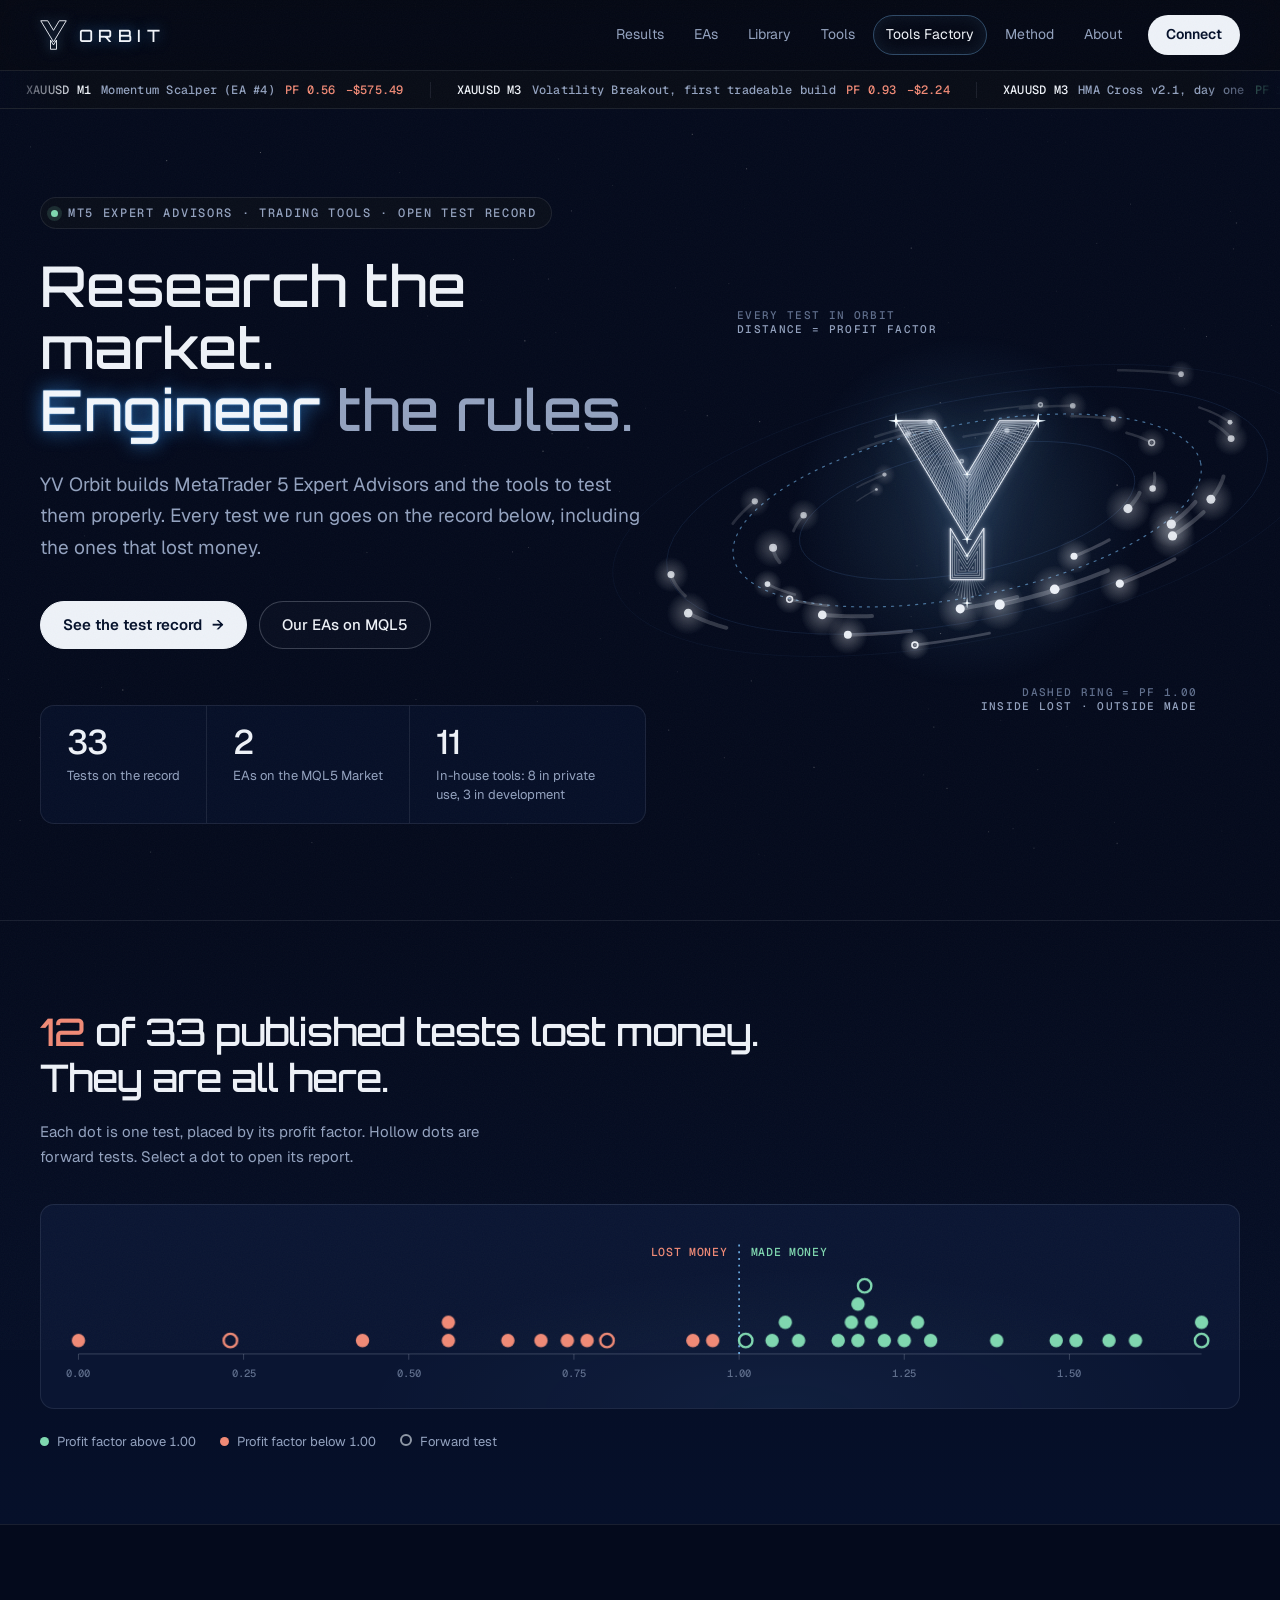
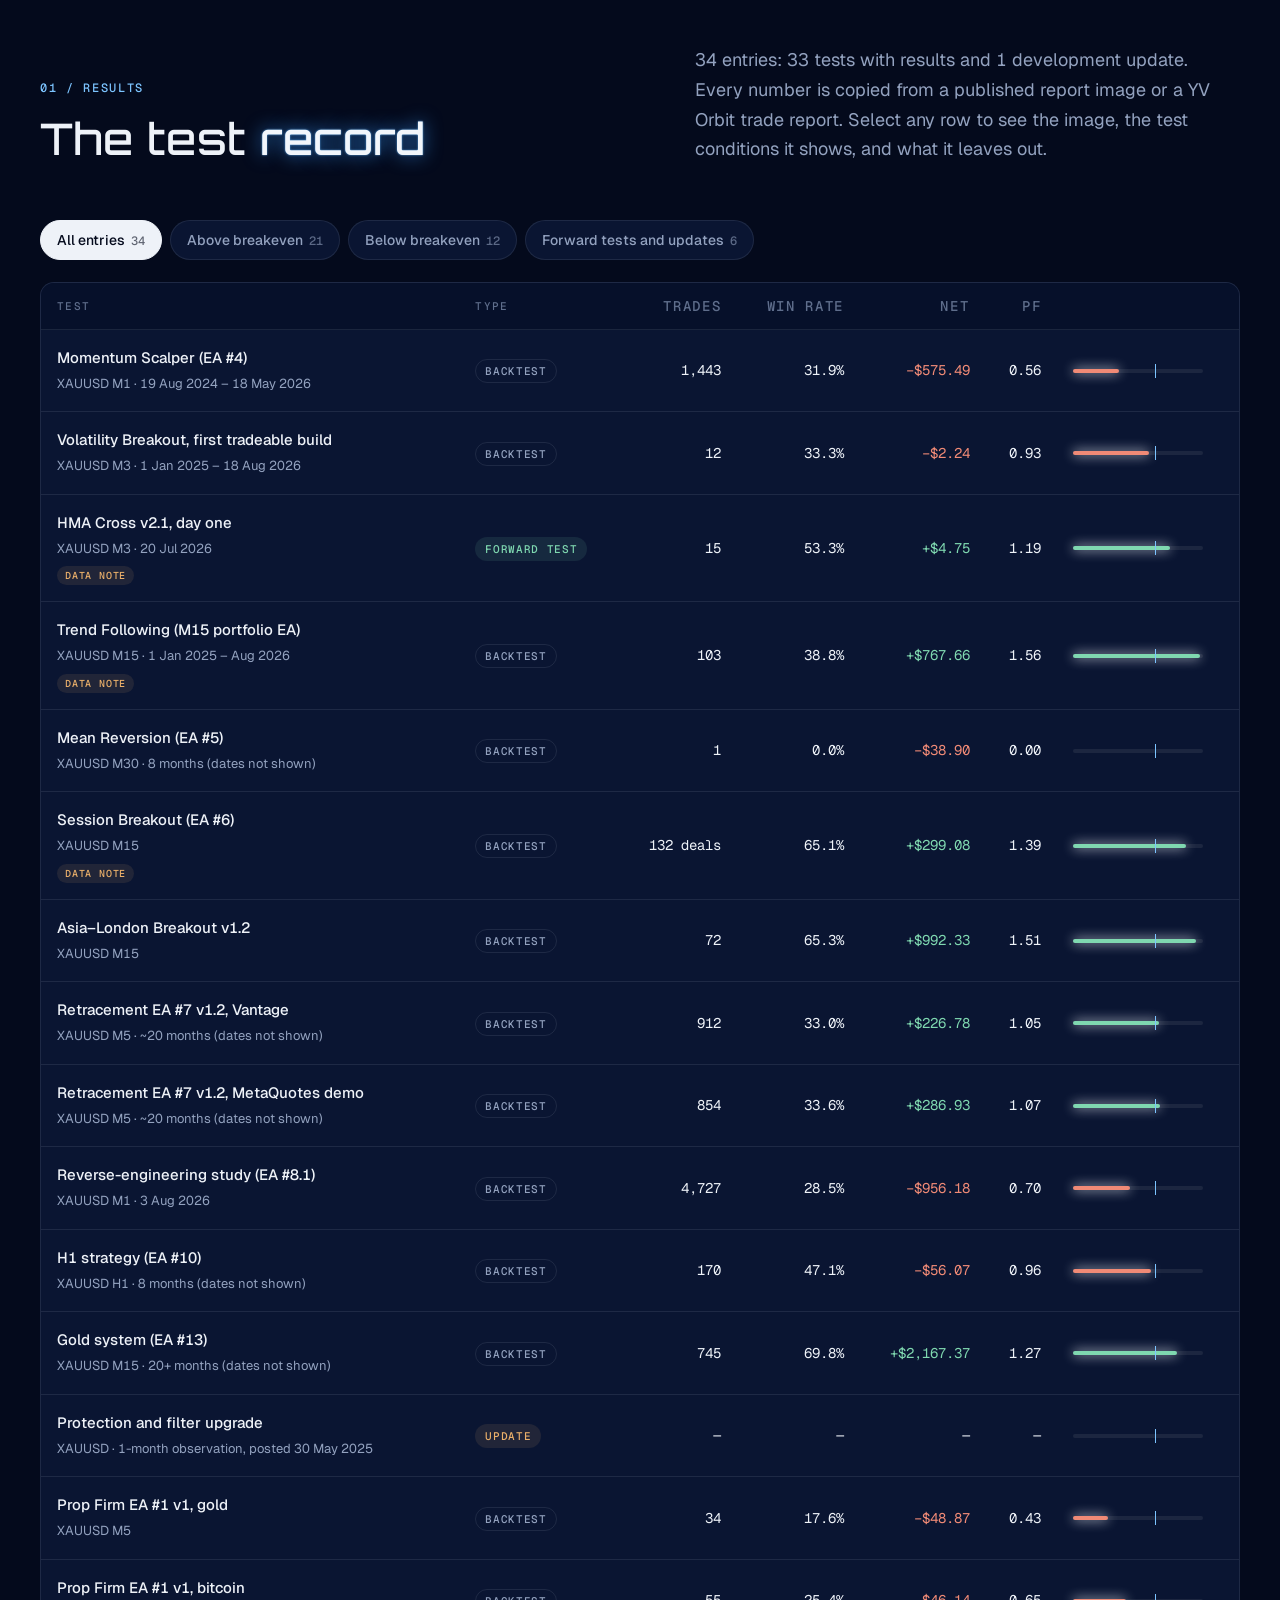
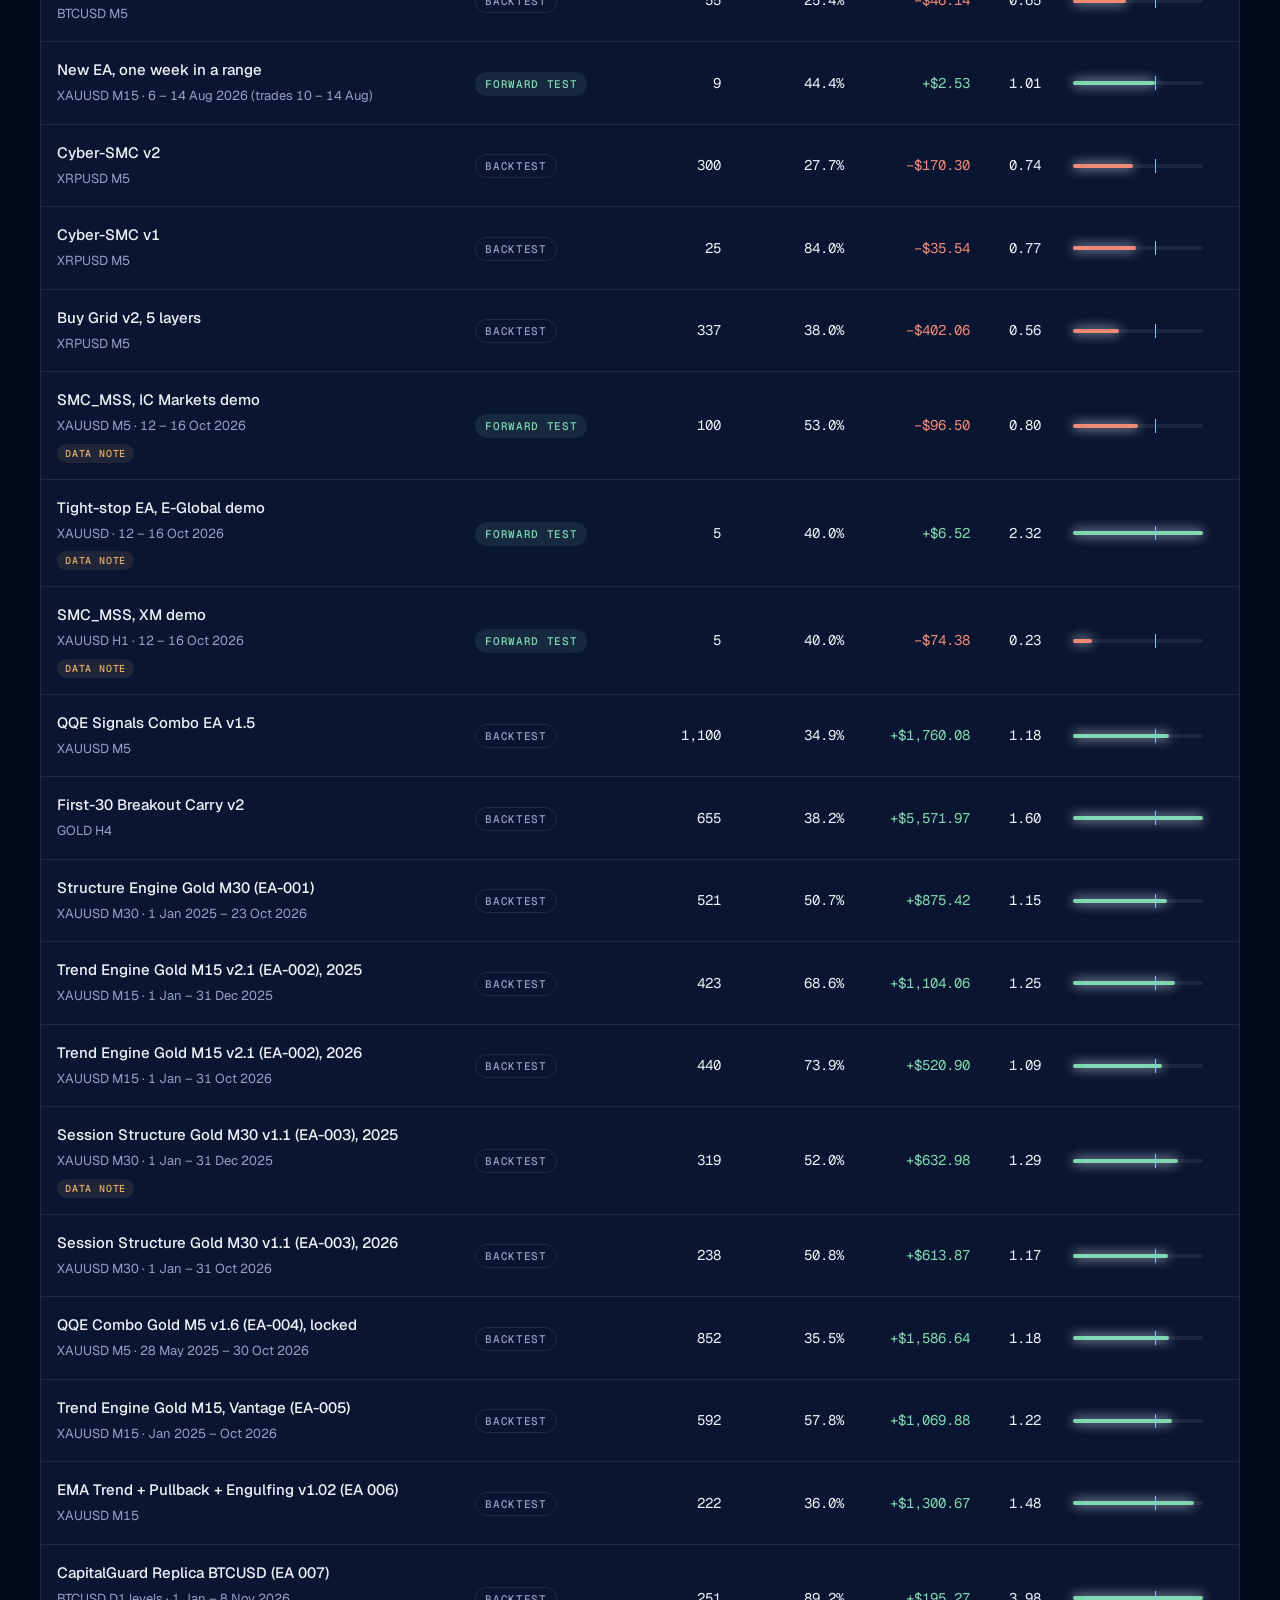
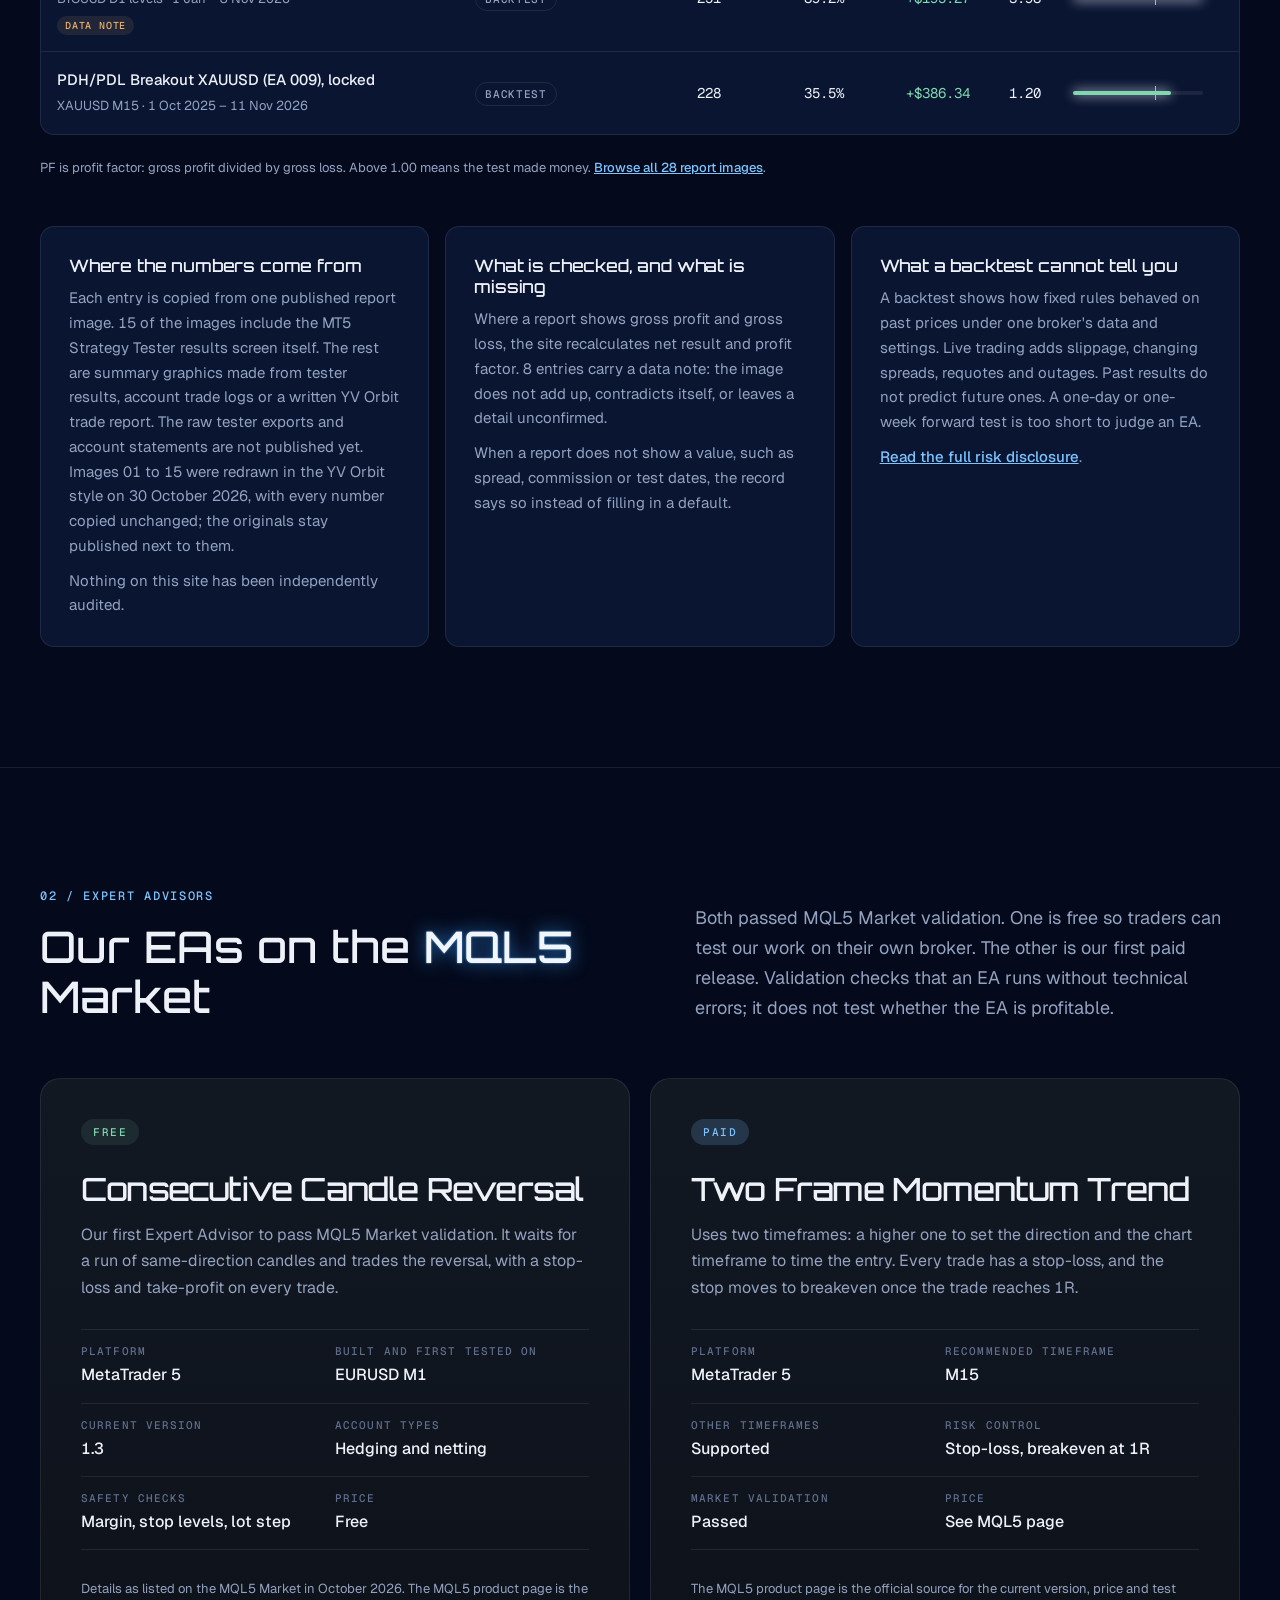
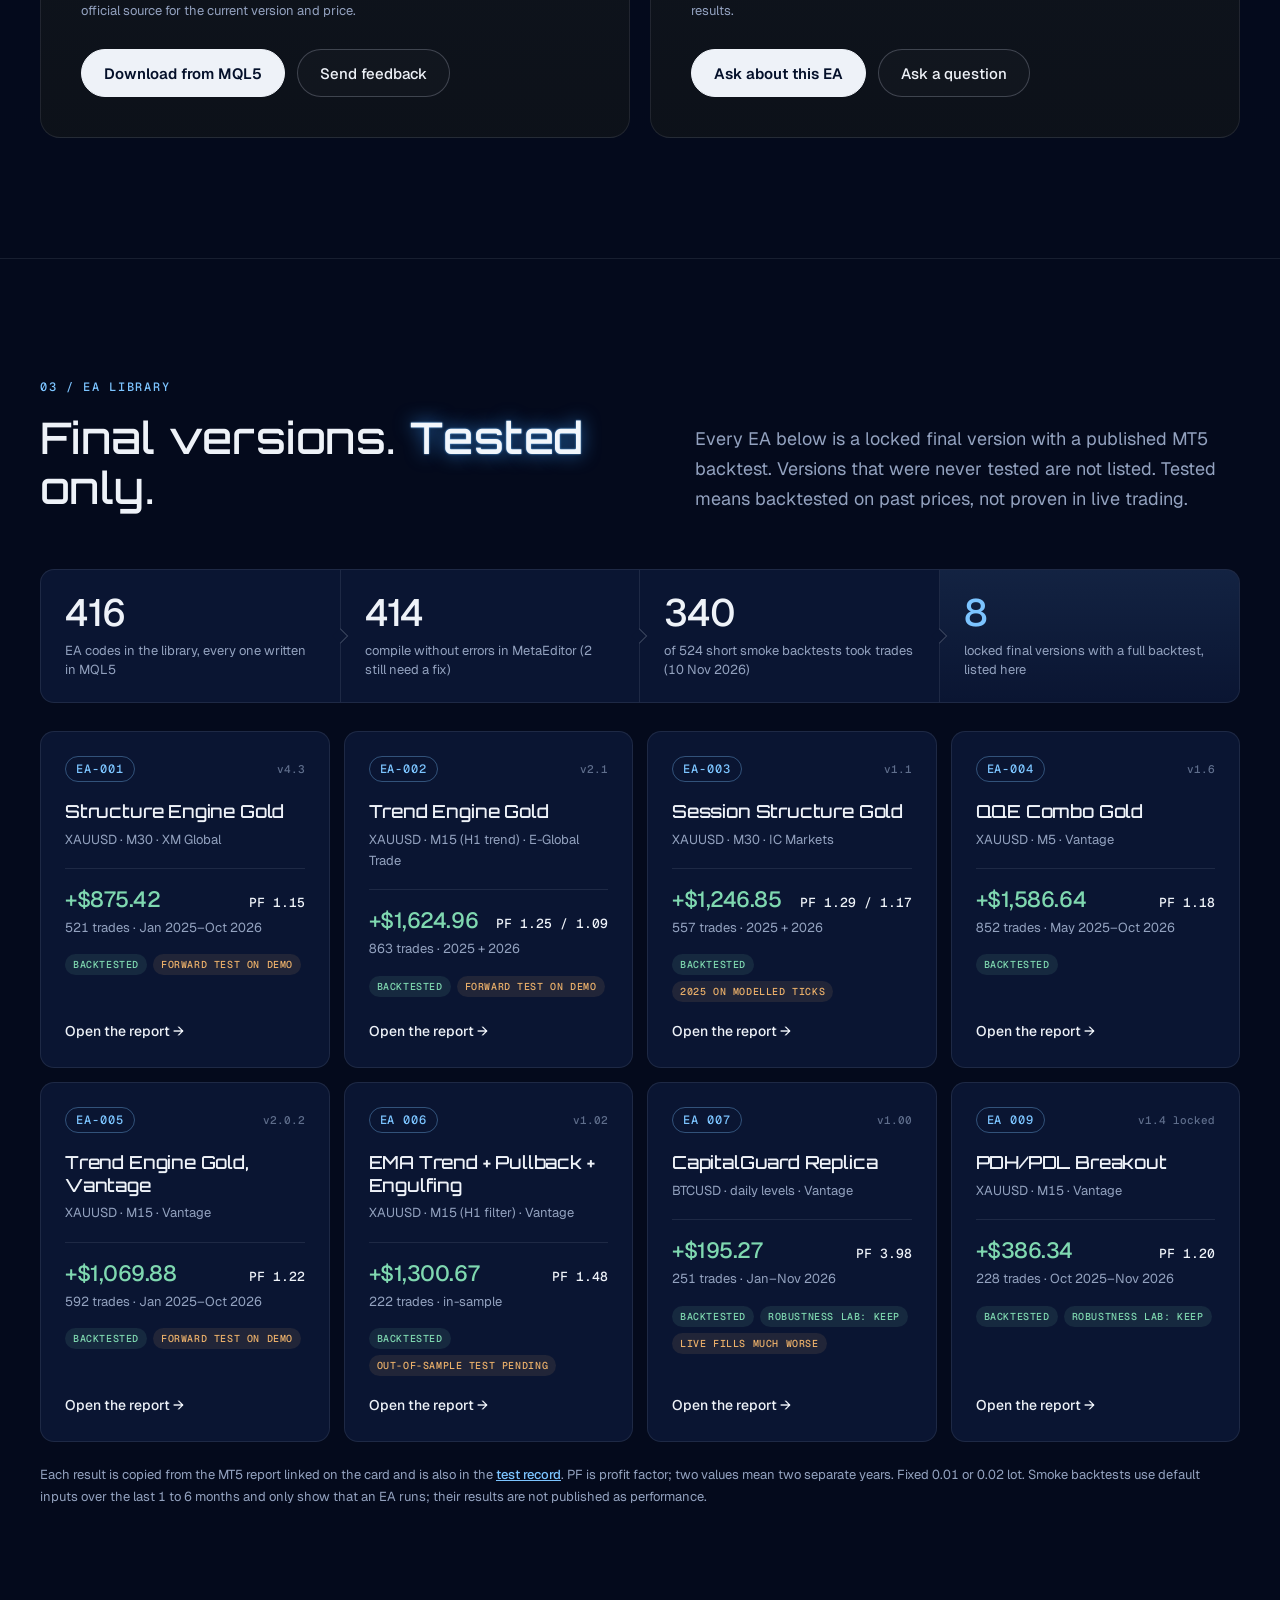
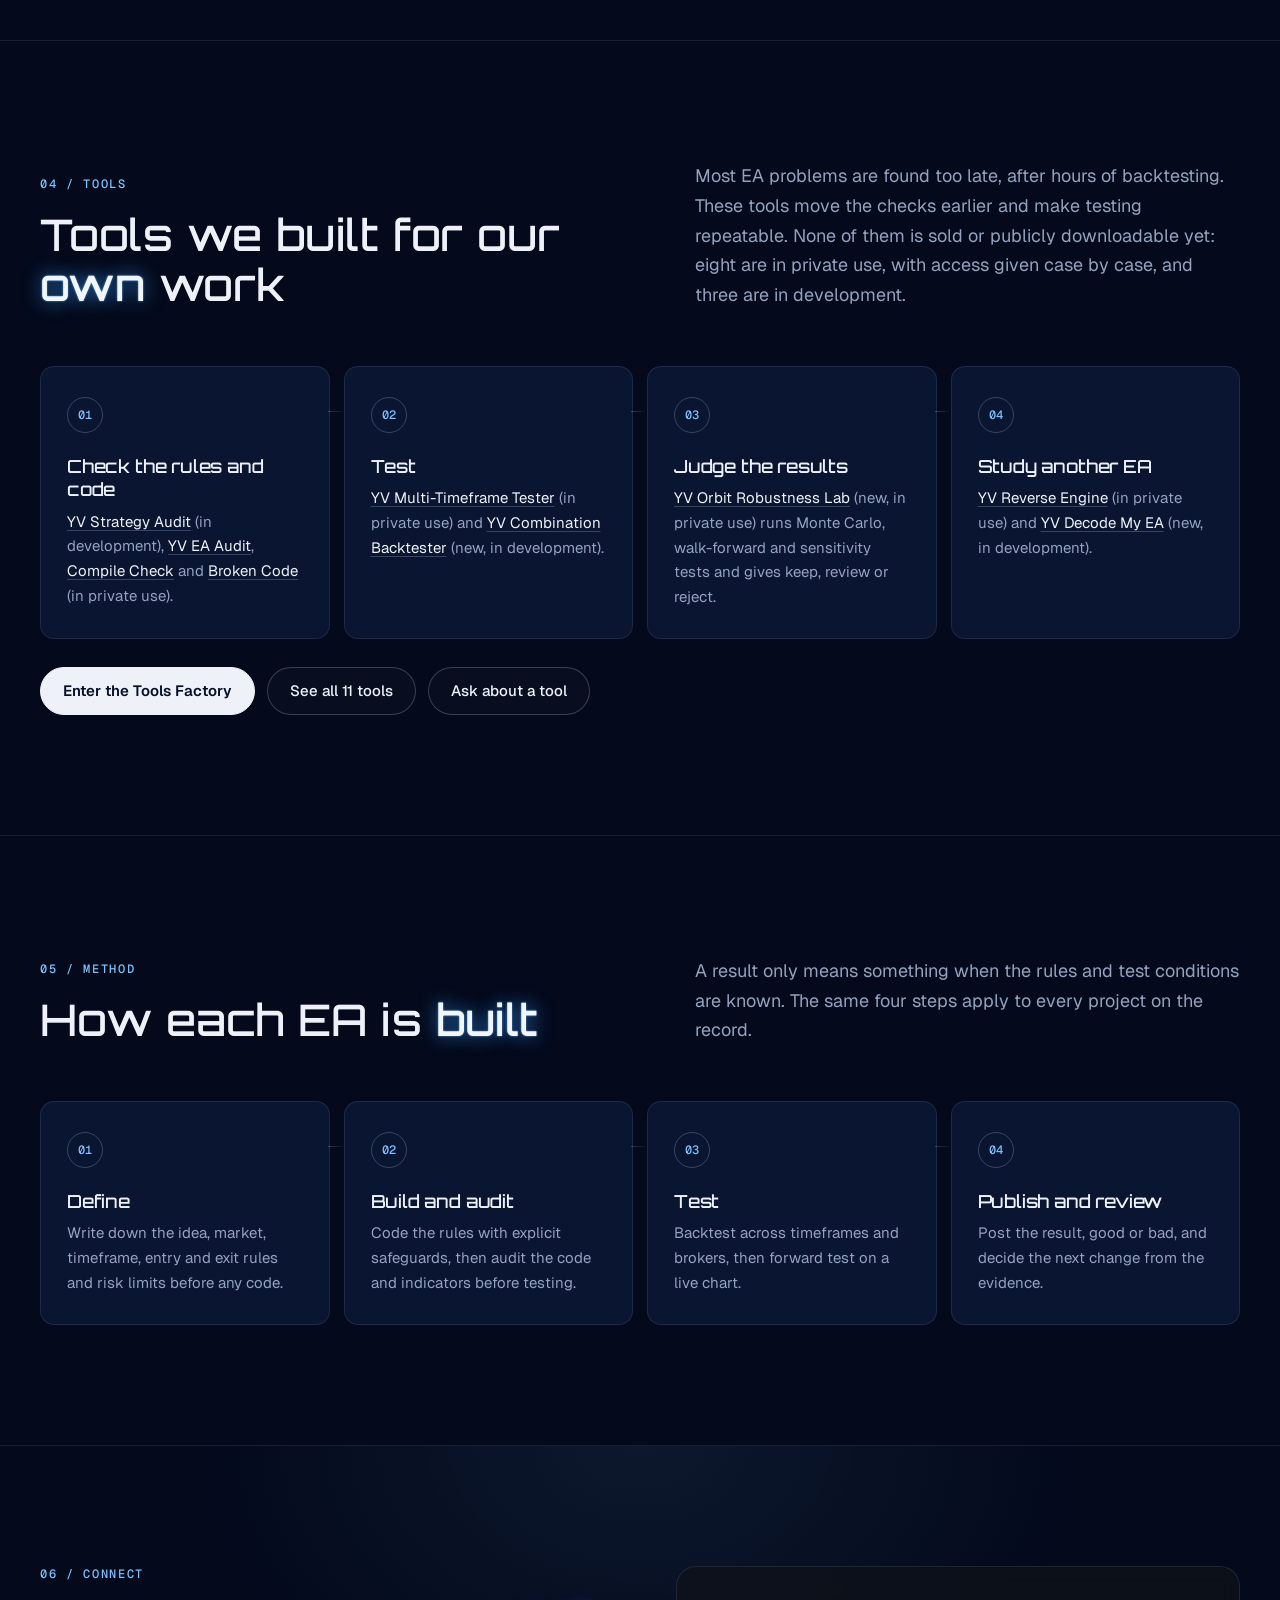
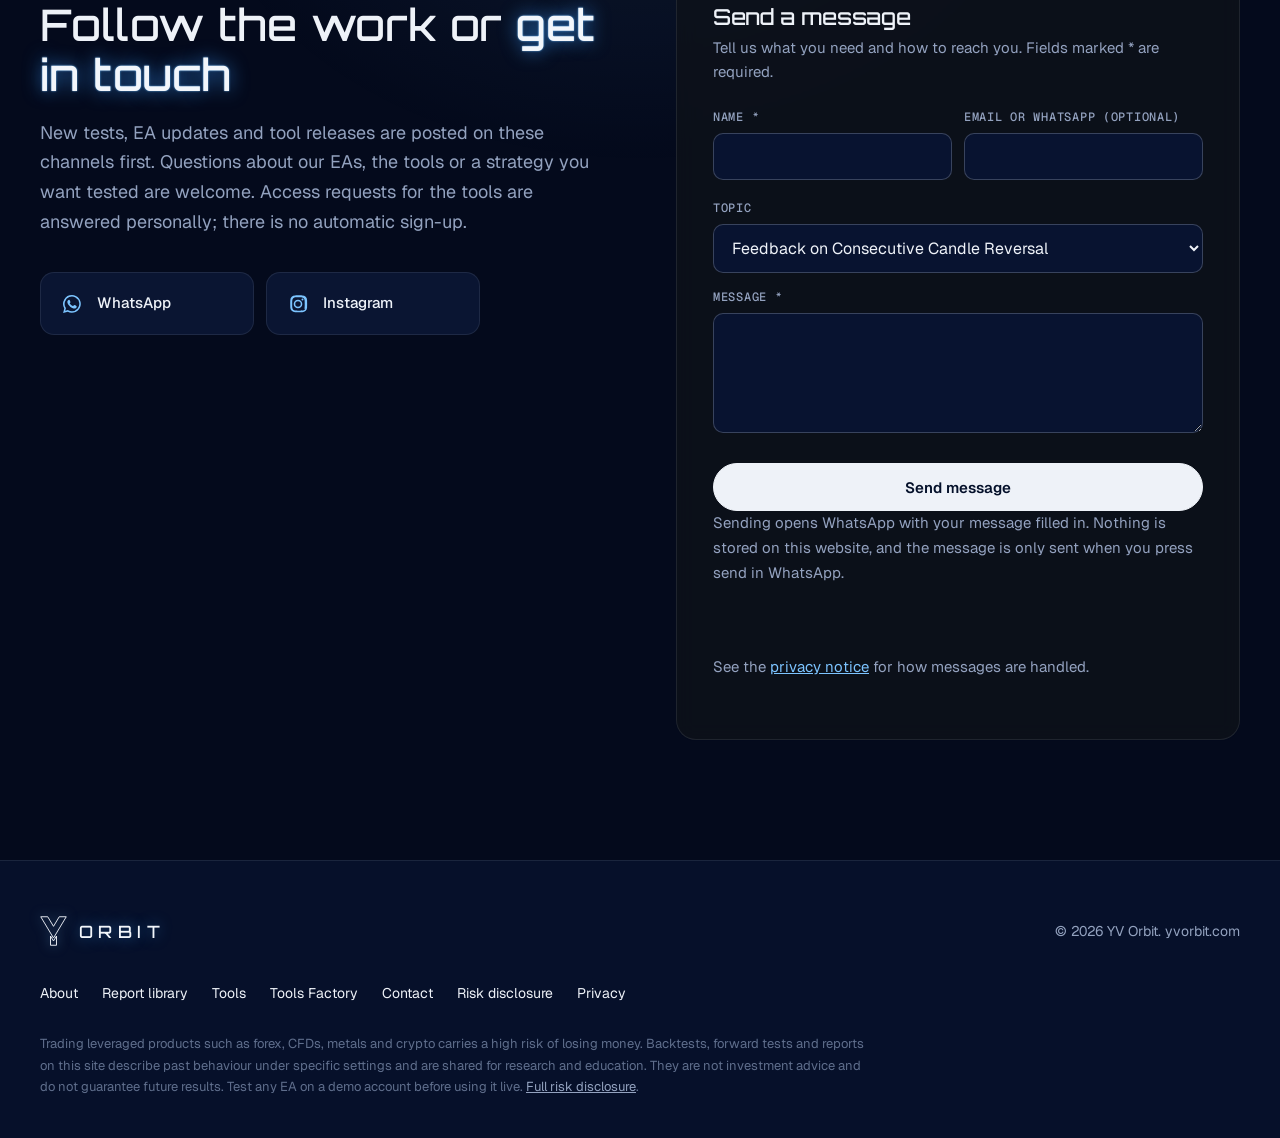
<file: index.html>
<!doctype html>
<html lang="en">
<head>
<meta charset="utf-8">
<meta name="viewport" content="width=device-width, initial-scale=1">
<meta name="theme-color" content="#040A1C">
<meta name="color-scheme" content="dark">
<script>document.documentElement.className+=" js"</script>
<title>YV Orbit | MT5 Expert Advisors &amp; Trading Research</title>
<meta name="description" content="Explore MT5 Expert Advisors, transparent backtest reports and trading research tools from YV Orbit. Review test conditions and results before testing any EA.">
<meta name="robots" content="index,follow">
<meta name="author" content="Krunal Chavda, YV Orbit">
<link rel="canonical" href="https://www.yvorbit.com/">
<meta property="og:type" content="website">
<meta property="og:url" content="https://www.yvorbit.com/">
<meta property="og:title" content="YV Orbit | Research the market. Engineer the rules.">
<meta property="og:description" content="MT5 Expert Advisors, trading tools and an open test record, including the losses.">
<meta property="og:image" content="https://www.yvorbit.com/assets/brand/og-image-2026.jpg">
<meta property="og:image:width" content="1200">
<meta property="og:image:height" content="630">
<meta property="og:image:alt" content="YV Orbit logo with the line Research the market. Engineer the rules.">
<meta property="og:site_name" content="YV Orbit">
<meta name="twitter:card" content="summary_large_image">
<script type="application/ld+json">{"@context":"https://schema.org","@graph":[{"@type":"Organization","@id":"https://www.yvorbit.com/#org","name":"YV Orbit","alternateName":["YVOrbit","YV Quant Labs","yvorbit.com"],"url":"https://www.yvorbit.com/","logo":"https://www.yvorbit.com/assets/brand/favicon-512.png","slogan":"Tested. Not promised.","description":"YV Orbit is an independent algorithmic trading research project from Ahmedabad, India, founded by Krunal Chavda. It builds and tests MetaTrader 5 Expert Advisors, publishes every test result including losses, and runs an in-house Tools Factory of MT5 testing tools.","founder":{"@id":"https://www.yvorbit.com/#founder"},"address":{"@type":"PostalAddress","addressLocality":"Ahmedabad","addressRegion":"Gujarat","addressCountry":"IN"},"sameAs":["https://www.tradingview.com/u/chavdakrunal/","https://x.com/krunalchav777","https://www.instagram.com/krunalchav777/","https://www.threads.net/@krunalchav777","https://github.com/tradertools0/yvorbit","https://www.mql5.com/en/market/product/200698"]},{"@type":"Person","@id":"https://www.yvorbit.com/#founder","name":"Krunal Chavda","jobTitle":"Founder, MT5 Expert Advisor developer and trading researcher","worksFor":{"@id":"https://www.yvorbit.com/#org"},"address":{"@type":"PostalAddress","addressLocality":"Ahmedabad","addressRegion":"Gujarat","addressCountry":"IN"},"knowsAbout":["MetaTrader 5","MQL5","Expert Advisors","Algorithmic trading","Backtesting","Pine Script","Indian capital markets"],"url":"https://www.yvorbit.com/about.html","sameAs":["https://www.tradingview.com/u/chavdakrunal/","https://x.com/krunalchav777","https://www.instagram.com/krunalchav777/","https://www.threads.net/@krunalchav777","https://github.com/tradertools0/yvorbit"]},{"@type":"WebSite","@id":"https://www.yvorbit.com/#site","name":"YV Orbit","url":"https://www.yvorbit.com/","publisher":{"@id":"https://www.yvorbit.com/#org"}}]}</script>
<link rel="icon" href="assets/brand/favicon.ico" sizes="any">
<link rel="icon" type="image/svg+xml" href="assets/brand/favicon.svg">
<link rel="apple-touch-icon" href="assets/brand/apple-touch-icon.png">
<link rel="manifest" href="site.webmanifest">
<link rel="preconnect" href="https://fonts.googleapis.com">
<link rel="preconnect" href="https://fonts.gstatic.com" crossorigin>
<link href="https://fonts.googleapis.com/css2?family=Geist:wght@400;500;600&family=Geist+Mono:wght@400;500&family=Orbitron:wght@400;500;600&display=swap" rel="stylesheet">
<link rel="stylesheet" href="assets/site.css">
</head>
<body>
<a class="skip" href="#top">Skip to content</a>

<header class="site-header">
  <div class="wrap nav">
    <a class="logo" href="#top" aria-label="YV Orbit home"><svg class="logo-sym" viewBox="28 20 144 160" aria-hidden="true"><path d="M32 24H69.3L100 75.2L130.7 24H168L100 137.3Z"/><path d="M84 126.7L100 153.3L116 126.7V176H84Z"/></svg><span class="logo-word">ORBIT</span></a>
    <button class="menu-toggle" type="button" aria-expanded="false" aria-controls="main-nav"><svg class="i-open" viewBox="0 0 24 24" fill="none" stroke="currentColor" stroke-width="2" aria-hidden="true"><path d="M4 7h16M4 12h16M4 17h16"/></svg><svg class="i-close" viewBox="0 0 24 24" fill="none" stroke="currentColor" stroke-width="2" aria-hidden="true"><path d="M6 6l12 12M18 6L6 18"/></svg>Menu</button>
    <nav class="navlinks" id="main-nav" aria-label="Main">
      <a href="#results">Results</a>
      <a href="#ea">EAs</a>
      <a href="#library">Library</a>
      <a href="tools.html">Tools</a>
      <a class="is-factory" href="factory.html">Tools Factory</a>
      <a href="#method">Method</a>
      <a href="about.html">About</a>
      <a class="nav-cta" href="#connect">Connect</a>
    </nav>
  </div>
</header>

<div class="tape" data-tape aria-hidden="true"></div>

<main id="top" tabindex="-1">

  <!-- HERO -->
  <section class="hero">
    <canvas class="hero-canvas" aria-hidden="true"></canvas>
    <div class="wrap hero-grid">
      <div>
        <p class="kicker">MT5 Expert Advisors · Trading tools · Open test record</p>
        <h1>Research the market.<span class="line2"><em>Engineer</em> the rules.</span></h1>
        <p class="lede">YV Orbit builds MetaTrader 5 Expert Advisors and the tools to test them properly. Every test we run goes on the record below, including the ones that lost money.</p>
        <div class="actions">
          <a class="btn solid" href="#results">See the test record <span class="arr" aria-hidden="true">&rarr;</span></a>
          <a class="btn" href="#ea">Our EAs on MQL5</a>
        </div>
        <div class="hero-stats">
          <div><strong data-n-tests>23</strong>Tests on the record</div>
          <div><strong>2</strong>EAs on the MQL5 Market</div>
          <div><strong>11</strong>In-house tools: 8 in private use, 3 in development</div>
        </div>
      </div>
      <div class="hero-mark" aria-hidden="true">
        <img class="mark-holo" src="assets/brand/yv-holo-symbol.svg" alt="">
        <div class="hud tl">Every test in orbit<br><b>Distance = profit factor</b></div>
        <div class="hud br">Dashed ring = PF 1.00<br><b>inside lost · outside made</b></div>
      </div>
    </div>
  </section>

  <!-- RECORD STRIP (signature) -->
  <section class="record" aria-labelledby="record-title">
    <div class="wrap">
      <div class="record-top">
        <h2 id="record-title"><span data-n-loss>12</span> of <span data-n-tests>23</span> published tests lost money. They are all here.</h2>
        <p>Each dot is one test, placed by its profit factor. Hollow dots are forward tests. Select a dot to open its report.</p>
      </div>
      <div class="strip" data-strip><div class="tip" role="status"></div></div>
      <div class="legend">
        <span><i style="background:var(--pos)"></i>Profit factor above 1.00</span>
        <span><i style="background:var(--neg)"></i>Profit factor below 1.00</span>
        <span><i style="border:2.5px solid var(--d-muted);width:12px;height:12px"></i>Forward test</span>
      </div>
    </div>
  </section>

  <!-- RESULTS LEDGER -->
  <section class="block" id="results">
    <div class="wrap">
      <div class="block-head">
        <div><span class="eyebrow">01 / Results</span>
        <h2 class="display">The test <em>record</em></h2></div>
        <p class="lede"><span data-n-entries>24</span> entries: <span data-n-tests>23</span> tests with results and <span data-n-updates>1</span> development update. Every number is copied from a published report image or a YV Orbit trade report. Select any row to see the image, the test conditions it shows, and what it leaves out.</p>
      </div>

      <div class="filters" role="group" aria-label="Filter tests">
        <button class="filter" type="button" data-filter="all" aria-pressed="true">All entries<span class="count"></span></button>
        <button class="filter" type="button" data-filter="win" aria-pressed="false">Above breakeven<span class="count"></span></button>
        <button class="filter" type="button" data-filter="loss" aria-pressed="false">Below breakeven<span class="count"></span></button>
        <button class="filter" type="button" data-filter="forward" aria-pressed="false">Forward tests and updates<span class="count"></span></button>
      </div>

      <table class="ledger">
        <thead>
          <tr>
            <th scope="col">Test</th>
            <th scope="col">Type</th>
            <th scope="col" class="num hide-s">Trades</th>
            <th scope="col" class="num hide-m">Win rate</th>
            <th scope="col" class="num">Net</th>
            <th scope="col" class="num hide-s">PF</th>
            <th scope="col"><span class="sr-only">Profit factor bar, line marks 1.00</span></th>
          </tr>
        </thead>
        <tbody data-ledger></tbody>
      </table>
      <p class="ledger-empty" data-ledger-empty hidden>No entries match this filter.</p>

      <p class="fine ledger-note">PF is profit factor: gross profit divided by gross loss. Above 1.00 means the test made money. <a href="evidence.html">Browse all <span data-n-images>18</span> report images</a>.</p>

      <div class="read-guide" id="how-to-read">
        <div>
          <h3>Where the numbers come from</h3>
          <p>Each entry is copied from one published report image. <span data-n-tester>6</span> of the images include the MT5 Strategy Tester results screen itself. The rest are summary graphics made from tester results, account trade logs or a written YV Orbit trade report. The raw tester exports and account statements are not published yet. Images 01 to 15 were redrawn in the YV Orbit style on 30 October 2026, with every number copied unchanged; the originals stay published next to them.</p>
          <p>Nothing on this site has been independently audited.</p>
        </div>
        <div>
          <h3>What is checked, and what is missing</h3>
          <p>Where a report shows gross profit and gross loss, the site recalculates net result and profit factor. <span data-n-flag>6</span> entries carry a data note: the image does not add up, contradicts itself, or leaves a detail unconfirmed.</p>
          <p>When a report does not show a value, such as spread, commission or test dates, the record says so instead of filling in a default.</p>
        </div>
        <div>
          <h3>What a backtest cannot tell you</h3>
          <p>A backtest shows how fixed rules behaved on past prices under one broker's data and settings. Live trading adds slippage, changing spreads, requotes and outages. Past results do not predict future ones. A one-day or one-week forward test is too short to judge an EA.</p>
          <p><a href="risk.html">Read the full risk disclosure</a>.</p>
        </div>
      </div>
    </div>
  </section>

  <!-- EAs ON MQL5 -->
  <section class="block" id="ea">
    <div class="wrap">
      <div class="block-head">
        <div><span class="eyebrow">02 / Expert Advisors</span>
        <h2 class="display">Our EAs on the <em>MQL5</em> Market</h2></div>
        <p class="lede">Both passed MQL5 Market validation. One is free so traders can test our work on their own broker. The other is our first paid release. Validation checks that an EA runs without technical errors; it does not test whether the EA is profitable.</p>
      </div>

      <div class="eas">
        <article class="ea-card">
          <span class="badge free">Free</span>
          <h3>Consecutive Candle Reversal</h3>
          <p>Our first Expert Advisor to pass MQL5 Market validation. It waits for a run of same-direction candles and trades the reversal, with a stop-loss and take-profit on every trade.</p>
          <dl class="ea-facts">
            <div><dt>Platform</dt><dd>MetaTrader 5</dd></div>
            <div><dt>Built and first tested on</dt><dd>EURUSD M1</dd></div>
            <div><dt>Current version</dt><dd>1.3</dd></div>
            <div><dt>Account types</dt><dd>Hedging and netting</dd></div>
            <div><dt>Safety checks</dt><dd>Margin, stop levels, lot step</dd></div>
            <div><dt>Price</dt><dd>Free</dd></div>
          </dl>
          <p class="card-note">Details as listed on the MQL5 Market in October 2026. The MQL5 product page is the official source for the current version and price.</p>
          <div class="actions">
            <a class="btn solid" href="https://www.mql5.com/en/market/product/200698" data-mql5 target="_blank" rel="noopener noreferrer">Download from MQL5</a>
            <a class="btn" href="#connect" data-request="Feedback on Consecutive Candle Reversal">Send feedback</a>
          </div>
        </article>

        <article class="ea-card">
          <span class="badge paid">Paid</span>
          <h3>Two Frame Momentum Trend</h3>
          <p>Uses two timeframes: a higher one to set the direction and the chart timeframe to time the entry. Every trade has a stop-loss, and the stop moves to breakeven once the trade reaches 1R.</p>
          <dl class="ea-facts">
            <div><dt>Platform</dt><dd>MetaTrader 5</dd></div>
            <div><dt>Recommended timeframe</dt><dd>M15</dd></div>
            <div><dt>Other timeframes</dt><dd>Supported</dd></div>
            <div><dt>Risk control</dt><dd>Stop-loss, breakeven at 1R</dd></div>
            <div><dt>Market validation</dt><dd>Passed</dd></div>
            <div><dt>Price</dt><dd>See MQL5 page</dd></div>
          </dl>
          <p class="card-note">The MQL5 product page is the official source for the current version, price and test results.</p>
          <div class="actions">
            <a class="btn solid" href="#connect" data-mql5-2 target="_blank" rel="noopener noreferrer">View on MQL5</a>
            <a class="btn" href="#connect" data-request="Question about Two Frame Momentum Trend">Ask a question</a>
          </div>
        </article>
      </div>
    </div>
  </section>


  <!-- EA LIBRARY (final locked versions, tested only) -->
  <section class="block" id="library">
    <div class="wrap">
      <div class="block-head">
        <div><span class="eyebrow">03 / EA Library</span>
        <h2 class="display">Final versions. <em>Tested</em> only.</h2></div>
        <p class="lede">Every EA below is a locked final version with a published MT5 backtest. Versions that were never tested are not listed. Tested means backtested on past prices, not proven in live trading.</p>
      </div>

      <div class="funnel" aria-label="How the library is checked">
        <div><strong>416</strong><span>EA codes in the library, every one written in MQL5</span></div>
        <div><strong>414</strong><span>compile without errors in MetaEditor (2 still need a fix)</span></div>
        <div><strong>340</strong><span>of 524 short smoke backtests took trades (10 Nov 2026)</span></div>
        <div><strong>8</strong><span>locked final versions with a full backtest, listed here</span></div>
      </div>

      <div class="lib-grid">
          <article class="lib-card">
            <div class="lib-top"><span class="lib-id">EA-001</span><span class="lib-ver">v4.3</span></div>
            <h3>Structure Engine Gold</h3>
            <p class="lib-meta">XAUUSD · M30 · XM Global</p>
            <div class="lib-res"><strong class="pos">+$875.42</strong><span>PF 1.15</span></div>
            <p class="lib-meta">521 trades · Jan 2025–Oct 2026</p>
            <div class="chips"><span class="chip ok">Backtested</span><span class="chip warn">Forward test on demo</span></div>
            <a class="lib-link" href="#record-19">Open the report <span aria-hidden="true">&rarr;</span></a>
          </article>
          <article class="lib-card">
            <div class="lib-top"><span class="lib-id">EA-002</span><span class="lib-ver">v2.1</span></div>
            <h3>Trend Engine Gold</h3>
            <p class="lib-meta">XAUUSD · M15 (H1 trend) · E-Global Trade</p>
            <div class="lib-res"><strong class="pos">+$1,624.96</strong><span>PF 1.25 / 1.09</span></div>
            <p class="lib-meta">863 trades · 2025 + 2026</p>
            <div class="chips"><span class="chip ok">Backtested</span><span class="chip warn">Forward test on demo</span></div>
            <a class="lib-link" href="#record-20">Open the report <span aria-hidden="true">&rarr;</span></a>
          </article>
          <article class="lib-card">
            <div class="lib-top"><span class="lib-id">EA-003</span><span class="lib-ver">v1.1</span></div>
            <h3>Session Structure Gold</h3>
            <p class="lib-meta">XAUUSD · M30 · IC Markets</p>
            <div class="lib-res"><strong class="pos">+$1,246.85</strong><span>PF 1.29 / 1.17</span></div>
            <p class="lib-meta">557 trades · 2025 + 2026</p>
            <div class="chips"><span class="chip ok">Backtested</span><span class="chip warn">2025 on modelled ticks</span></div>
            <a class="lib-link" href="#record-22">Open the report <span aria-hidden="true">&rarr;</span></a>
          </article>
          <article class="lib-card">
            <div class="lib-top"><span class="lib-id">EA-004</span><span class="lib-ver">v1.6</span></div>
            <h3>QQE Combo Gold</h3>
            <p class="lib-meta">XAUUSD · M5 · Vantage</p>
            <div class="lib-res"><strong class="pos">+$1,586.64</strong><span>PF 1.18</span></div>
            <p class="lib-meta">852 trades · May 2025–Oct 2026</p>
            <div class="chips"><span class="chip ok">Backtested</span></div>
            <a class="lib-link" href="#record-24">Open the report <span aria-hidden="true">&rarr;</span></a>
          </article>
          <article class="lib-card">
            <div class="lib-top"><span class="lib-id">EA-005</span><span class="lib-ver">v2.0.2</span></div>
            <h3>Trend Engine Gold, Vantage</h3>
            <p class="lib-meta">XAUUSD · M15 · Vantage</p>
            <div class="lib-res"><strong class="pos">+$1,069.88</strong><span>PF 1.22</span></div>
            <p class="lib-meta">592 trades · Jan 2025–Oct 2026</p>
            <div class="chips"><span class="chip ok">Backtested</span><span class="chip warn">Forward test on demo</span></div>
            <a class="lib-link" href="#record-25">Open the report <span aria-hidden="true">&rarr;</span></a>
          </article>
          <article class="lib-card">
            <div class="lib-top"><span class="lib-id">EA 006</span><span class="lib-ver">v1.02</span></div>
            <h3>EMA Trend + Pullback + Engulfing</h3>
            <p class="lib-meta">XAUUSD · M15 (H1 filter) · Vantage</p>
            <div class="lib-res"><strong class="pos">+$1,300.67</strong><span>PF 1.48</span></div>
            <p class="lib-meta">222 trades · in-sample</p>
            <div class="chips"><span class="chip ok">Backtested</span><span class="chip warn">Out-of-sample test pending</span></div>
            <a class="lib-link" href="#record-26">Open the report <span aria-hidden="true">&rarr;</span></a>
          </article>
          <article class="lib-card">
            <div class="lib-top"><span class="lib-id">EA 007</span><span class="lib-ver">v1.00</span></div>
            <h3>CapitalGuard Replica</h3>
            <p class="lib-meta">BTCUSD · daily levels · Vantage</p>
            <div class="lib-res"><strong class="pos">+$195.27</strong><span>PF 3.98</span></div>
            <p class="lib-meta">251 trades · Jan–Nov 2026</p>
            <div class="chips"><span class="chip ok">Backtested</span><span class="chip ok">Robustness Lab: KEEP</span><span class="chip warn">Live fills much worse</span></div>
            <a class="lib-link" href="#record-27">Open the report <span aria-hidden="true">&rarr;</span></a>
          </article>
          <article class="lib-card">
            <div class="lib-top"><span class="lib-id">EA 009</span><span class="lib-ver">v1.4 locked</span></div>
            <h3>PDH/PDL Breakout</h3>
            <p class="lib-meta">XAUUSD · M15 · Vantage</p>
            <div class="lib-res"><strong class="pos">+$386.34</strong><span>PF 1.20</span></div>
            <p class="lib-meta">228 trades · Oct 2025–Nov 2026</p>
            <div class="chips"><span class="chip ok">Backtested</span><span class="chip ok">Robustness Lab: KEEP</span></div>
            <a class="lib-link" href="#record-28">Open the report <span aria-hidden="true">&rarr;</span></a>
          </article>
      </div>
      <p class="fine ledger-note">Each result is copied from the MT5 report linked on the card and is also in the <a href="#results">test record</a>. PF is profit factor; two values mean two separate years. Fixed 0.01 or 0.02 lot. Smoke backtests use default inputs over the last 1 to 6 months and only show that an EA runs; their results are not published as performance.</p>
    </div>
  </section>

  <!-- TOOLS -->
  <section class="block" id="tools">
    <div class="wrap">
      <div class="block-head">
        <div><span class="eyebrow">04 / Tools</span>
        <h2 class="display">Tools we built for our <em>own</em> work</h2></div>
        <p class="lede">Most EA problems are found too late, after hours of backtesting. These tools move the checks earlier and make testing repeatable. None of them is sold or publicly downloadable yet: eight are in private use, with access given case by case, and three are in development.</p>
      </div>
      <div class="steps">
        <div class="step"><h3>Check the rules and code</h3><p><a href="tools.html#strategy-audit">YV Strategy Audit</a> (in development), <a href="tools.html#ea-audit">YV EA Audit</a>, <a href="tools.html#compile-check">Compile Check</a> and <a href="tools.html#broken-code">Broken Code</a> (in private use).</p></div>
        <div class="step"><h3>Test</h3><p><a href="tools.html#multitf-tester">YV Multi-Timeframe Tester</a> (in private use) and <a href="tools.html#combination-backtester">YV Combination Backtester</a> (new, in development).</p></div>
        <div class="step"><h3>Judge the results</h3><p><a href="tools.html#robustness-lab">YV Orbit Robustness Lab</a> (new, in private use) runs Monte Carlo, walk-forward and sensitivity tests and gives keep, review or reject.</p></div>
        <div class="step"><h3>Study another EA</h3><p><a href="tools.html#reverse-engine">YV Reverse Engine</a> (in private use) and <a href="tools.html#decode-my-ea">YV Decode My EA</a> (new, in development).</p></div>
      </div>
      <div class="actions" style="margin-top:28px">
        <a class="btn solid" href="factory.html">Enter the Tools Factory</a>
        <a class="btn" href="tools.html">See all 11 tools</a>
        <a class="btn" href="#connect">Ask about a tool</a>
      </div>
    </div>
  </section>

  <!-- METHOD -->
  <section class="block" id="method">
    <div class="wrap">
      <div class="block-head">
        <div><span class="eyebrow">05 / Method</span>
        <h2 class="display">How each EA is <em>built</em></h2></div>
        <p class="lede">A result only means something when the rules and test conditions are known. The same four steps apply to every project on the record.</p>
      </div>
      <div class="steps">
        <div class="step"><h3>Define</h3><p>Write down the idea, market, timeframe, entry and exit rules and risk limits before any code.</p></div>
        <div class="step"><h3>Build and audit</h3><p>Code the rules with explicit safeguards, then audit the code and indicators before testing.</p></div>
        <div class="step"><h3>Test</h3><p>Backtest across timeframes and brokers, then forward test on a live chart.</p></div>
        <div class="step"><h3>Publish and review</h3><p>Post the result, good or bad, and decide the next change from the evidence.</p></div>
      </div>
    </div>
  </section>

  <!-- CONNECT -->
  <section class="connect" id="connect">
    <div class="wrap connect-grid">
      <div>
        <div><span class="eyebrow">06 / Connect</span>
        <h2 class="display" id="contact">Follow the work or <em>get in touch</em></h2></div>
        <p class="lede">New tests, EA updates and tool releases are posted on these channels first. Questions about our EAs, the tools or a strategy you want tested are welcome. Access requests for the tools are answered personally; there is no automatic sign-up.</p>
        <div class="socials" data-socials></div>
      </div>

      <form class="form" id="contact-form" novalidate>
        <h3>Send a message</h3>
        <p>Tell us what you need and how to reach you. Fields marked * are required.</p>
        <div class="form-row">
          <div class="field"><label for="f-name">Name *</label><input type="text" id="f-name" name="name" autocomplete="name" required aria-describedby="e-name"><span class="field-error" id="e-name" aria-live="polite"></span></div>
          <div class="field"><label for="f-reply">Email or WhatsApp (optional)</label><input type="text" id="f-reply" name="reply" autocomplete="email" inputmode="email" aria-describedby="e-reply"><span class="field-error" id="e-reply" aria-live="polite"></span></div>
        </div>
        <div class="field">
          <label for="f-topic">Topic</label>
          <select id="f-topic" name="topic">
            <option>Feedback on Consecutive Candle Reversal</option>
            <option>Question about Two Frame Momentum Trend</option>
            <option>Access to YV EA Audit</option>
            <option>Access to YV Multi-Timeframe Tester</option>
            <option>Access to YV Reverse Engine</option>
            <option>Question about YV Strategy Audit</option>
            <option>Question about YV Combination Backtester</option>
            <option>Question about YV Orbit Robustness Lab</option>
            <option>Question about YV Decode My EA</option>
            <option>Custom EA or strategy testing</option>
            <option>Broker or IB collaboration</option>
            <option>Something else</option>
          </select>
        </div>
        <div class="field"><label for="f-message">Message *</label><textarea id="f-message" name="message" required aria-describedby="e-message"></textarea><span class="field-error" id="e-message" aria-live="polite"></span></div>
        <button class="btn solid" type="submit">Send message</button>
        <p class="form-route" data-form-route></p>
        <p class="form-msg" role="status" aria-live="polite"></p>
        <p class="form-route">See the <a href="privacy.html">privacy notice</a> for how messages are handled.</p>
      </form>
    </div>
  </section>
</main>

<footer class="site-footer">
  <div class="wrap">
    <div class="footer-row">
      <a class="logo" href="#top" aria-label="YV Orbit, back to top"><svg class="logo-sym" viewBox="28 20 144 160" aria-hidden="true"><path d="M32 24H69.3L100 75.2L130.7 24H168L100 137.3Z"/><path d="M84 126.7L100 153.3L116 126.7V176H84Z"/></svg><span class="logo-word">ORBIT</span></a>
      <span>© <span data-year>2026</span> YV Orbit. yvorbit.com</span>
    </div>
    <ul class="footer-links">
      <li><a href="about.html">About</a></li>
      <li><a href="evidence.html">Report library</a></li>
      <li><a href="tools.html">Tools</a></li><li><a href="factory.html">Tools Factory</a></li>
      <li><a href="#connect">Contact</a></li>
      <li><a href="risk.html">Risk disclosure</a></li>
      <li><a href="privacy.html">Privacy</a></li>
    </ul>
    <p class="risk">Trading leveraged products such as forex, CFDs, metals and crypto carries a high risk of losing money. Backtests, forward tests and reports on this site describe past behaviour under specific settings and are shared for research and education. They are not investment advice and do not guarantee future results. Test any EA on a demo account before using it live. <a href="risk.html" style="color:var(--ivory)">Full risk disclosure</a>.</p>
  </div>
</footer>

<div class="lightbox" role="dialog" aria-modal="true" aria-label="Test report">
  <button class="close" type="button" aria-label="Close report">&times;</button>
  <figure><img alt=""><figcaption></figcaption></figure>
</div>

<script src="assets/config.js"></script>
<script src="assets/records.js"></script>
<script src="assets/site.js"></script>
<script src="assets/fx.js"></script>
<script src="assets/orbit-bg.js"></script>
<script>
(function(){
  var t=new URLSearchParams(location.search).get('topic'),sel=document.getElementById('f-topic');
  if(!t||!sel)return;
  for(var i=0;i<sel.options.length;i++){if(sel.options[i].text===t){sel.selectedIndex=i;break;}}
})();
</script>
</body>
</html>
</file>
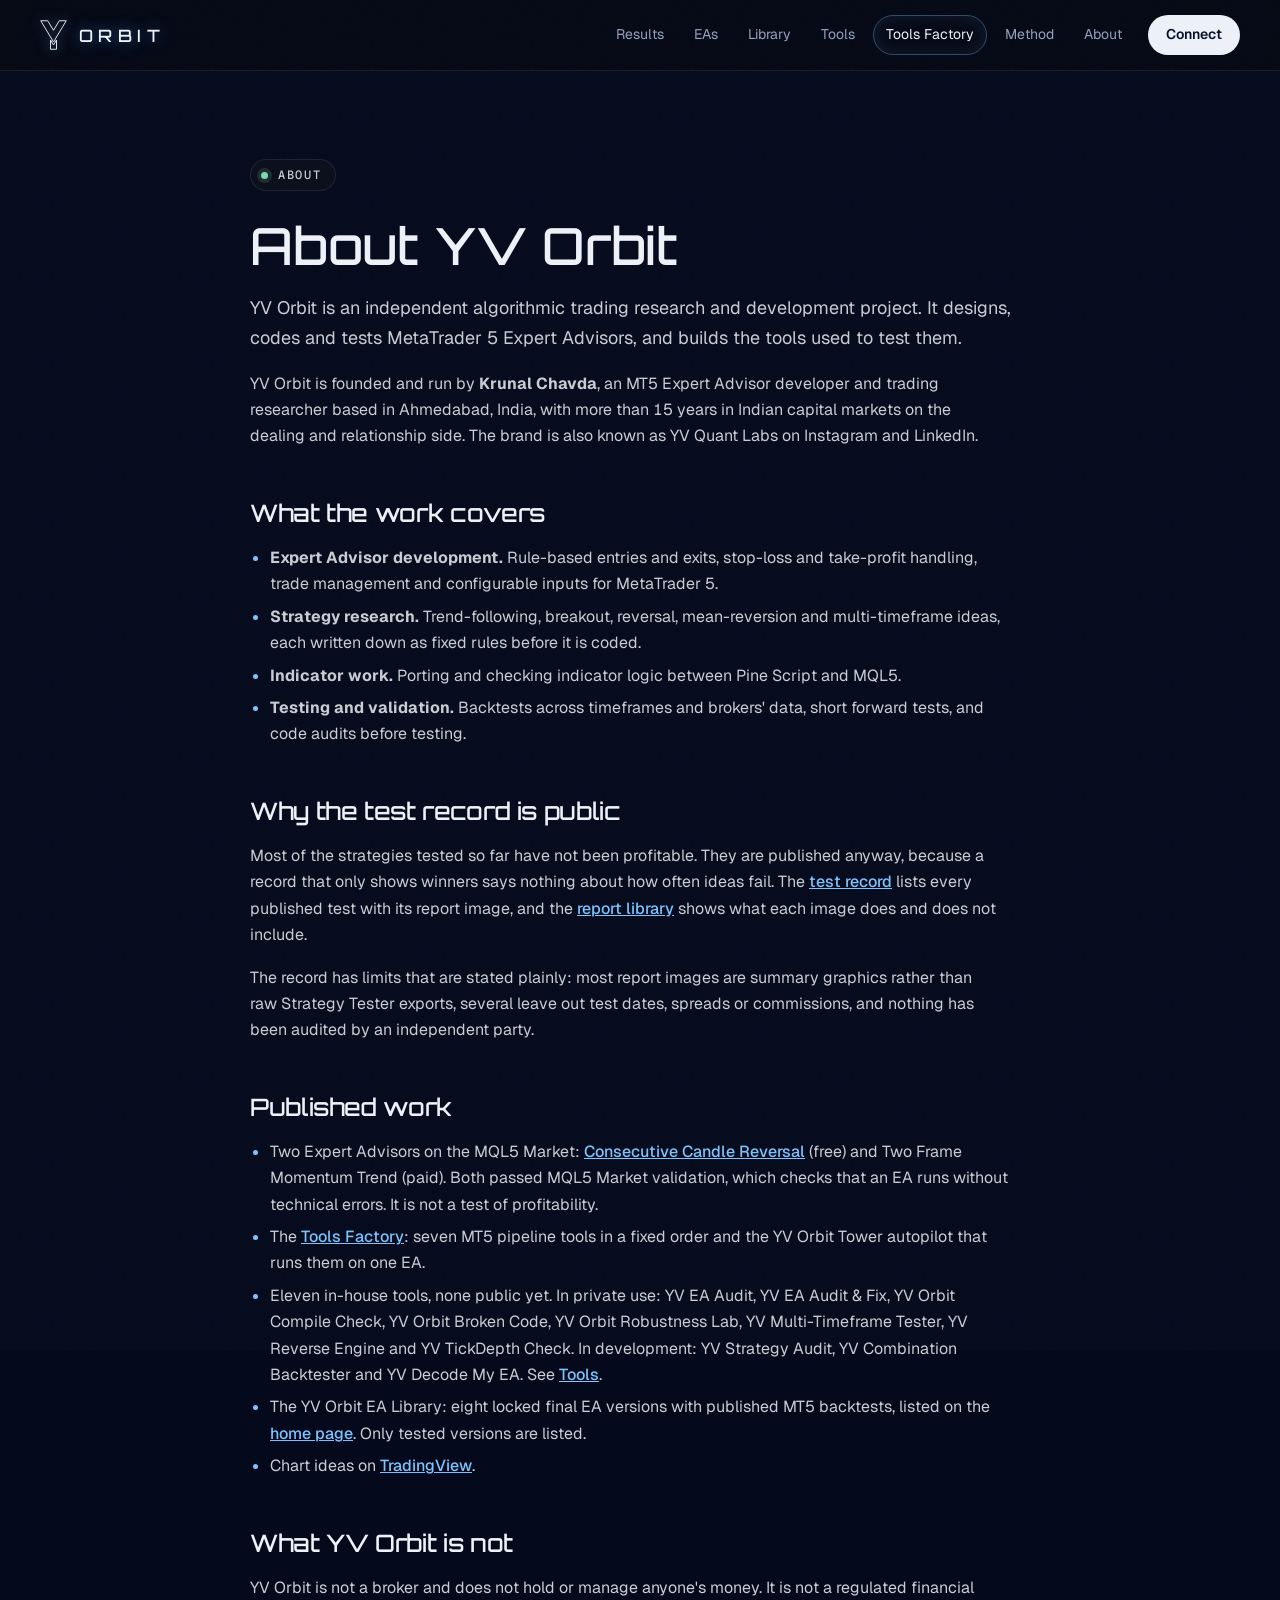
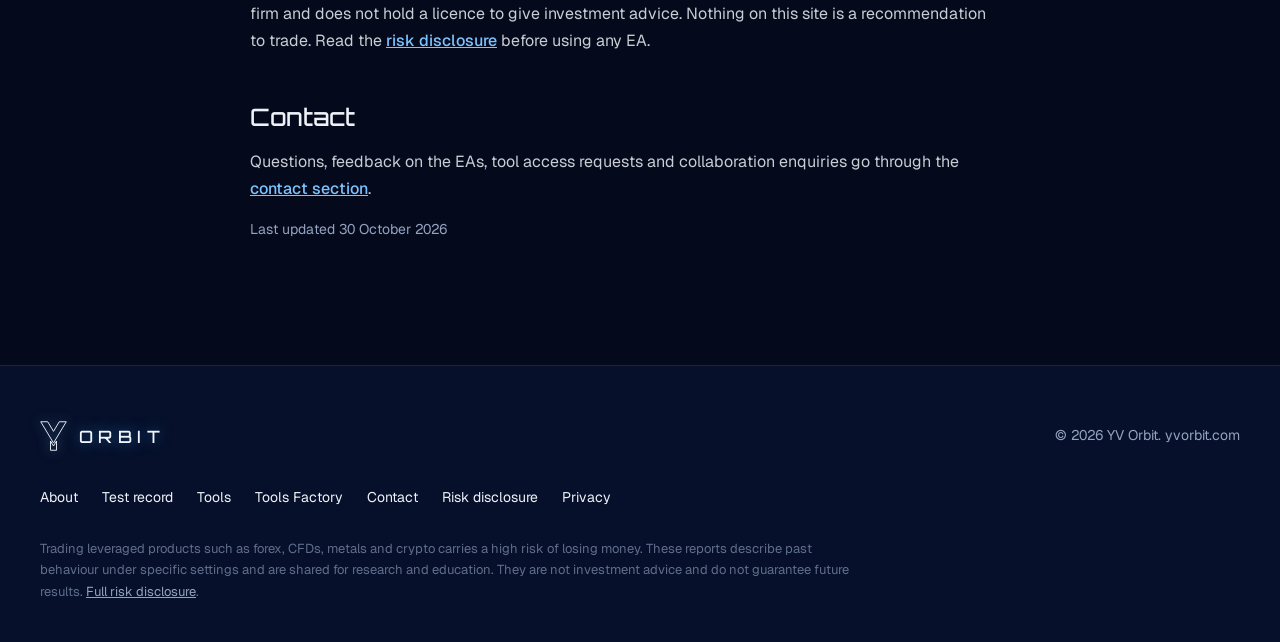
<file: about.html>
<!doctype html>
<html lang="en">
<head>
<meta charset="utf-8">
<meta name="viewport" content="width=device-width, initial-scale=1">
<meta name="theme-color" content="#040A1C">
<meta name="color-scheme" content="dark">
<script>document.documentElement.className+=" js"</script>
<title>About YV Orbit | MT5 EA Development and Trading Research</title>
<meta name="description" content="What YV Orbit is: independent research and development of MetaTrader 5 Expert Advisors, testing tools and an open test record.">
<meta name="robots" content="index,follow">
<meta name="author" content="Krunal Chavda, YV Orbit">
<link rel="canonical" href="https://www.yvorbit.com/about.html">
<meta property="og:url" content="https://www.yvorbit.com/about.html">
<meta property="og:type" content="website">
<meta property="og:title" content="About YV Orbit | MT5 EA Development and Trading Research">
<meta property="og:description" content="What YV Orbit is: independent research and development of MetaTrader 5 Expert Advisors, testing tools and an open test record.">
<meta property="og:image" content="https://www.yvorbit.com/assets/brand/og-image-2026.jpg">
<meta property="og:site_name" content="YV Orbit">
<meta name="twitter:card" content="summary_large_image">
<link rel="icon" href="assets/brand/favicon.ico" sizes="any">
<link rel="icon" type="image/svg+xml" href="assets/brand/favicon.svg">
<link rel="apple-touch-icon" href="assets/brand/apple-touch-icon.png">
<link rel="manifest" href="site.webmanifest">
<link rel="preconnect" href="https://fonts.googleapis.com">
<link rel="preconnect" href="https://fonts.gstatic.com" crossorigin>
<link href="https://fonts.googleapis.com/css2?family=Geist:wght@400;500;600&family=Geist+Mono:wght@400;500&family=Orbitron:wght@400;500;600&display=swap" rel="stylesheet">
<link rel="stylesheet" href="assets/site.css">
<script type="application/ld+json">{"@context":"https://schema.org","@type":"AboutPage","url":"https://www.yvorbit.com/about.html","about":{"@id":"https://www.yvorbit.com/#org"},"mainEntity":{"@type":"Person","@id":"https://www.yvorbit.com/#founder","name":"Krunal Chavda","jobTitle":"Founder, MT5 Expert Advisor developer and trading researcher","worksFor":{"@id":"https://www.yvorbit.com/#org"},"address":{"@type":"PostalAddress","addressLocality":"Ahmedabad","addressRegion":"Gujarat","addressCountry":"IN"},"knowsAbout":["MetaTrader 5","MQL5","Expert Advisors","Algorithmic trading","Backtesting","Pine Script","Indian capital markets"],"url":"https://www.yvorbit.com/about.html","sameAs":["https://www.tradingview.com/u/chavdakrunal/","https://x.com/krunalchav777","https://www.instagram.com/krunalchav777/","https://www.threads.net/@krunalchav777","https://github.com/tradertools0/yvorbit"]}}</script>
</head>
<body>
<a class="skip" href="#top">Skip to content</a>

<header class="site-header">
  <div class="wrap nav">
    <a class="logo" href="index.html" aria-label="YV Orbit home"><svg class="logo-sym" viewBox="28 20 144 160" aria-hidden="true"><path d="M32 24H69.3L100 75.2L130.7 24H168L100 137.3Z"/><path d="M84 126.7L100 153.3L116 126.7V176H84Z"/></svg><span class="logo-word">ORBIT</span></a>
    <button class="menu-toggle" type="button" aria-expanded="false" aria-controls="main-nav"><svg class="i-open" viewBox="0 0 24 24" fill="none" stroke="currentColor" stroke-width="2" aria-hidden="true"><path d="M4 7h16M4 12h16M4 17h16"/></svg><svg class="i-close" viewBox="0 0 24 24" fill="none" stroke="currentColor" stroke-width="2" aria-hidden="true"><path d="M6 6l12 12M18 6L6 18"/></svg>Menu</button>
    <nav class="navlinks" id="main-nav" aria-label="Main">
      <a href="index.html#results">Results</a>
      <a href="index.html#ea">EAs</a>
      <a href="index.html#library">Library</a>
      <a href="tools.html">Tools</a>
      <a class="is-factory" href="factory.html">Tools Factory</a>
      <a href="index.html#method">Method</a>
      <a href="about.html">About</a>
      <a class="nav-cta" href="index.html#connect">Connect</a>
    </nav>
  </div>
</header>

<main id="top" tabindex="-1" class="page">
  <div class="wrap">
    <p class="kicker">About</p>
    <h1>About YV Orbit</h1>
    <p class="lede">YV Orbit is an independent algorithmic trading research and development project. It designs, codes and tests MetaTrader 5 Expert Advisors, and builds the tools used to test them.</p>
    <p>YV Orbit is founded and run by <strong>Krunal Chavda</strong>, an MT5 Expert Advisor developer and trading researcher based in Ahmedabad, India, with more than 15 years in Indian capital markets on the dealing and relationship side. The brand is also known as YV Quant Labs on Instagram and LinkedIn.</p>

    <h2>What the work covers</h2>
    <ul>
      <li><strong>Expert Advisor development.</strong> Rule-based entries and exits, stop-loss and take-profit handling, trade management and configurable inputs for MetaTrader 5.</li>
      <li><strong>Strategy research.</strong> Trend-following, breakout, reversal, mean-reversion and multi-timeframe ideas, each written down as fixed rules before it is coded.</li>
      <li><strong>Indicator work.</strong> Porting and checking indicator logic between Pine Script and MQL5.</li>
      <li><strong>Testing and validation.</strong> Backtests across timeframes and brokers' data, short forward tests, and code audits before testing.</li>
    </ul>

    <h2>Why the test record is public</h2>
    <p>Most of the strategies tested so far have not been profitable. They are published anyway, because a record that only shows winners says nothing about how often ideas fail. The <a href="index.html#results">test record</a> lists every published test with its report image, and the <a href="evidence.html">report library</a> shows what each image does and does not include.</p>
    <p>The record has limits that are stated plainly: most report images are summary graphics rather than raw Strategy Tester exports, several leave out test dates, spreads or commissions, and nothing has been audited by an independent party.</p>

    <h2>Published work</h2>
    <ul>
      <li>Two Expert Advisors on the MQL5 Market: <a href="https://www.mql5.com/en/market/product/200698" target="_blank" rel="noopener noreferrer">Consecutive Candle Reversal</a> (free) and Two Frame Momentum Trend (paid). Both passed MQL5 Market validation, which checks that an EA runs without technical errors. It is not a test of profitability.</li>
      <li>The <a href="factory.html">Tools Factory</a>: seven MT5 pipeline tools in a fixed order and the YV Orbit Tower autopilot that runs them on one EA.</li>
      <li>Eleven in-house tools, none public yet. In private use: YV EA Audit, YV EA Audit &amp; Fix, YV Orbit Compile Check, YV Orbit Broken Code, YV Orbit Robustness Lab, YV Multi-Timeframe Tester, YV Reverse Engine and YV TickDepth Check. In development: YV Strategy Audit, YV Combination Backtester and YV Decode My EA. See <a href="tools.html">Tools</a>.</li>
      <li>The YV Orbit EA Library: eight locked final EA versions with published MT5 backtests, listed on the <a href="index.html#library">home page</a>. Only tested versions are listed.</li>
      <li>Chart ideas on <a href="https://www.tradingview.com/u/chavdakrunal/" target="_blank" rel="noopener noreferrer">TradingView</a>.</li>
    </ul>

    <h2>What YV Orbit is not</h2>
    <p>YV Orbit is not a broker and does not hold or manage anyone's money. It is not a regulated financial firm and does not hold a licence to give investment advice. Nothing on this site is a recommendation to trade. Read the <a href="risk.html">risk disclosure</a> before using any EA.</p>

    <h2>Contact</h2>
    <p>Questions, feedback on the EAs, tool access requests and collaboration enquiries go through the <a href="index.html#connect">contact section</a>.</p>
    <p class="updated">Last updated 30 October 2026</p>
  </div>
</main>

<footer class="site-footer">
  <div class="wrap">
    <div class="footer-row">
      <a class="logo" href="index.html" aria-label="YV Orbit home"><svg class="logo-sym" viewBox="28 20 144 160" aria-hidden="true"><path d="M32 24H69.3L100 75.2L130.7 24H168L100 137.3Z"/><path d="M84 126.7L100 153.3L116 126.7V176H84Z"/></svg><span class="logo-word">ORBIT</span></a>
      <span>© <span data-year>2026</span> YV Orbit. yvorbit.com</span>
    </div>
    <ul class="footer-links">
      <li><a href="about.html">About</a></li>
      <li><a href="index.html#results">Test record</a></li>
      <li><a href="tools.html">Tools</a></li><li><a href="factory.html">Tools Factory</a></li>
      <li><a href="index.html#connect">Contact</a></li>
      <li><a href="risk.html">Risk disclosure</a></li>
      <li><a href="privacy.html">Privacy</a></li>
    </ul>
    <p class="risk">Trading leveraged products such as forex, CFDs, metals and crypto carries a high risk of losing money. These reports describe past behaviour under specific settings and are shared for research and education. They are not investment advice and do not guarantee future results. <a href="risk.html" style="color:var(--ivory)">Full risk disclosure</a>.</p>
  </div>
</footer>

<script src="assets/config.js"></script>
<script src="assets/records.js"></script>
<script src="assets/site.js"></script>
<script src="assets/fx.js"></script>
<script src="assets/orbit-bg.js"></script>
</body>
</html>
</file>
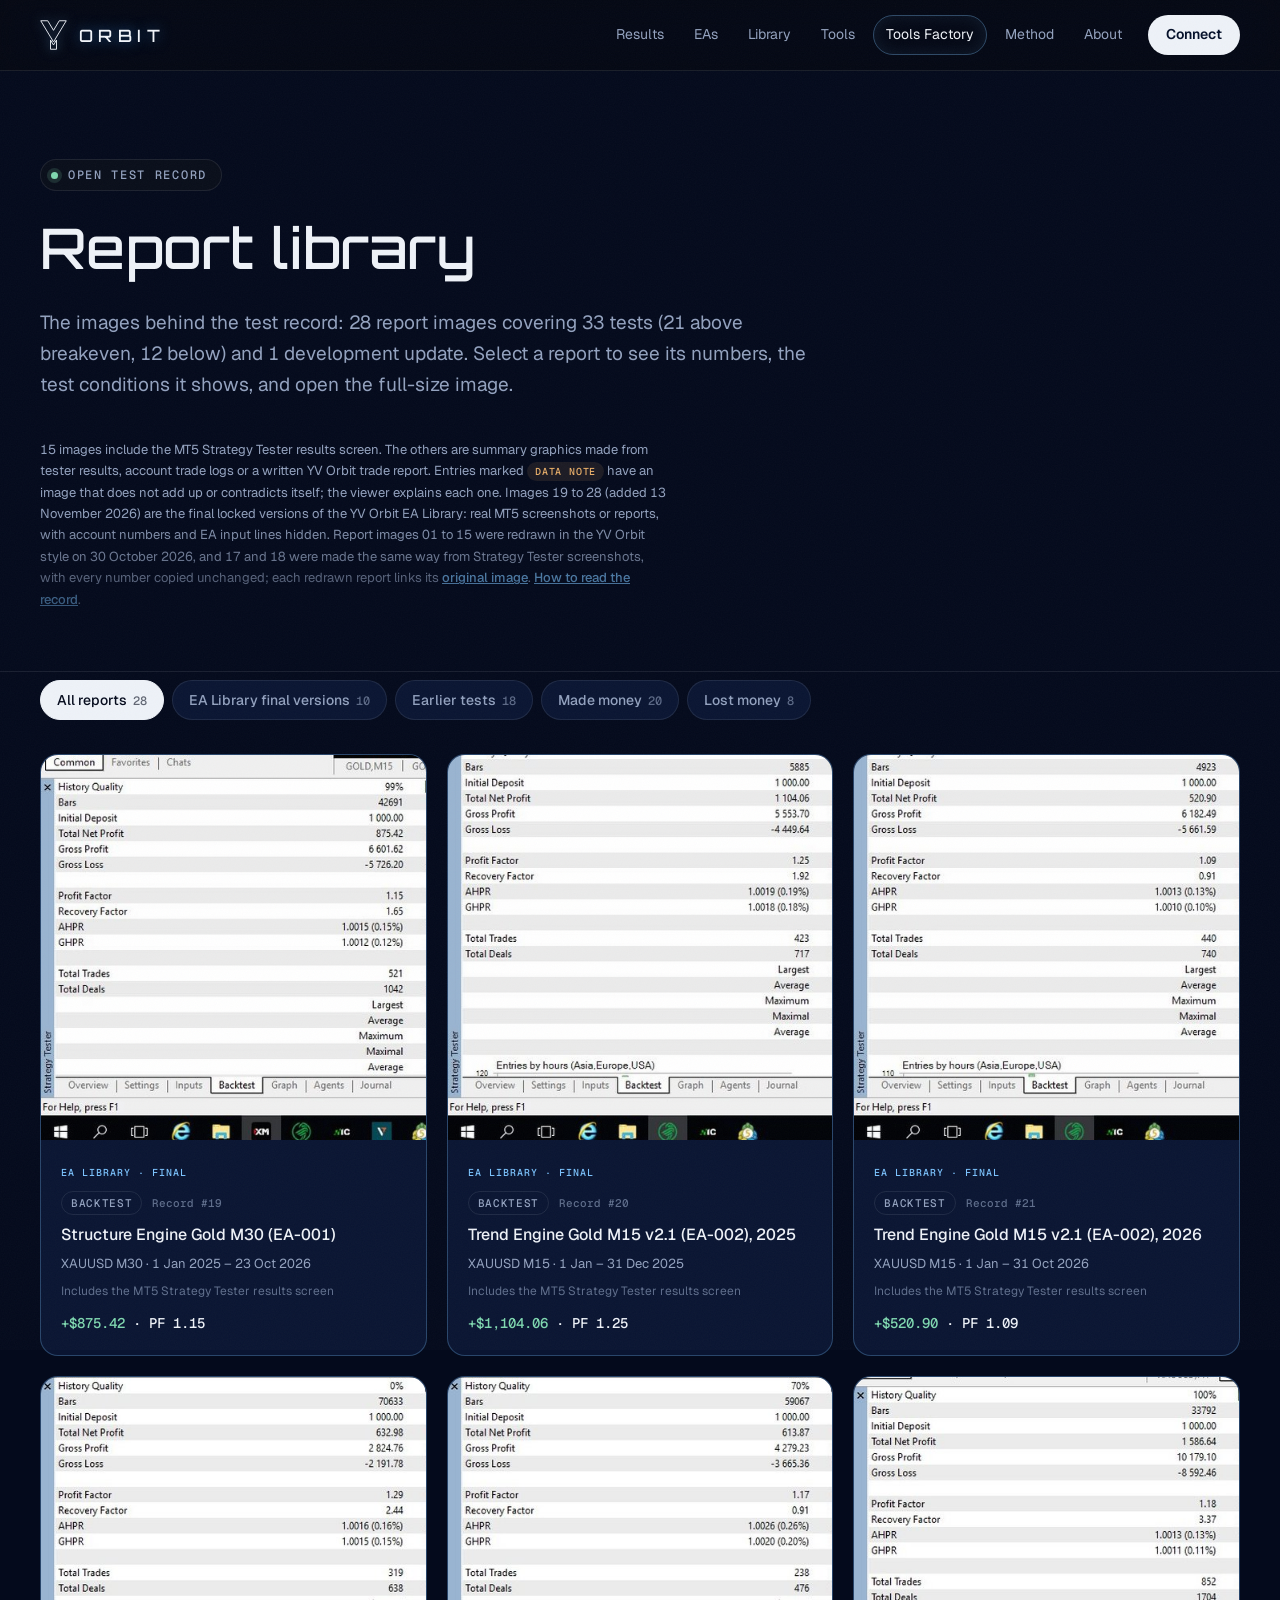
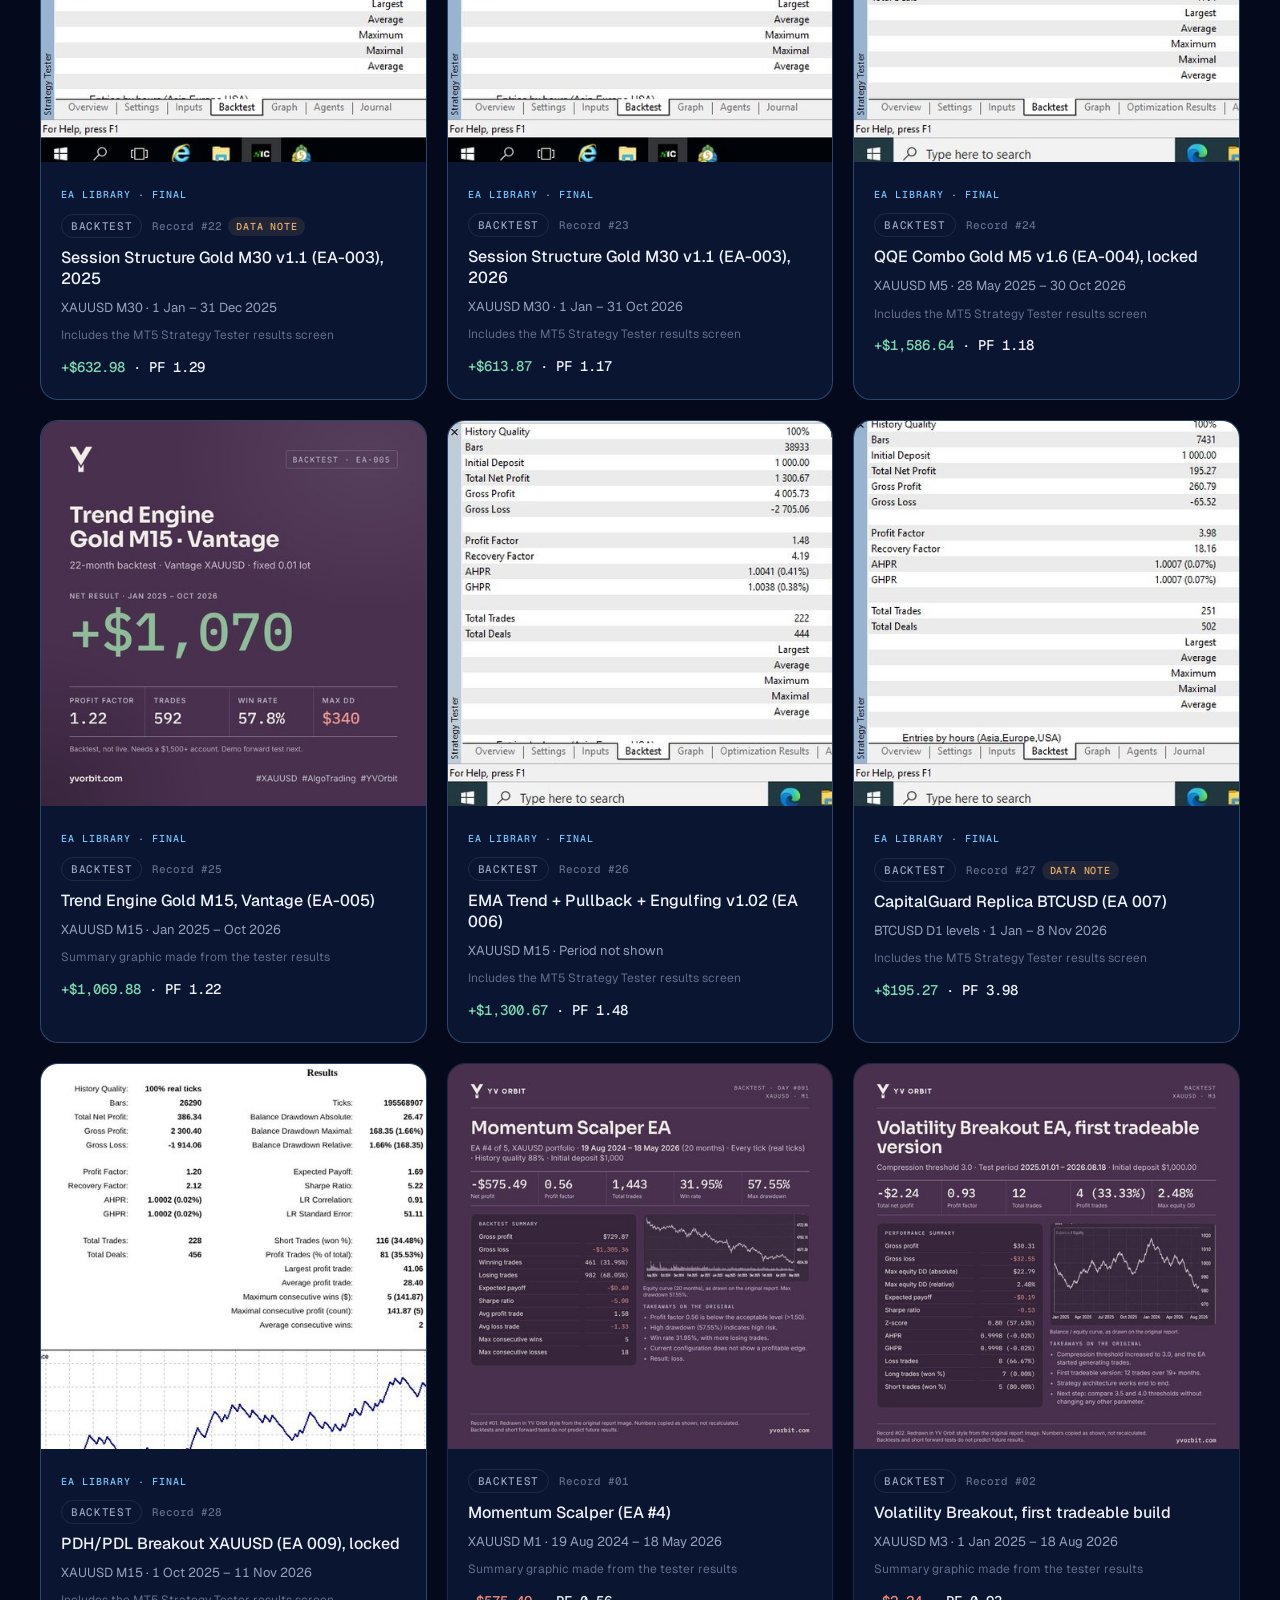
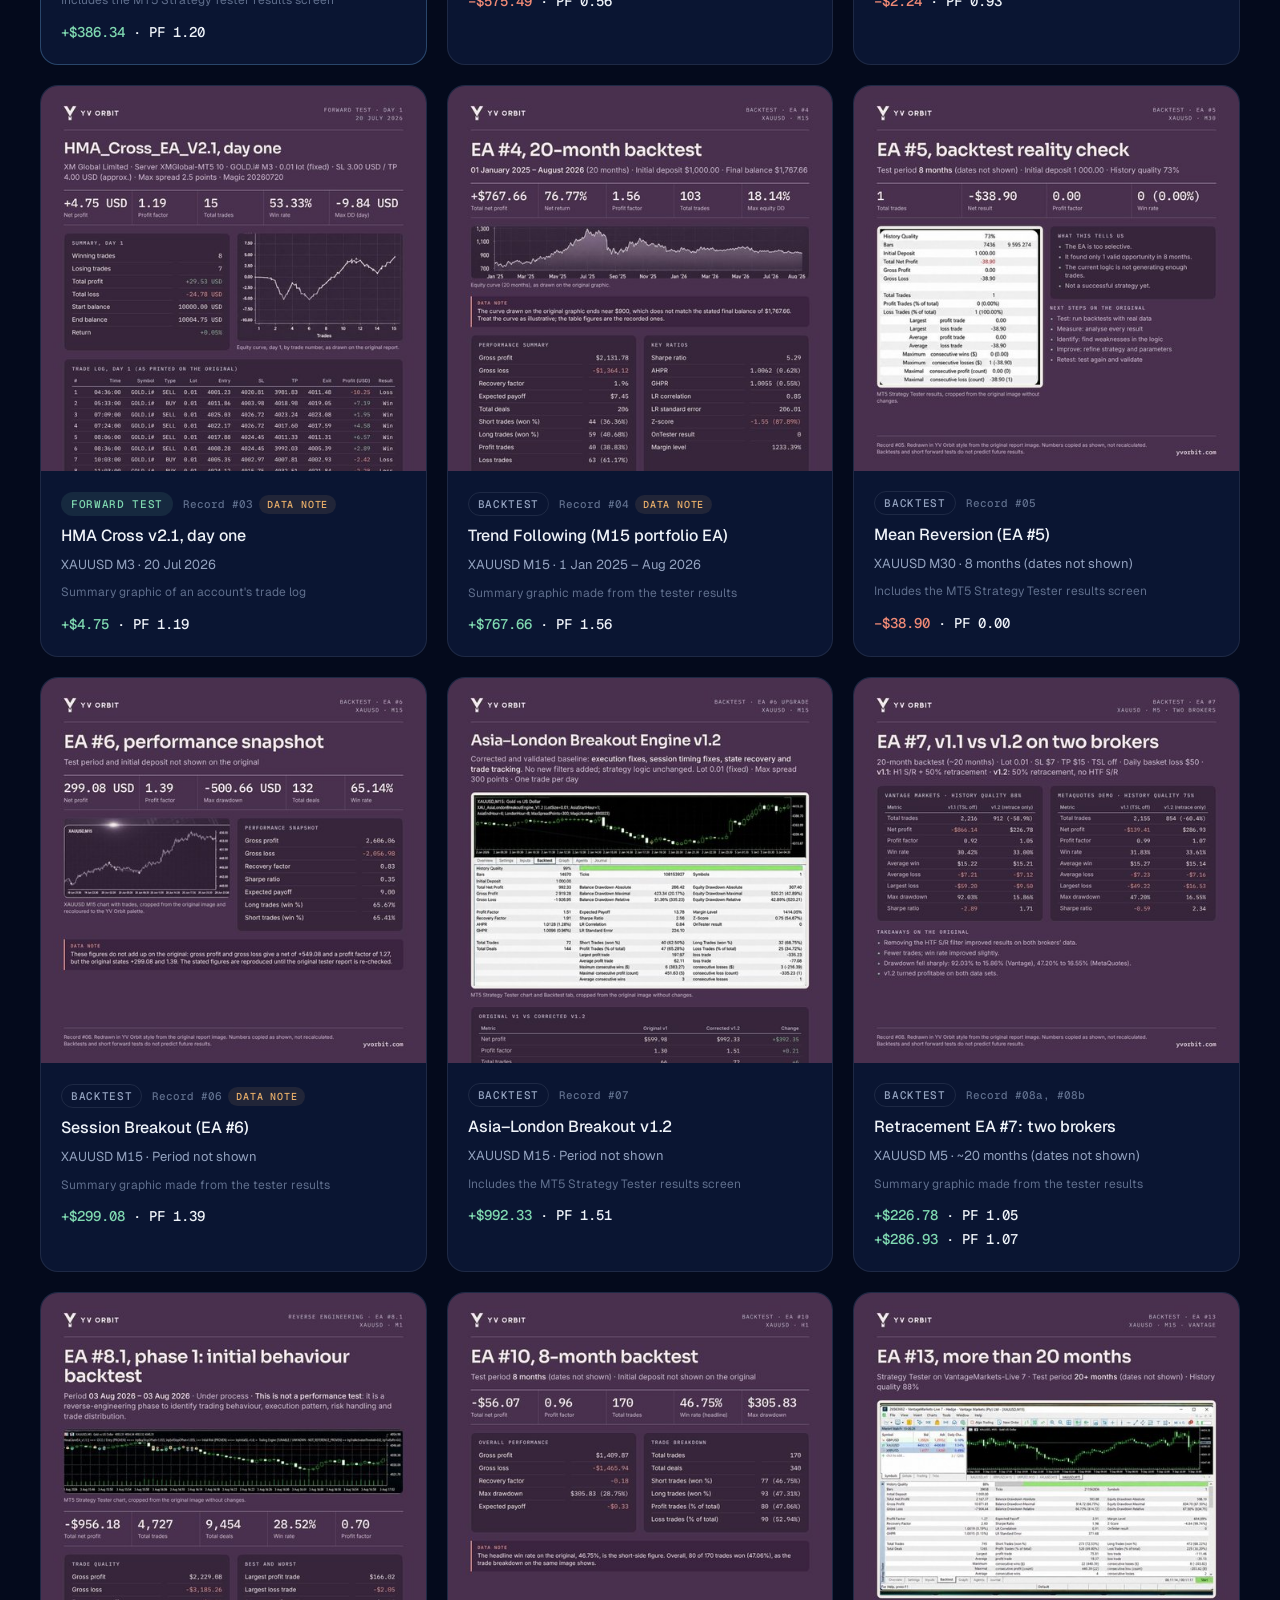
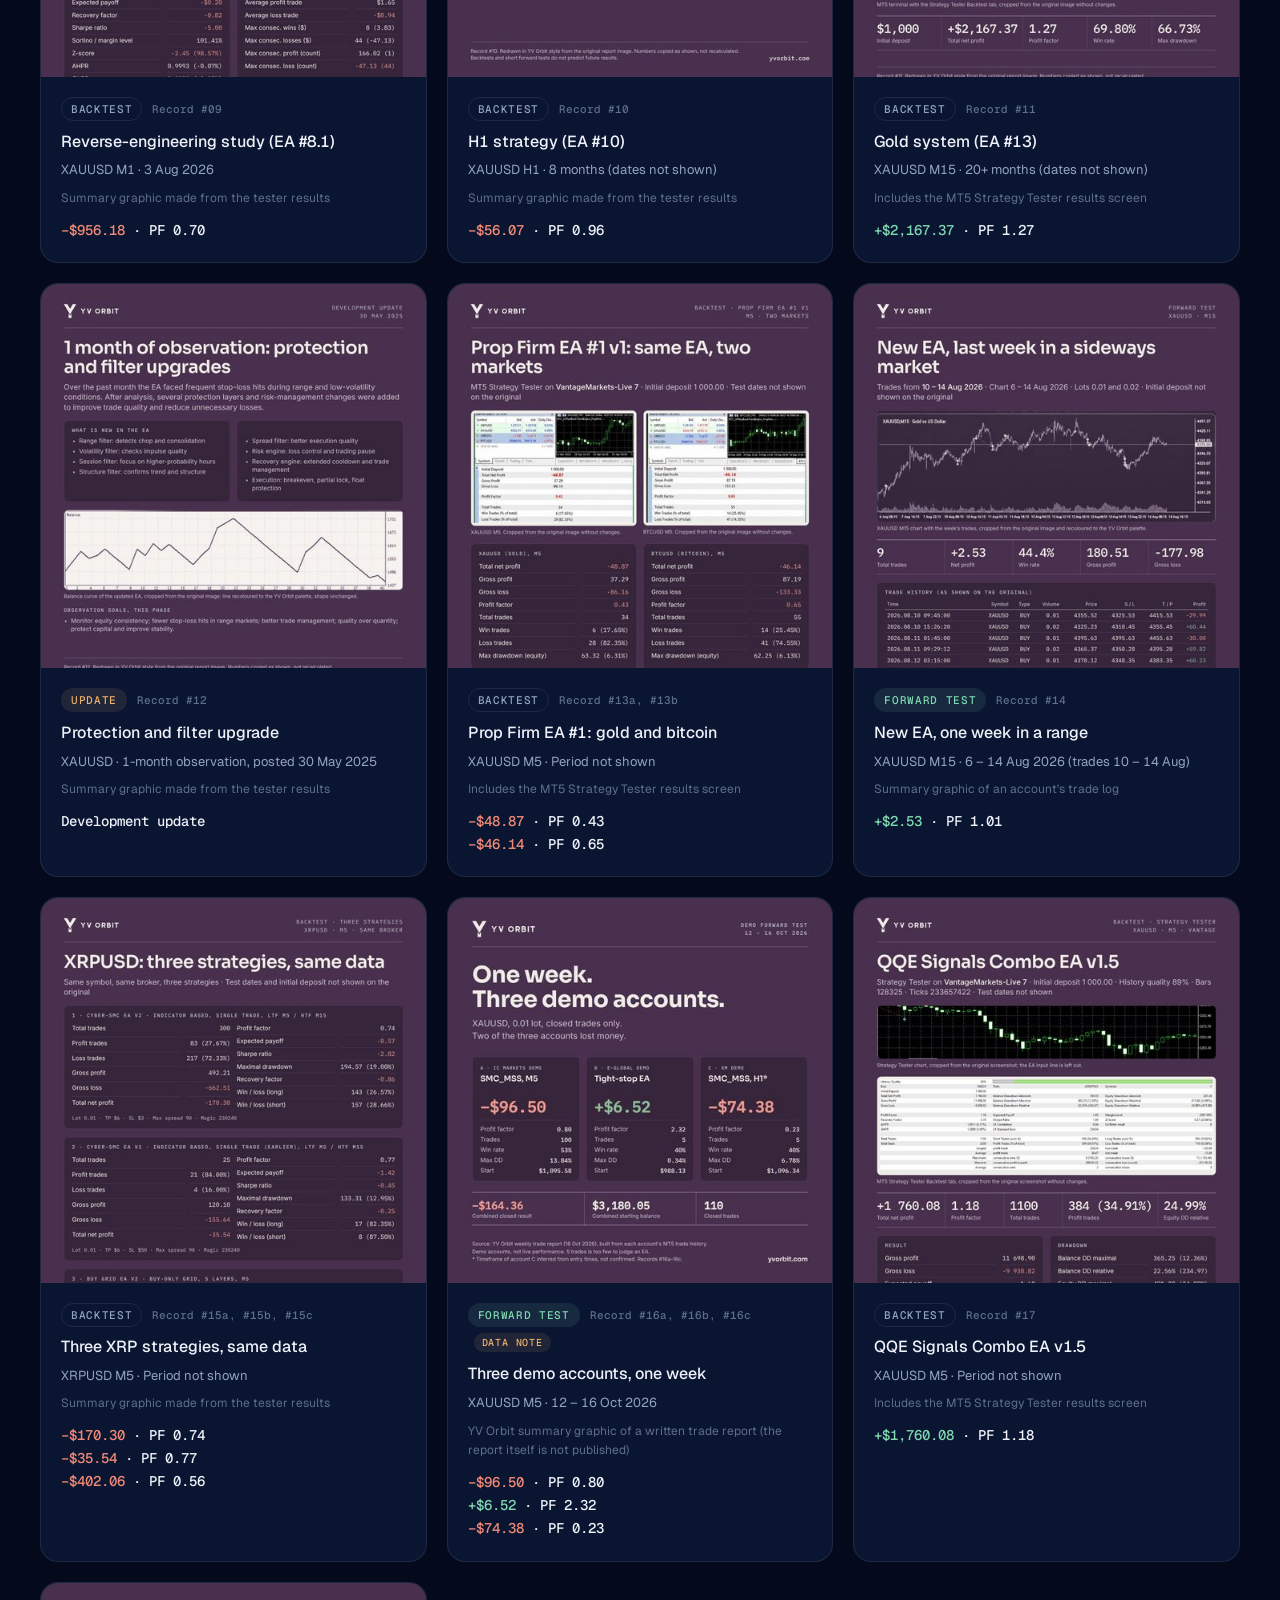
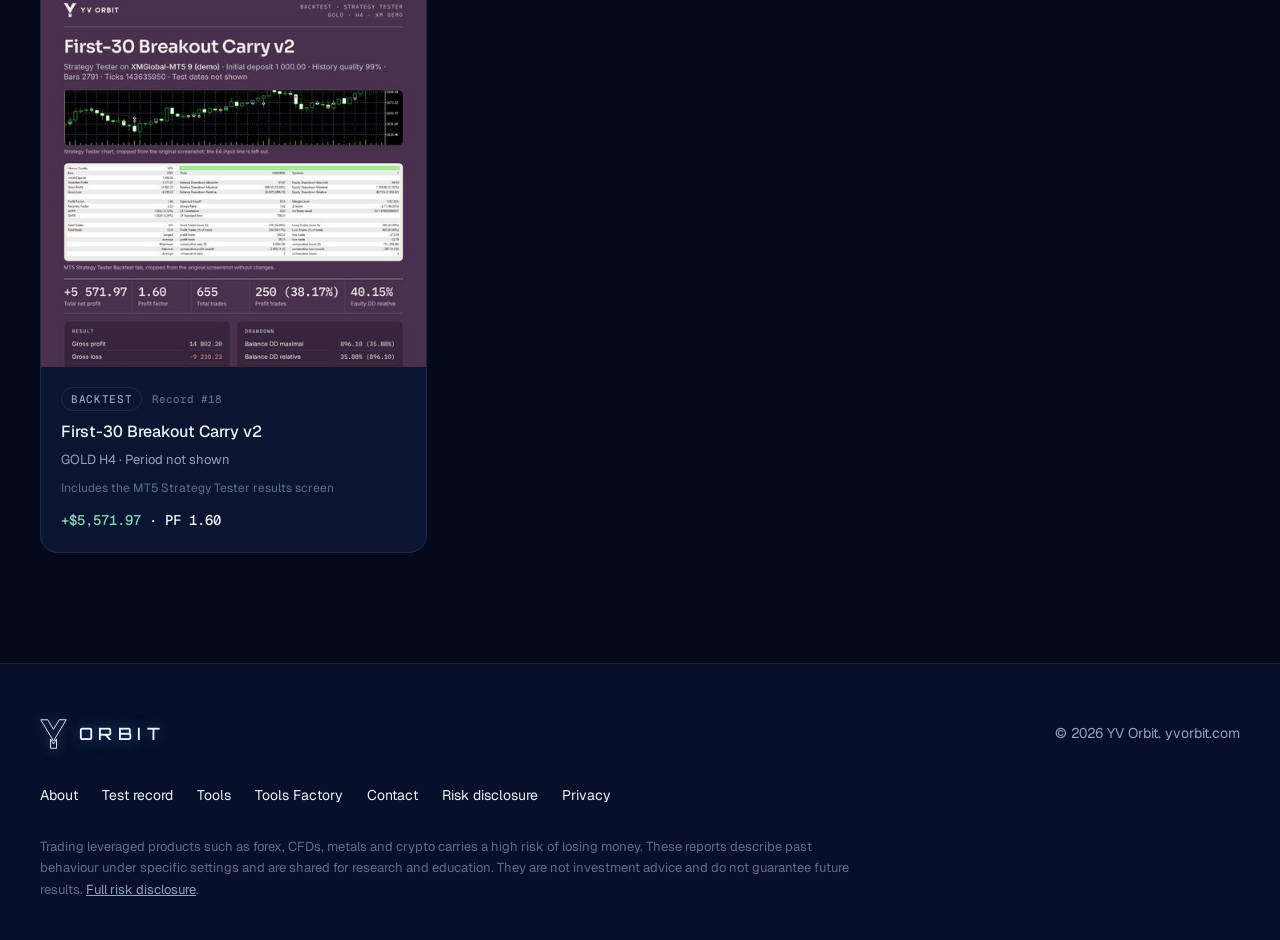
<file: evidence.html>
<!doctype html>
<html lang="en">
<head>
<meta charset="utf-8">
<meta name="viewport" content="width=device-width, initial-scale=1">
<meta name="theme-color" content="#040A1C">
<meta name="color-scheme" content="dark">
<script>document.documentElement.className+=" js"</script>
<title>EA Backtest Report Library | YV Orbit</title>
<meta name="description" content="Every backtest, forward test and development update YV Orbit has published, with the report image, test conditions and an arithmetic check for each one.">
<meta name="robots" content="index,follow">
<link rel="canonical" href="https://www.yvorbit.com/evidence.html">
<meta property="og:type" content="website">
<meta property="og:url" content="https://www.yvorbit.com/evidence.html">
<meta property="og:title" content="EA Backtest Report Library | YV Orbit">
<meta property="og:description" content="Every published test, including the losing ones, with its report image and test conditions.">
<meta property="og:image" content="https://www.yvorbit.com/assets/brand/og-image-2026.jpg">
<meta property="og:site_name" content="YV Orbit">
<meta name="twitter:card" content="summary_large_image">
<link rel="icon" href="assets/brand/favicon.ico" sizes="any">
<link rel="icon" type="image/svg+xml" href="assets/brand/favicon.svg">
<link rel="apple-touch-icon" href="assets/brand/apple-touch-icon.png">
<link rel="manifest" href="site.webmanifest">
<link rel="preconnect" href="https://fonts.googleapis.com">
<link rel="preconnect" href="https://fonts.gstatic.com" crossorigin>
<link href="https://fonts.googleapis.com/css2?family=Geist:wght@400;500;600&family=Geist+Mono:wght@400;500&family=Orbitron:wght@400;500;600&display=swap" rel="stylesheet">
<link rel="stylesheet" href="assets/site.css">
</head>
<body>
<a class="skip" href="#top">Skip to content</a>

<header class="site-header">
  <div class="wrap nav">
    <a class="logo" href="index.html" aria-label="YV Orbit home"><svg class="logo-sym" viewBox="28 20 144 160" aria-hidden="true"><path d="M32 24H69.3L100 75.2L130.7 24H168L100 137.3Z"/><path d="M84 126.7L100 153.3L116 126.7V176H84Z"/></svg><span class="logo-word">ORBIT</span></a>
    <button class="menu-toggle" type="button" aria-expanded="false" aria-controls="main-nav"><svg class="i-open" viewBox="0 0 24 24" fill="none" stroke="currentColor" stroke-width="2" aria-hidden="true"><path d="M4 7h16M4 12h16M4 17h16"/></svg><svg class="i-close" viewBox="0 0 24 24" fill="none" stroke="currentColor" stroke-width="2" aria-hidden="true"><path d="M6 6l12 12M18 6L6 18"/></svg>Menu</button>
    <nav class="navlinks" id="main-nav" aria-label="Main">
      <a href="index.html#results">Results</a>
      <a href="index.html#ea">EAs</a>
      <a href="index.html#library">Library</a>
      <a href="tools.html">Tools</a>
      <a class="is-factory" href="factory.html">Tools Factory</a>
      <a href="index.html#method">Method</a>
      <a href="about.html">About</a>
      <a class="nav-cta" href="index.html#connect">Connect</a>
    </nav>
  </div>
</header>

<main id="top" tabindex="-1">
  <section class="hero" style="padding-bottom:48px">
    <div class="wrap">
      <p class="kicker">Open test record</p>
      <h1 style="font-size:clamp(32px,4.6vw,56px);max-width:16ch">Report library</h1>
      <p class="lede">The images behind the test record: <span data-n-images>18</span> report images covering <span data-n-tests>23</span> tests (<span data-n-win>11</span> above breakeven, <span data-n-loss>12</span> below) and <span data-n-updates>1</span> development update. Select a report to see its numbers, the test conditions it shows, and open the full-size image.</p>
      <p class="fine" style="max-width:70ch"><span data-n-tester>6</span> images include the MT5 Strategy Tester results screen. The others are summary graphics made from tester results, account trade logs or a written YV Orbit trade report. Entries marked <em class="flag" style="margin:0">Data note</em> have an image that does not add up or contradicts itself; the viewer explains each one. Images 19 to 28 (added 13 November 2026) are the final locked versions of the YV Orbit EA Library: real MT5 screenshots or reports, with account numbers and EA input lines hidden. Report images 01 to 15 were redrawn in the YV Orbit style on 30 October 2026, and 17 and 18 were made the same way from Strategy Tester screenshots, with every number copied unchanged; each redrawn report links its <a href="https://github.com/tradertools0/yvorbit/tree/main/assets/evidence/original">original image</a>. <a href="index.html#how-to-read">How to read the record</a>.</p>
    </div>
  </section>

  <div class="wrap">
    <div class="gal-filters filters" data-gal-filters role="group" aria-label="Filter reports" hidden></div>
    <div class="gallery" data-gallery><p class="fine">Loading reports… If nothing appears, JavaScript may be turned off. The report images are in the <a href="https://github.com/tradertools0/yvorbit/tree/main/assets/evidence">public repository</a>.</p></div>
  </div>
</main>

<footer class="site-footer">
  <div class="wrap">
    <div class="footer-row">
      <a class="logo" href="index.html" aria-label="YV Orbit home"><svg class="logo-sym" viewBox="28 20 144 160" aria-hidden="true"><path d="M32 24H69.3L100 75.2L130.7 24H168L100 137.3Z"/><path d="M84 126.7L100 153.3L116 126.7V176H84Z"/></svg><span class="logo-word">ORBIT</span></a>
      <span>© <span data-year>2026</span> YV Orbit. yvorbit.com</span>
    </div>
    <ul class="footer-links">
      <li><a href="about.html">About</a></li>
      <li><a href="index.html#results">Test record</a></li>
      <li><a href="tools.html">Tools</a></li><li><a href="factory.html">Tools Factory</a></li>
      <li><a href="index.html#connect">Contact</a></li>
      <li><a href="risk.html">Risk disclosure</a></li>
      <li><a href="privacy.html">Privacy</a></li>
    </ul>
    <p class="risk">Trading leveraged products such as forex, CFDs, metals and crypto carries a high risk of losing money. These reports describe past behaviour under specific settings and are shared for research and education. They are not investment advice and do not guarantee future results. <a href="risk.html" style="color:var(--ivory)">Full risk disclosure</a>.</p>
  </div>
</footer>

<div class="lightbox" role="dialog" aria-modal="true" aria-label="Test report">
  <button class="close" type="button" aria-label="Close report">&times;</button>
  <figure><img alt=""><figcaption></figcaption></figure>
</div>

<script src="assets/config.js"></script>
<script src="assets/records.js"></script>
<script src="assets/site.js"></script>
<script src="assets/fx.js"></script>
<script src="assets/orbit-bg.js"></script>
</body>
</html>
</file>
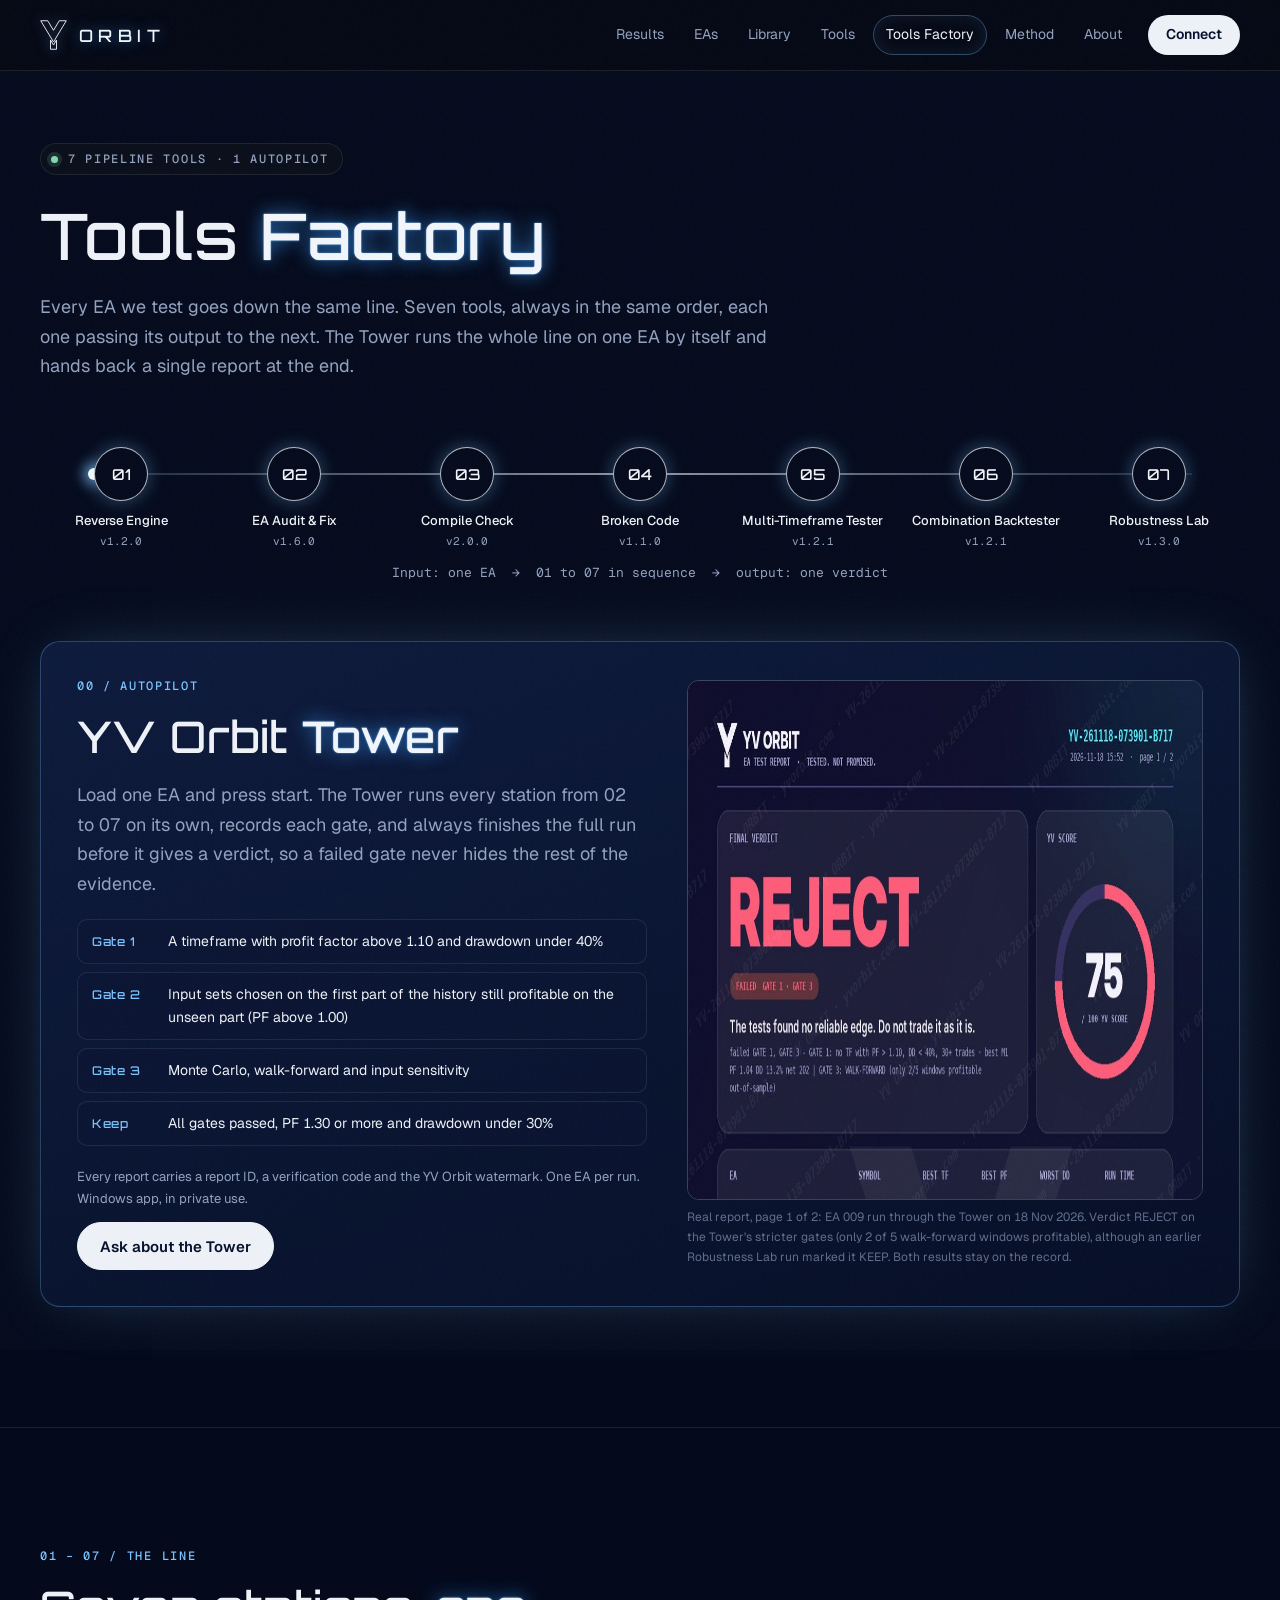
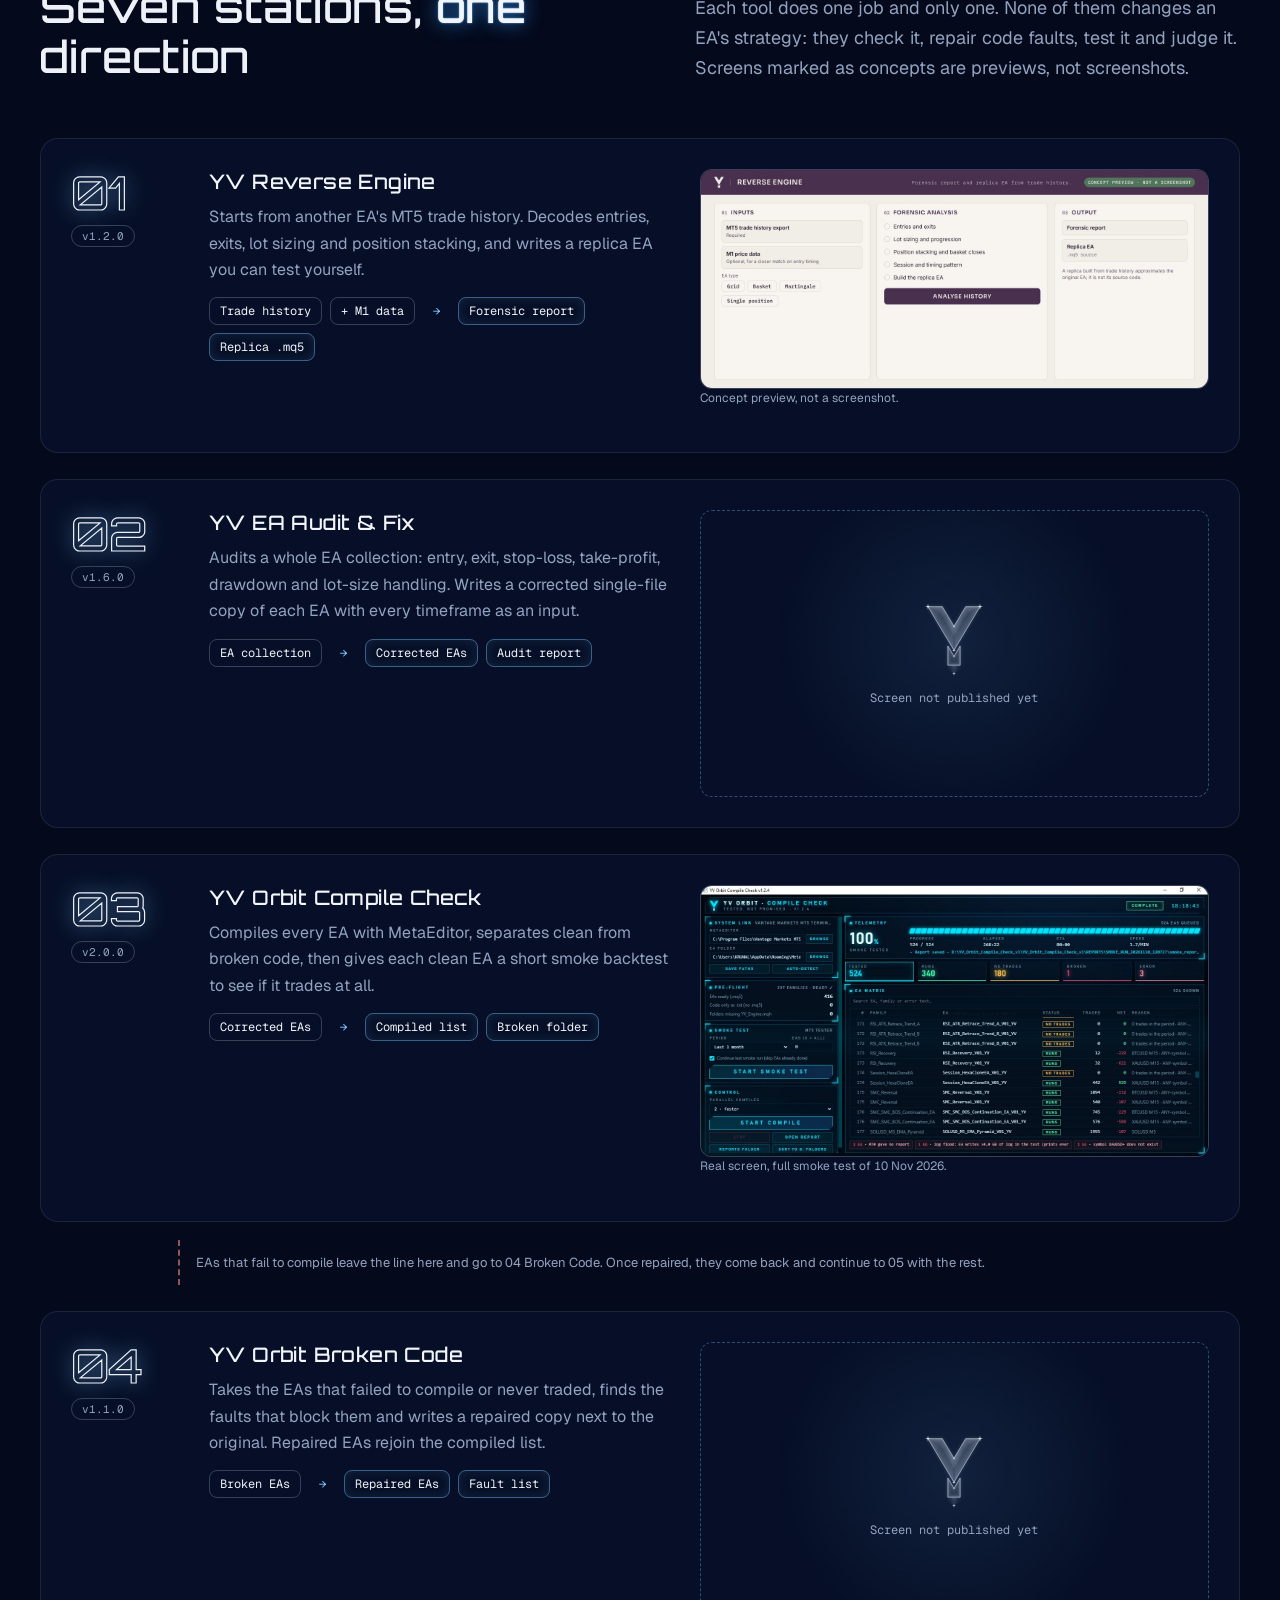
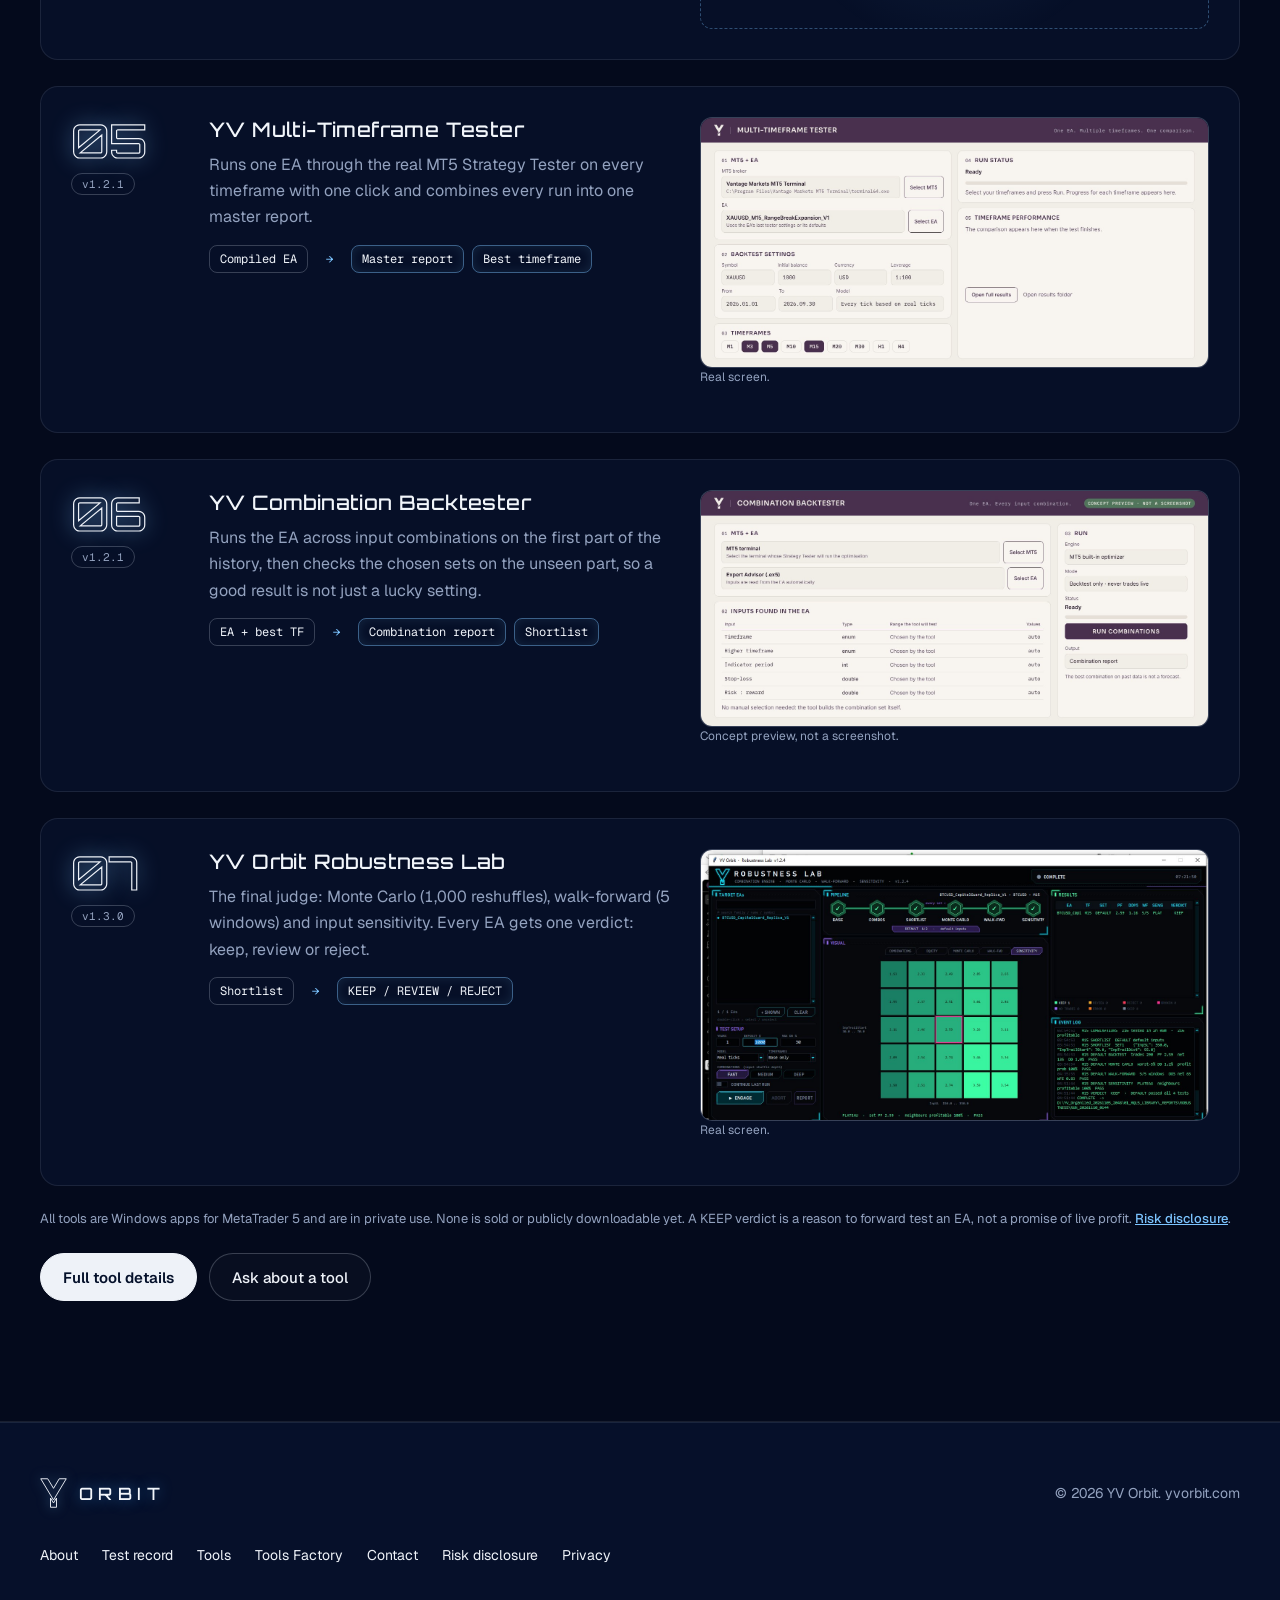
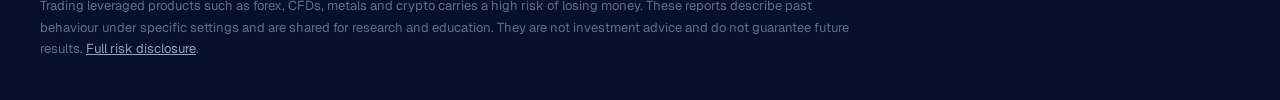
<file: factory.html>
<!doctype html>
<html lang="en">
<head>
<meta charset="utf-8">
<meta name="viewport" content="width=device-width, initial-scale=1">
<meta name="theme-color" content="#040A1C">
<meta name="color-scheme" content="dark">
<script>document.documentElement.className+=" js"</script>
<title>YV Orbit Tools Factory | One EA in, one verdict out</title>
<meta name="description" content="The YV Orbit Tools Factory: seven MT5 pipeline tools in sequence, from reverse engineering to the Robustness Lab, and the Tower autopilot that runs them all on one EA.">
<meta name="robots" content="index,follow">
<link rel="canonical" href="https://www.yvorbit.com/factory.html">
<meta property="og:url" content="https://www.yvorbit.com/factory.html">
<meta property="og:type" content="website">
<meta property="og:title" content="YV Orbit Tools Factory | One EA in, one verdict out">
<meta property="og:description" content="The YV Orbit Tools Factory: seven MT5 pipeline tools in sequence, from reverse engineering to the Robustness Lab, and the Tower autopilot that runs them all on one EA.">
<meta property="og:image" content="https://www.yvorbit.com/assets/brand/og-image-2026.jpg">
<meta property="og:site_name" content="YV Orbit">
<meta name="twitter:card" content="summary_large_image">
<link rel="icon" href="assets/brand/favicon.ico" sizes="any">
<link rel="icon" type="image/svg+xml" href="assets/brand/favicon.svg">
<link rel="apple-touch-icon" href="assets/brand/apple-touch-icon.png">
<link rel="manifest" href="site.webmanifest">
<link rel="preconnect" href="https://fonts.googleapis.com">
<link rel="preconnect" href="https://fonts.gstatic.com" crossorigin>
<link href="https://fonts.googleapis.com/css2?family=Geist:wght@400;500;600&family=Geist+Mono:wght@400;500&family=Orbitron:wght@400;500;600&display=swap" rel="stylesheet">
<link rel="stylesheet" href="assets/site.css">
<script type="application/ld+json">{"@context":"https://schema.org","@type":"CollectionPage","name":"YV Orbit Tools Factory","url":"https://www.yvorbit.com/factory.html","description":"Seven MetaTrader 5 testing tools in sequence (Reverse Engine, EA Audit & Fix, Compile Check, Broken Code, Multi-Timeframe Tester, Combination Backtester, Robustness Lab) and the YV Orbit Tower autopilot.","publisher":{"@id":"https://www.yvorbit.com/#org"},"author":{"@id":"https://www.yvorbit.com/#founder"}}</script>
</head>
<body>
<a class="skip" href="#top">Skip to content</a>

<header class="site-header">
  <div class="wrap nav">
    <a class="logo" href="index.html" aria-label="YV Orbit home"><svg class="logo-sym" viewBox="28 20 144 160" aria-hidden="true"><path d="M32 24H69.3L100 75.2L130.7 24H168L100 137.3Z"/><path d="M84 126.7L100 153.3L116 126.7V176H84Z"/></svg><span class="logo-word">ORBIT</span></a>
    <button class="menu-toggle" type="button" aria-expanded="false" aria-controls="main-nav"><svg class="i-open" viewBox="0 0 24 24" fill="none" stroke="currentColor" stroke-width="2" aria-hidden="true"><path d="M4 7h16M4 12h16M4 17h16"/></svg><svg class="i-close" viewBox="0 0 24 24" fill="none" stroke="currentColor" stroke-width="2" aria-hidden="true"><path d="M6 6l12 12M18 6L6 18"/></svg>Menu</button>
    <nav class="navlinks" id="main-nav" aria-label="Main">
      <a href="index.html#results">Results</a>
      <a href="index.html#ea">EAs</a>
      <a href="index.html#library">Library</a>
      <a href="tools.html">Tools</a>
      <a class="is-factory" href="factory.html" aria-current="page">Tools Factory</a>
      <a href="index.html#method">Method</a>
      <a href="about.html">About</a>
      <a class="nav-cta" href="index.html#connect">Connect</a>
    </nav>
  </div>
</header>



<main id="top" tabindex="-1">
  <section class="fx-hero">
    <div class="wrap">
      <p class="kicker">7 pipeline tools · 1 autopilot</p>
      <h1>Tools <em>Factory</em></h1>
      <p class="lede">Every EA we test goes down the same line. Seven tools, always in the same order, each one passing its output to the next. The Tower runs the whole line on one EA by itself and hands back a single report at the end.</p>
      <div class="factory-track" aria-label="The pipeline, in order"><a class="station" href="#reverse-engine"><span class="num">01</span><b>Reverse Engine</b><span>v1.2.0</span></a><a class="station" href="#audit-fix"><span class="num">02</span><b>EA Audit &amp; Fix</b><span>v1.6.0</span></a><a class="station" href="#compile-check"><span class="num">03</span><b>Compile Check</b><span>v2.0.0</span></a><a class="station" href="#broken-code"><span class="num">04</span><b>Broken Code</b><span>v1.1.0</span></a><a class="station" href="#multitf"><span class="num">05</span><b>Multi-Timeframe Tester</b><span>v1.2.1</span></a><a class="station" href="#combination"><span class="num">06</span><b>Combination Backtester</b><span>v1.2.1</span></a><a class="station" href="#robustness-lab"><span class="num">07</span><b>Robustness Lab</b><span>v1.3.0</span></a></div>
      <p class="track-note">Input: one EA &nbsp;&rarr;&nbsp; 01 to 07 in sequence &nbsp;&rarr;&nbsp; output: one verdict</p>
    </div>
  </section>

  <section class="block" id="tower" style="padding-top:24px">
    <div class="wrap">
      <div class="tower-card">
        <div>
          <span class="eyebrow">00 / Autopilot</span>
          <h2 class="display">YV Orbit <em>Tower</em></h2>
          <p class="lede">Load one EA and press start. The Tower runs every station from 02 to 07 on its own, records each gate, and always finishes the full run before it gives a verdict, so a failed gate never hides the rest of the evidence.</p>
          <ul class="gates">
            <li><b>Gate 1</b><span>A timeframe with profit factor above 1.10 and drawdown under 40%</span></li>
            <li><b>Gate 2</b><span>Input sets chosen on the first part of the history still profitable on the unseen part (PF above 1.00)</span></li>
            <li><b>Gate 3</b><span>Monte Carlo, walk-forward and input sensitivity</span></li>
            <li><b>Keep</b><span>All gates passed, PF 1.30 or more and drawdown under 30%</span></li>
          </ul>
          <p class="fine">Every report carries a report ID, a verification code and the YV Orbit watermark. One EA per run. Windows app, in private use.</p>
          <div class="actions"><a class="btn solid" href="index.html?topic=Something%20else#connect">Ask about the Tower</a></div>
        </div>
        <div>
          <a class="shot-wrap" href="assets/tools/yv-tower-report.jpg" target="_blank" rel="noopener" style="display:block"><img loading="lazy" src="assets/tools/yv-tower-report.jpg" width="1000" height="1415" alt="Page 1 of a YV Orbit Tower report: EA 009 PDH/PDL Breakout on XAUUSD, final verdict REJECT, YV score 75, gate results"></a>
          <p class="m-cap">Real report, page 1 of 2: EA 009 run through the Tower on 18 Nov 2026. Verdict REJECT on the Tower's stricter gates (only 2 of 5 walk-forward windows profitable), although an earlier Robustness Lab run marked it KEEP. Both results stay on the record.</p>
        </div>
      </div>
    </div>
  </section>

  <section class="block" id="line">
    <div class="wrap">
      <div class="block-head">
        <div><span class="eyebrow">01 – 07 / The line</span>
        <h2 class="display">Seven stations, <em>one</em> direction</h2></div>
        <p class="lede">Each tool does one job and only one. None of them changes an EA's strategy: they check it, repair code faults, test it and judge it. Screens marked as concepts are previews, not screenshots.</p>
      </div>
      <div class="machines">
        <article class="machine" id="reverse-engine">
          <div><div class="m-num">01</div><span class="m-ver">v1.2.0</span></div>
          <div><h3>YV Reverse Engine</h3><p>Starts from another EA's MT5 trade history. Decodes entries, exits, lot sizing and position stacking, and writes a replica EA you can test yourself.</p><div class="io"><span>Trade history</span><span>+ M1 data</span><span class="to" aria-hidden="true">&rarr;</span><span class="out">Forensic report</span><span class="out">Replica .mq5</span></div></div>
          <div><a class="m-shot" href="assets/tools/yv-reverse-engine.jpg" target="_blank" rel="noopener"><img loading="lazy" src="assets/tools/yv-reverse-engine.jpg" width="1400" height="600" alt="YV Reverse Engine screen"><span class="sr-only"> (opens full-size image)</span></a><p class="m-cap">Concept preview, not a screenshot.</p></div>
        </article>
        <article class="machine" id="audit-fix">
          <div><div class="m-num">02</div><span class="m-ver">v1.6.0</span></div>
          <div><h3>YV EA Audit &amp; Fix</h3><p>Audits a whole EA collection: entry, exit, stop-loss, take-profit, drawdown and lot-size handling. Writes a corrected single-file copy of each EA with every timeframe as an input.</p><div class="io"><span>EA collection</span><span class="to" aria-hidden="true">&rarr;</span><span class="out">Corrected EAs</span><span class="out">Audit report</span></div></div>
          <div class="m-ph"><div><img src="assets/brand/yv-holo-symbol.svg" alt="">Screen not published yet</div></div>
        </article>
        <article class="machine" id="compile-check">
          <div><div class="m-num">03</div><span class="m-ver">v2.0.0</span></div>
          <div><h3>YV Orbit Compile Check</h3><p>Compiles every EA with MetaEditor, separates clean from broken code, then gives each clean EA a short smoke backtest to see if it trades at all.</p><div class="io"><span>Corrected EAs</span><span class="to" aria-hidden="true">&rarr;</span><span class="out">Compiled list</span><span class="out">Broken folder</span></div></div>
          <div><a class="m-shot" href="assets/tools/yv-compile-check.jpg" target="_blank" rel="noopener"><img loading="lazy" src="assets/tools/yv-compile-check.jpg" width="1366" height="728" alt="YV Orbit Compile Check screen"><span class="sr-only"> (opens full-size image)</span></a><p class="m-cap">Real screen, full smoke test of 10 Nov 2026.</p></div>
        </article>
        <p class="branch">EAs that fail to compile leave the line here and go to 04 Broken Code. Once repaired, they come back and continue to 05 with the rest.</p>
        <article class="machine" id="broken-code">
          <div><div class="m-num">04</div><span class="m-ver">v1.1.0</span></div>
          <div><h3>YV Orbit Broken Code</h3><p>Takes the EAs that failed to compile or never traded, finds the faults that block them and writes a repaired copy next to the original. Repaired EAs rejoin the compiled list.</p><div class="io"><span>Broken EAs</span><span class="to" aria-hidden="true">&rarr;</span><span class="out">Repaired EAs</span><span class="out">Fault list</span></div></div>
          <div class="m-ph"><div><img src="assets/brand/yv-holo-symbol.svg" alt="">Screen not published yet</div></div>
        </article>
        <article class="machine" id="multitf">
          <div><div class="m-num">05</div><span class="m-ver">v1.2.1</span></div>
          <div><h3>YV Multi-Timeframe Tester</h3><p>Runs one EA through the real MT5 Strategy Tester on every timeframe with one click and combines every run into one master report.</p><div class="io"><span>Compiled EA</span><span class="to" aria-hidden="true">&rarr;</span><span class="out">Master report</span><span class="out">Best timeframe</span></div></div>
          <div><a class="m-shot" href="assets/tools/yv-multitf-tester.jpg" target="_blank" rel="noopener"><img loading="lazy" src="assets/tools/yv-multitf-tester.jpg" width="1400" height="689" alt="YV Multi-Timeframe Tester screen"><span class="sr-only"> (opens full-size image)</span></a><p class="m-cap">Real screen.</p></div>
        </article>
        <article class="machine" id="combination">
          <div><div class="m-num">06</div><span class="m-ver">v1.2.1</span></div>
          <div><h3>YV Combination Backtester</h3><p>Runs the EA across input combinations on the first part of the history, then checks the chosen sets on the unseen part, so a good result is not just a lucky setting.</p><div class="io"><span>EA + best TF</span><span class="to" aria-hidden="true">&rarr;</span><span class="out">Combination report</span><span class="out">Shortlist</span></div></div>
          <div><a class="m-shot" href="assets/tools/yv-combination-backtester.jpg" target="_blank" rel="noopener"><img loading="lazy" src="assets/tools/yv-combination-backtester.jpg" width="1400" height="649" alt="YV Combination Backtester screen"><span class="sr-only"> (opens full-size image)</span></a><p class="m-cap">Concept preview, not a screenshot.</p></div>
        </article>
        <article class="machine" id="robustness-lab">
          <div><div class="m-num">07</div><span class="m-ver">v1.3.0</span></div>
          <div><h3>YV Orbit Robustness Lab</h3><p>The final judge: Monte Carlo (1,000 reshuffles), walk-forward (5 windows) and input sensitivity. Every EA gets one verdict: keep, review or reject.</p><div class="io"><span>Shortlist</span><span class="to" aria-hidden="true">&rarr;</span><span class="out">KEEP / REVIEW / REJECT</span></div></div>
          <div><a class="m-shot" href="assets/tools/yv-robustness-lab.jpg" target="_blank" rel="noopener"><img loading="lazy" src="assets/tools/yv-robustness-lab.jpg" width="1366" height="728" alt="YV Orbit Robustness Lab screen"><span class="sr-only"> (opens full-size image)</span></a><p class="m-cap">Real screen.</p></div>
        </article>
      </div>
      <p class="fine ledger-note">All tools are Windows apps for MetaTrader 5 and are in private use. None is sold or publicly downloadable yet. A KEEP verdict is a reason to forward test an EA, not a promise of live profit. <a href="risk.html">Risk disclosure</a>.</p>
      <div class="actions" style="margin-top:24px"><a class="btn solid" href="tools.html">Full tool details</a><a class="btn" href="index.html#connect">Ask about a tool</a></div>
    </div>
  </section>
</main>

<footer class="site-footer">
  <div class="wrap">
    <div class="footer-row">
      <a class="logo" href="index.html" aria-label="YV Orbit home"><svg class="logo-sym" viewBox="28 20 144 160" aria-hidden="true"><path d="M32 24H69.3L100 75.2L130.7 24H168L100 137.3Z"/><path d="M84 126.7L100 153.3L116 126.7V176H84Z"/></svg><span class="logo-word">ORBIT</span></a>
      <span>© <span data-year>2026</span> YV Orbit. yvorbit.com</span>
    </div>
    <ul class="footer-links">
      <li><a href="about.html">About</a></li>
      <li><a href="index.html#results">Test record</a></li>
      <li><a href="tools.html">Tools</a></li><li><a href="factory.html">Tools Factory</a></li>
      <li><a href="index.html#connect">Contact</a></li>
      <li><a href="risk.html">Risk disclosure</a></li>
      <li><a href="privacy.html">Privacy</a></li>
    </ul>
    <p class="risk">Trading leveraged products such as forex, CFDs, metals and crypto carries a high risk of losing money. These reports describe past behaviour under specific settings and are shared for research and education. They are not investment advice and do not guarantee future results. <a href="risk.html" style="color:var(--ivory)">Full risk disclosure</a>.</p>
  </div>
</footer>

<script src="assets/config.js"></script>
<script src="assets/records.js"></script>
<script src="assets/site.js"></script>
<script src="assets/fx.js"></script>
<script src="assets/orbit-bg.js"></script>
<script>
(function(){
  var tabs=document.querySelectorAll('[data-tab]'),cards=document.querySelectorAll('.tool[data-status]');
  function count(s){var n=0;cards.forEach(function(c){if(s==='all'||c.dataset.status===s)n++;});return n;}
  tabs.forEach(function(b){b.querySelector('.n').textContent=count(b.dataset.tab);
    b.addEventListener('click',function(){var s=b.dataset.tab;
      tabs.forEach(function(t){t.setAttribute('aria-pressed',t===b?'true':'false');});
      cards.forEach(function(c){c.hidden=!(s==='all'||c.dataset.status===s);});});});
})();
</script>
</body>
</html>
</file>
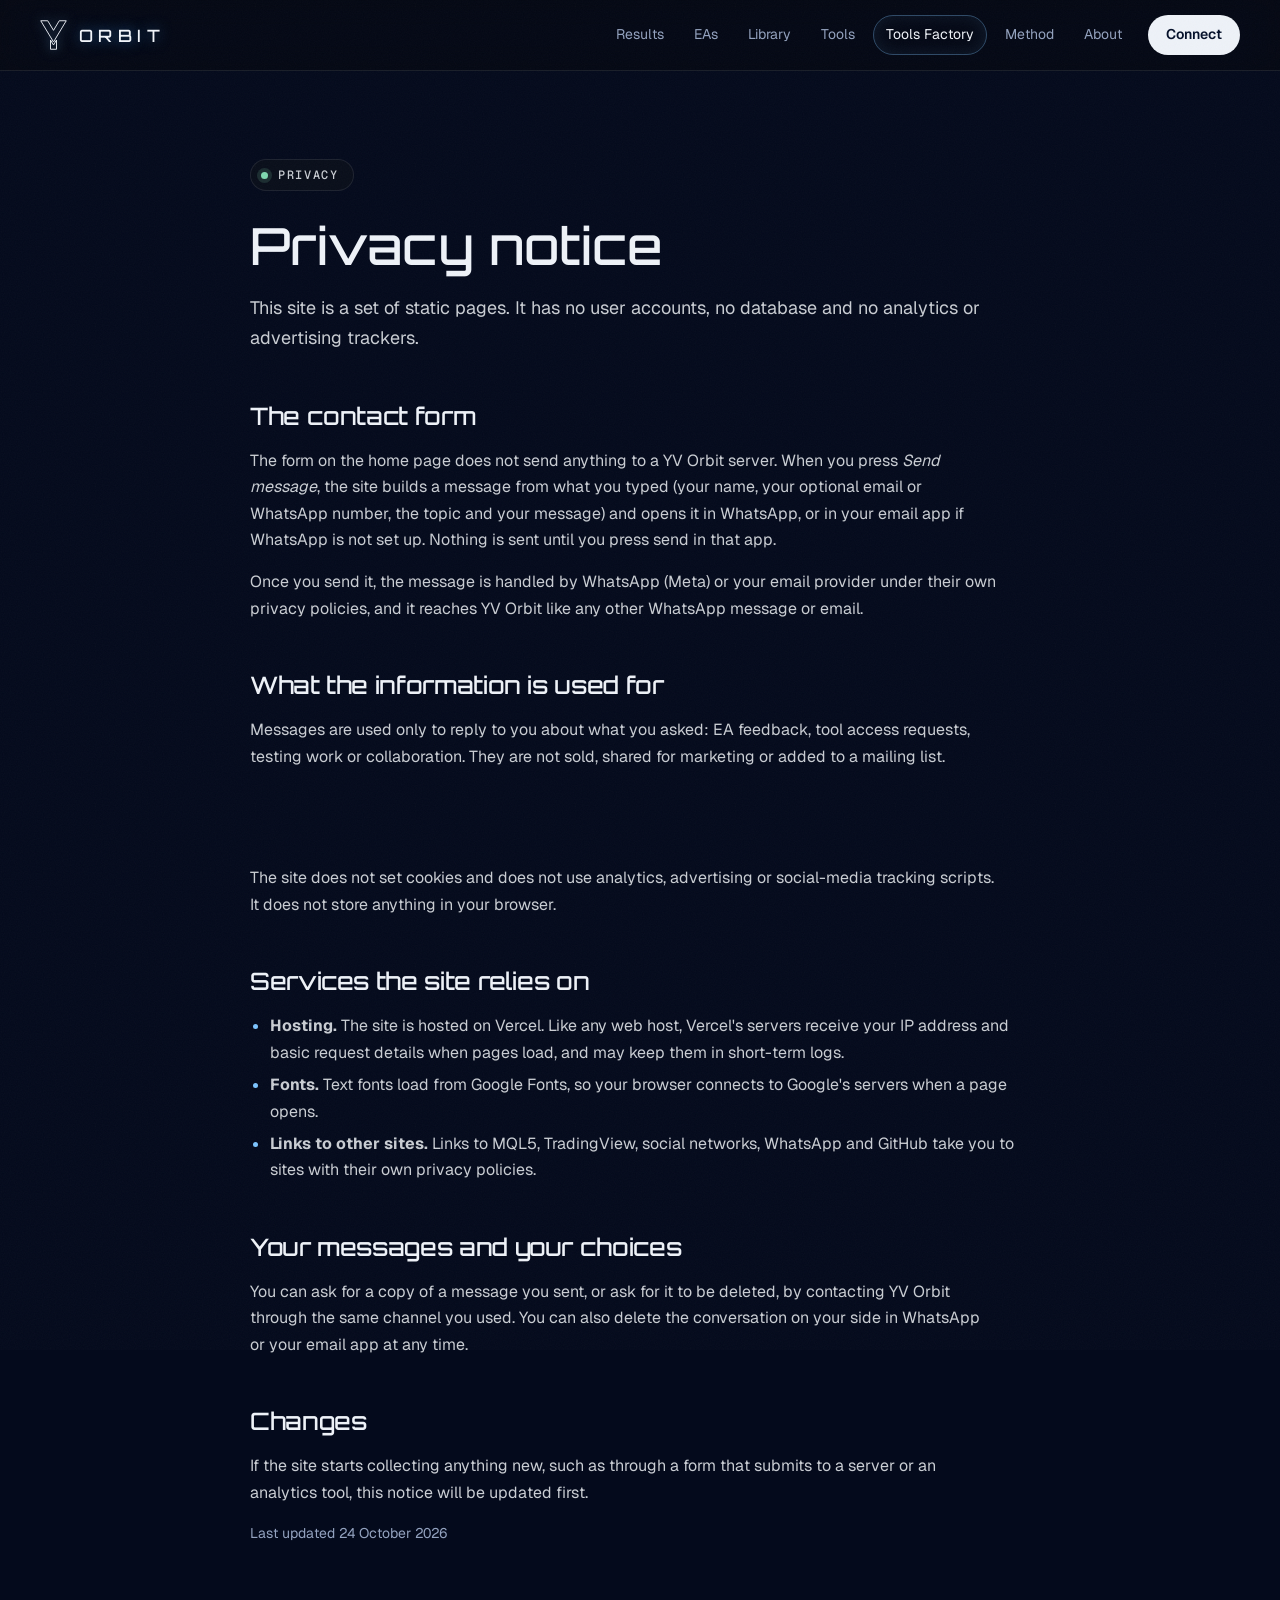
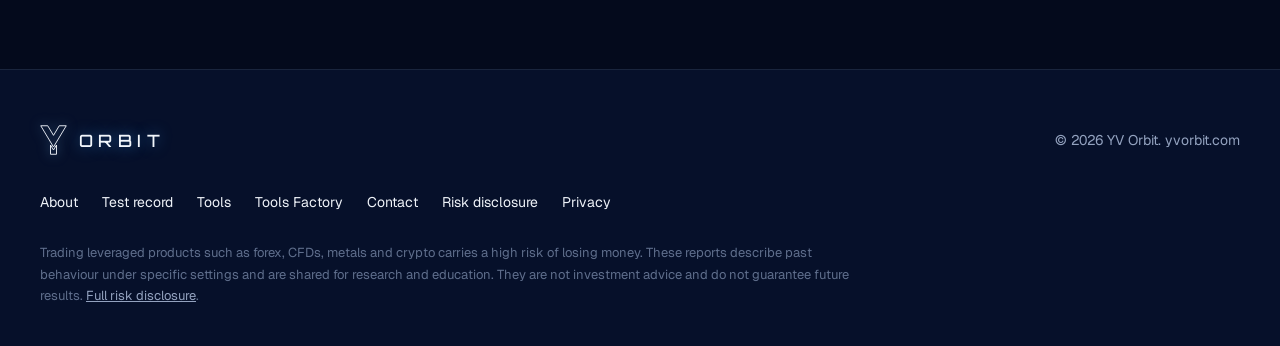
<file: privacy.html>
<!doctype html>
<html lang="en">
<head>
<meta charset="utf-8">
<meta name="viewport" content="width=device-width, initial-scale=1">
<meta name="theme-color" content="#040A1C">
<meta name="color-scheme" content="dark">
<script>document.documentElement.className+=" js"</script>
<title>Privacy Notice | YV Orbit</title>
<meta name="description" content="How the YV Orbit website handles information: no accounts, no tracking cookies, and a contact form that hands your message to WhatsApp or email.">
<meta name="robots" content="index,follow">
<link rel="canonical" href="https://www.yvorbit.com/privacy.html">
<meta property="og:url" content="https://www.yvorbit.com/privacy.html">
<meta property="og:type" content="website">
<meta property="og:title" content="Privacy Notice | YV Orbit">
<meta property="og:description" content="How the YV Orbit website handles information: no accounts, no tracking cookies, and a contact form that hands your message to WhatsApp or email.">
<meta property="og:image" content="https://www.yvorbit.com/assets/brand/og-image-2026.jpg">
<meta property="og:site_name" content="YV Orbit">
<meta name="twitter:card" content="summary_large_image">
<link rel="icon" href="assets/brand/favicon.ico" sizes="any">
<link rel="icon" type="image/svg+xml" href="assets/brand/favicon.svg">
<link rel="apple-touch-icon" href="assets/brand/apple-touch-icon.png">
<link rel="manifest" href="site.webmanifest">
<link rel="preconnect" href="https://fonts.googleapis.com">
<link rel="preconnect" href="https://fonts.gstatic.com" crossorigin>
<link href="https://fonts.googleapis.com/css2?family=Geist:wght@400;500;600&family=Geist+Mono:wght@400;500&family=Orbitron:wght@400;500;600&display=swap" rel="stylesheet">
<link rel="stylesheet" href="assets/site.css">
</head>
<body>
<a class="skip" href="#top">Skip to content</a>

<header class="site-header">
  <div class="wrap nav">
    <a class="logo" href="index.html" aria-label="YV Orbit home"><svg class="logo-sym" viewBox="28 20 144 160" aria-hidden="true"><path d="M32 24H69.3L100 75.2L130.7 24H168L100 137.3Z"/><path d="M84 126.7L100 153.3L116 126.7V176H84Z"/></svg><span class="logo-word">ORBIT</span></a>
    <button class="menu-toggle" type="button" aria-expanded="false" aria-controls="main-nav"><svg class="i-open" viewBox="0 0 24 24" fill="none" stroke="currentColor" stroke-width="2" aria-hidden="true"><path d="M4 7h16M4 12h16M4 17h16"/></svg><svg class="i-close" viewBox="0 0 24 24" fill="none" stroke="currentColor" stroke-width="2" aria-hidden="true"><path d="M6 6l12 12M18 6L6 18"/></svg>Menu</button>
    <nav class="navlinks" id="main-nav" aria-label="Main">
      <a href="index.html#results">Results</a>
      <a href="index.html#ea">EAs</a>
      <a href="index.html#library">Library</a>
      <a href="tools.html">Tools</a>
      <a class="is-factory" href="factory.html">Tools Factory</a>
      <a href="index.html#method">Method</a>
      <a href="about.html">About</a>
      <a class="nav-cta" href="index.html#connect">Connect</a>
    </nav>
  </div>
</header>

<main id="top" tabindex="-1" class="page">
  <div class="wrap">
    <p class="kicker">Privacy</p>
    <h1>Privacy notice</h1>
    <p class="lede">This site is a set of static pages. It has no user accounts, no database and no analytics or advertising trackers.</p>

    <h2>The contact form</h2>
    <p>The form on the home page does not send anything to a YV Orbit server. When you press <em>Send message</em>, the site builds a message from what you typed (your name, your optional email or WhatsApp number, the topic and your message) and opens it in WhatsApp, or in your email app if WhatsApp is not set up. Nothing is sent until you press send in that app.</p>
    <p>Once you send it, the message is handled by WhatsApp (Meta) or your email provider under their own privacy policies, and it reaches YV Orbit like any other WhatsApp message or email.</p>

    <h2>What the information is used for</h2>
    <p>Messages are used only to reply to you about what you asked: EA feedback, tool access requests, testing work or collaboration. They are not sold, shared for marketing or added to a mailing list.</p>

    <h2>Cookies and tracking</h2>
    <p>The site does not set cookies and does not use analytics, advertising or social-media tracking scripts. It does not store anything in your browser.</p>

    <h2>Services the site relies on</h2>
    <ul>
      <li><strong>Hosting.</strong> The site is hosted on Vercel. Like any web host, Vercel's servers receive your IP address and basic request details when pages load, and may keep them in short-term logs.</li>
      <li><strong>Fonts.</strong> Text fonts load from Google Fonts, so your browser connects to Google's servers when a page opens.</li>
      <li><strong>Links to other sites.</strong> Links to MQL5, TradingView, social networks, WhatsApp and GitHub take you to sites with their own privacy policies.</li>
    </ul>

    <h2>Your messages and your choices</h2>
    <p>You can ask for a copy of a message you sent, or ask for it to be deleted, by contacting YV Orbit through the same channel you used. You can also delete the conversation on your side in WhatsApp or your email app at any time.</p>

    <h2>Changes</h2>
    <p>If the site starts collecting anything new, such as through a form that submits to a server or an analytics tool, this notice will be updated first.</p>
    <p class="updated">Last updated 24 October 2026</p>
  </div>
</main>

<footer class="site-footer">
  <div class="wrap">
    <div class="footer-row">
      <a class="logo" href="index.html" aria-label="YV Orbit home"><svg class="logo-sym" viewBox="28 20 144 160" aria-hidden="true"><path d="M32 24H69.3L100 75.2L130.7 24H168L100 137.3Z"/><path d="M84 126.7L100 153.3L116 126.7V176H84Z"/></svg><span class="logo-word">ORBIT</span></a>
      <span>© <span data-year>2026</span> YV Orbit. yvorbit.com</span>
    </div>
    <ul class="footer-links">
      <li><a href="about.html">About</a></li>
      <li><a href="index.html#results">Test record</a></li>
      <li><a href="tools.html">Tools</a></li><li><a href="factory.html">Tools Factory</a></li>
      <li><a href="index.html#connect">Contact</a></li>
      <li><a href="risk.html">Risk disclosure</a></li>
      <li><a href="privacy.html">Privacy</a></li>
    </ul>
    <p class="risk">Trading leveraged products such as forex, CFDs, metals and crypto carries a high risk of losing money. These reports describe past behaviour under specific settings and are shared for research and education. They are not investment advice and do not guarantee future results. <a href="risk.html" style="color:var(--ivory)">Full risk disclosure</a>.</p>
  </div>
</footer>

<script src="assets/config.js"></script>
<script src="assets/records.js"></script>
<script src="assets/site.js"></script>
<script src="assets/fx.js"></script>
<script src="assets/orbit-bg.js"></script>
</body>
</html>
</file>
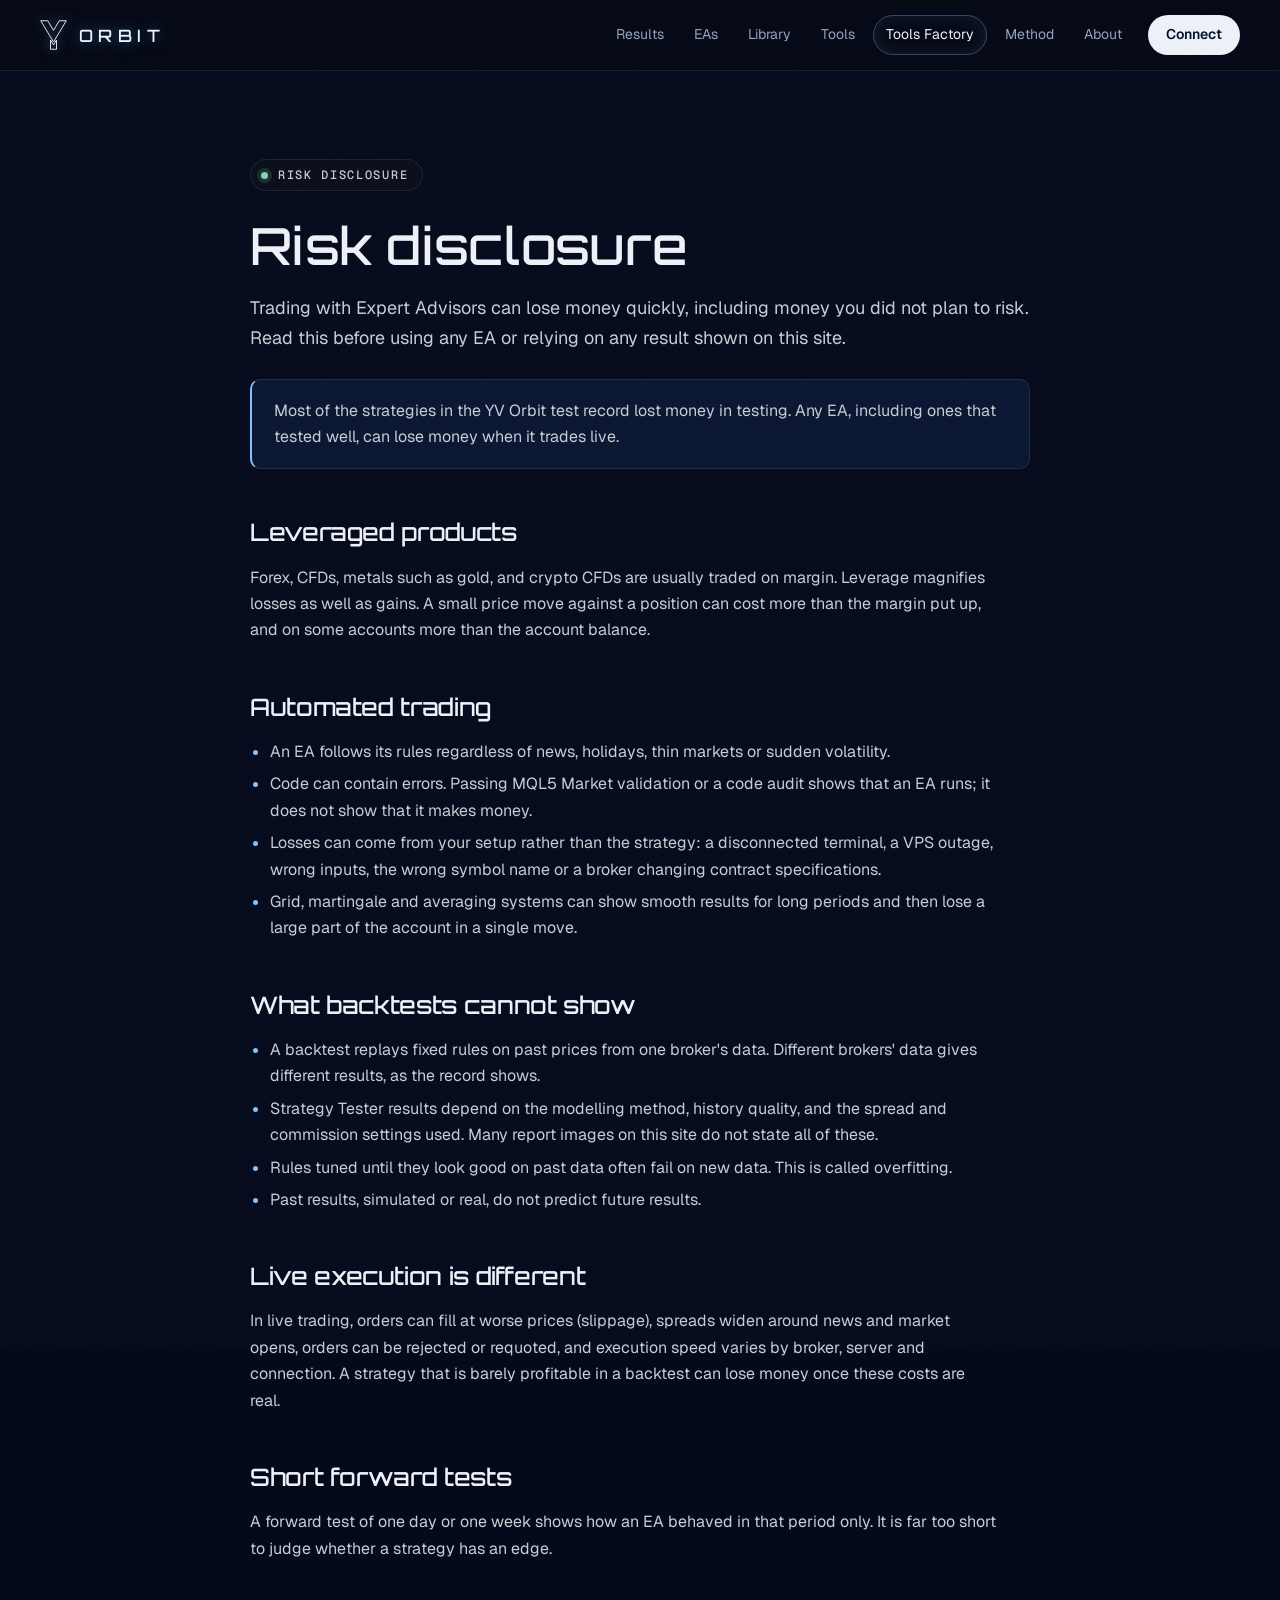
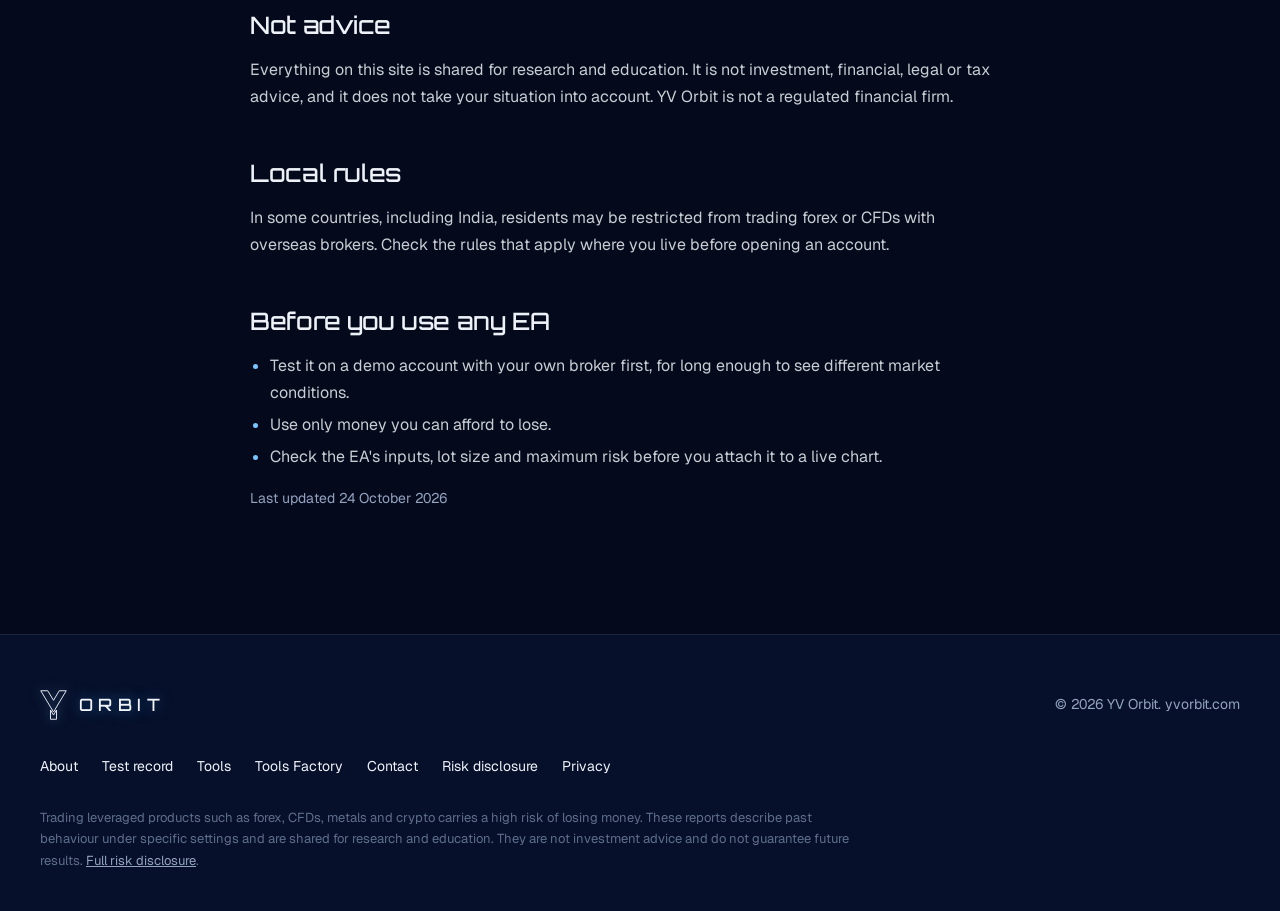
<file: risk.html>
<!doctype html>
<html lang="en">
<head>
<meta charset="utf-8">
<meta name="viewport" content="width=device-width, initial-scale=1">
<meta name="theme-color" content="#040A1C">
<meta name="color-scheme" content="dark">
<script>document.documentElement.className+=" js"</script>
<title>Risk Disclosure | YV Orbit</title>
<meta name="description" content="The risks of leveraged and automated trading, and the limits of backtests and forward tests published on YV Orbit.">
<meta name="robots" content="index,follow">
<link rel="canonical" href="https://www.yvorbit.com/risk.html">
<meta property="og:url" content="https://www.yvorbit.com/risk.html">
<meta property="og:type" content="website">
<meta property="og:title" content="Risk Disclosure | YV Orbit">
<meta property="og:description" content="The risks of leveraged and automated trading, and the limits of backtests and forward tests published on YV Orbit.">
<meta property="og:image" content="https://www.yvorbit.com/assets/brand/og-image-2026.jpg">
<meta property="og:site_name" content="YV Orbit">
<meta name="twitter:card" content="summary_large_image">
<link rel="icon" href="assets/brand/favicon.ico" sizes="any">
<link rel="icon" type="image/svg+xml" href="assets/brand/favicon.svg">
<link rel="apple-touch-icon" href="assets/brand/apple-touch-icon.png">
<link rel="manifest" href="site.webmanifest">
<link rel="preconnect" href="https://fonts.googleapis.com">
<link rel="preconnect" href="https://fonts.gstatic.com" crossorigin>
<link href="https://fonts.googleapis.com/css2?family=Geist:wght@400;500;600&family=Geist+Mono:wght@400;500&family=Orbitron:wght@400;500;600&display=swap" rel="stylesheet">
<link rel="stylesheet" href="assets/site.css">
</head>
<body>
<a class="skip" href="#top">Skip to content</a>

<header class="site-header">
  <div class="wrap nav">
    <a class="logo" href="index.html" aria-label="YV Orbit home"><svg class="logo-sym" viewBox="28 20 144 160" aria-hidden="true"><path d="M32 24H69.3L100 75.2L130.7 24H168L100 137.3Z"/><path d="M84 126.7L100 153.3L116 126.7V176H84Z"/></svg><span class="logo-word">ORBIT</span></a>
    <button class="menu-toggle" type="button" aria-expanded="false" aria-controls="main-nav"><svg class="i-open" viewBox="0 0 24 24" fill="none" stroke="currentColor" stroke-width="2" aria-hidden="true"><path d="M4 7h16M4 12h16M4 17h16"/></svg><svg class="i-close" viewBox="0 0 24 24" fill="none" stroke="currentColor" stroke-width="2" aria-hidden="true"><path d="M6 6l12 12M18 6L6 18"/></svg>Menu</button>
    <nav class="navlinks" id="main-nav" aria-label="Main">
      <a href="index.html#results">Results</a>
      <a href="index.html#ea">EAs</a>
      <a href="index.html#library">Library</a>
      <a href="tools.html">Tools</a>
      <a class="is-factory" href="factory.html">Tools Factory</a>
      <a href="index.html#method">Method</a>
      <a href="about.html">About</a>
      <a class="nav-cta" href="index.html#connect">Connect</a>
    </nav>
  </div>
</header>

<main id="top" tabindex="-1" class="page">
  <div class="wrap">
    <p class="kicker">Risk disclosure</p>
    <h1>Risk disclosure</h1>
    <p class="lede">Trading with Expert Advisors can lose money quickly, including money you did not plan to risk. Read this before using any EA or relying on any result shown on this site.</p>

    <div class="callout"><p style="margin:0">Most of the strategies in the YV Orbit test record lost money in testing. Any EA, including ones that tested well, can lose money when it trades live.</p></div>

    <h2>Leveraged products</h2>
    <p>Forex, CFDs, metals such as gold, and crypto CFDs are usually traded on margin. Leverage magnifies losses as well as gains. A small price move against a position can cost more than the margin put up, and on some accounts more than the account balance.</p>

    <h2>Automated trading</h2>
    <ul>
      <li>An EA follows its rules regardless of news, holidays, thin markets or sudden volatility.</li>
      <li>Code can contain errors. Passing MQL5 Market validation or a code audit shows that an EA runs; it does not show that it makes money.</li>
      <li>Losses can come from your setup rather than the strategy: a disconnected terminal, a VPS outage, wrong inputs, the wrong symbol name or a broker changing contract specifications.</li>
      <li>Grid, martingale and averaging systems can show smooth results for long periods and then lose a large part of the account in a single move.</li>
    </ul>

    <h2>What backtests cannot show</h2>
    <ul>
      <li>A backtest replays fixed rules on past prices from one broker's data. Different brokers' data gives different results, as the record shows.</li>
      <li>Strategy Tester results depend on the modelling method, history quality, and the spread and commission settings used. Many report images on this site do not state all of these.</li>
      <li>Rules tuned until they look good on past data often fail on new data. This is called overfitting.</li>
      <li>Past results, simulated or real, do not predict future results.</li>
    </ul>

    <h2>Live execution is different</h2>
    <p>In live trading, orders can fill at worse prices (slippage), spreads widen around news and market opens, orders can be rejected or requoted, and execution speed varies by broker, server and connection. A strategy that is barely profitable in a backtest can lose money once these costs are real.</p>

    <h2>Short forward tests</h2>
    <p>A forward test of one day or one week shows how an EA behaved in that period only. It is far too short to judge whether a strategy has an edge.</p>

    <h2>Not advice</h2>
    <p>Everything on this site is shared for research and education. It is not investment, financial, legal or tax advice, and it does not take your situation into account. YV Orbit is not a regulated financial firm.</p>

    <h2>Local rules</h2>
    <p>In some countries, including India, residents may be restricted from trading forex or CFDs with overseas brokers. Check the rules that apply where you live before opening an account.</p>

    <h2>Before you use any EA</h2>
    <ul>
      <li>Test it on a demo account with your own broker first, for long enough to see different market conditions.</li>
      <li>Use only money you can afford to lose.</li>
      <li>Check the EA's inputs, lot size and maximum risk before you attach it to a live chart.</li>
    </ul>
    <p class="updated">Last updated 24 October 2026</p>
  </div>
</main>

<footer class="site-footer">
  <div class="wrap">
    <div class="footer-row">
      <a class="logo" href="index.html" aria-label="YV Orbit home"><svg class="logo-sym" viewBox="28 20 144 160" aria-hidden="true"><path d="M32 24H69.3L100 75.2L130.7 24H168L100 137.3Z"/><path d="M84 126.7L100 153.3L116 126.7V176H84Z"/></svg><span class="logo-word">ORBIT</span></a>
      <span>© <span data-year>2026</span> YV Orbit. yvorbit.com</span>
    </div>
    <ul class="footer-links">
      <li><a href="about.html">About</a></li>
      <li><a href="index.html#results">Test record</a></li>
      <li><a href="tools.html">Tools</a></li><li><a href="factory.html">Tools Factory</a></li>
      <li><a href="index.html#connect">Contact</a></li>
      <li><a href="risk.html">Risk disclosure</a></li>
      <li><a href="privacy.html">Privacy</a></li>
    </ul>
    <p class="risk">Trading leveraged products such as forex, CFDs, metals and crypto carries a high risk of losing money. These reports describe past behaviour under specific settings and are shared for research and education. They are not investment advice and do not guarantee future results. <a href="risk.html" style="color:var(--ivory)">Full risk disclosure</a>.</p>
  </div>
</footer>

<script src="assets/config.js"></script>
<script src="assets/records.js"></script>
<script src="assets/site.js"></script>
<script src="assets/fx.js"></script>
<script src="assets/orbit-bg.js"></script>
</body>
</html>
</file>
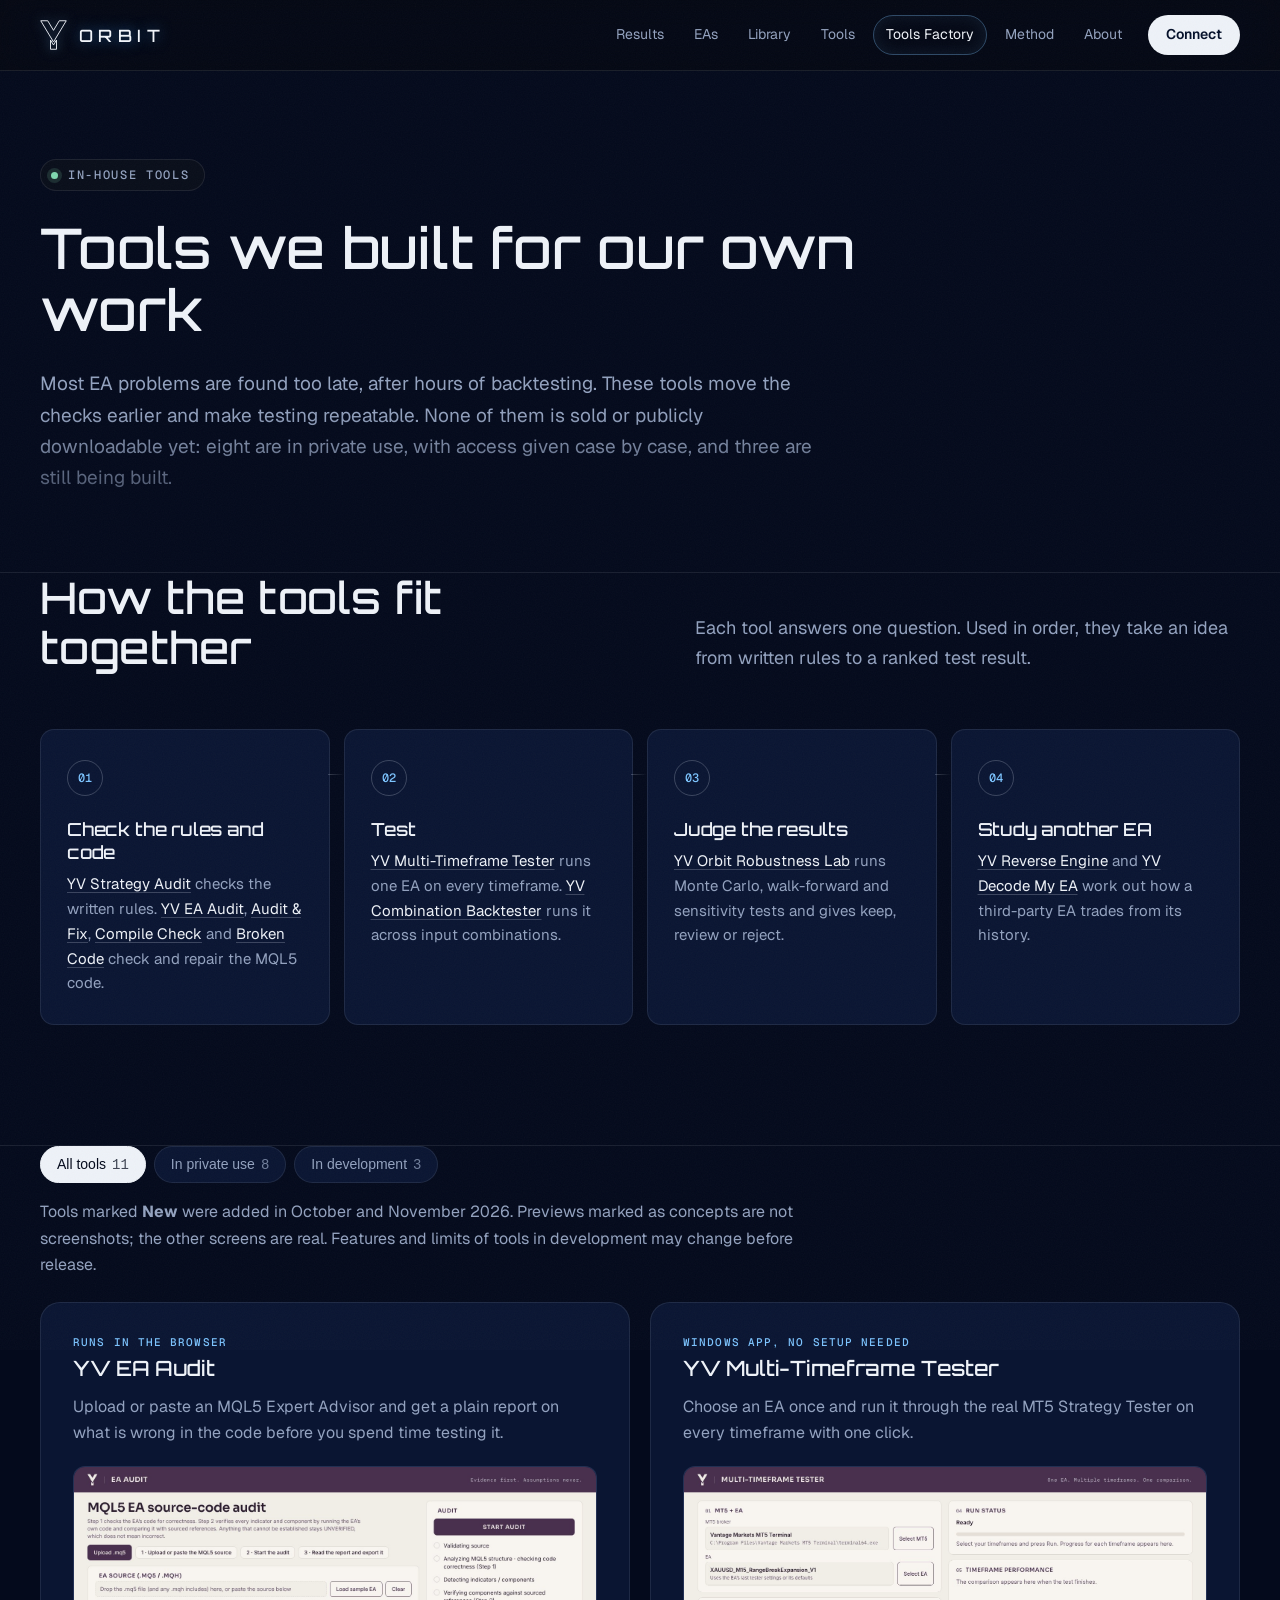
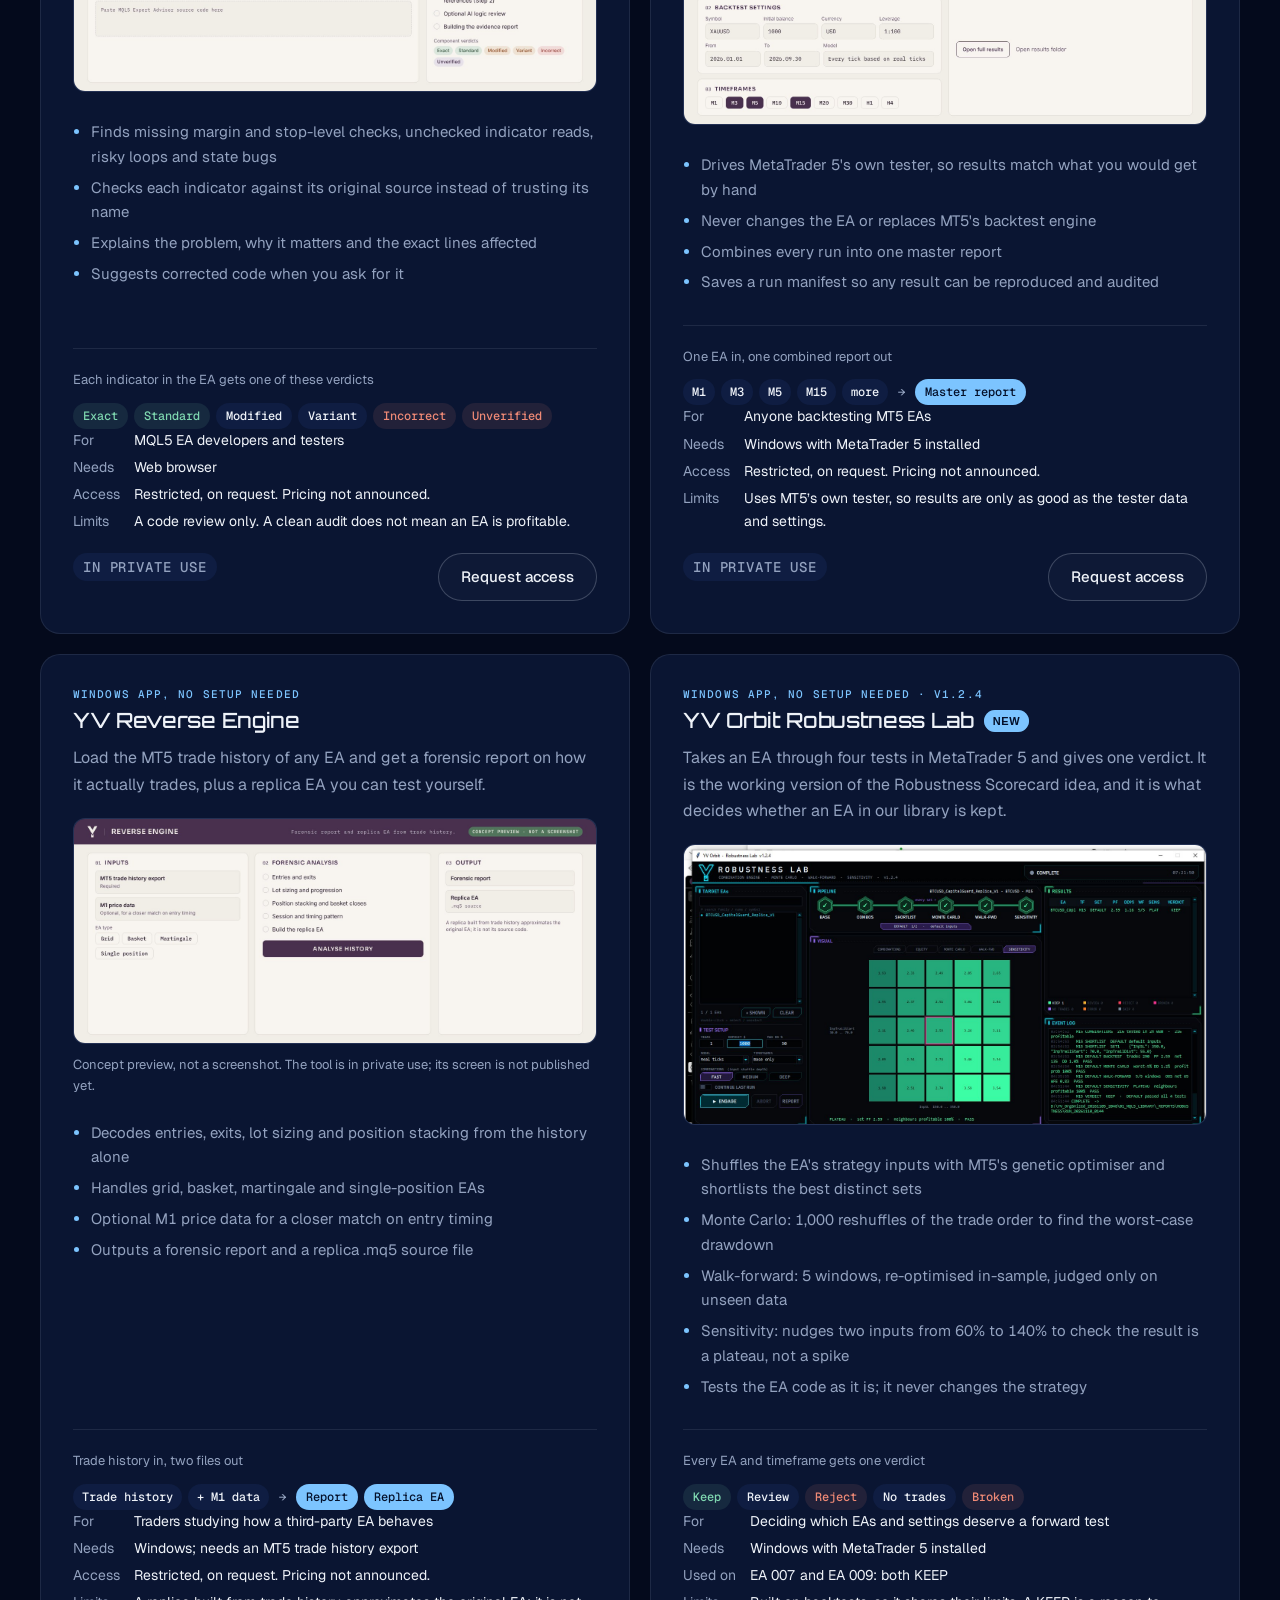
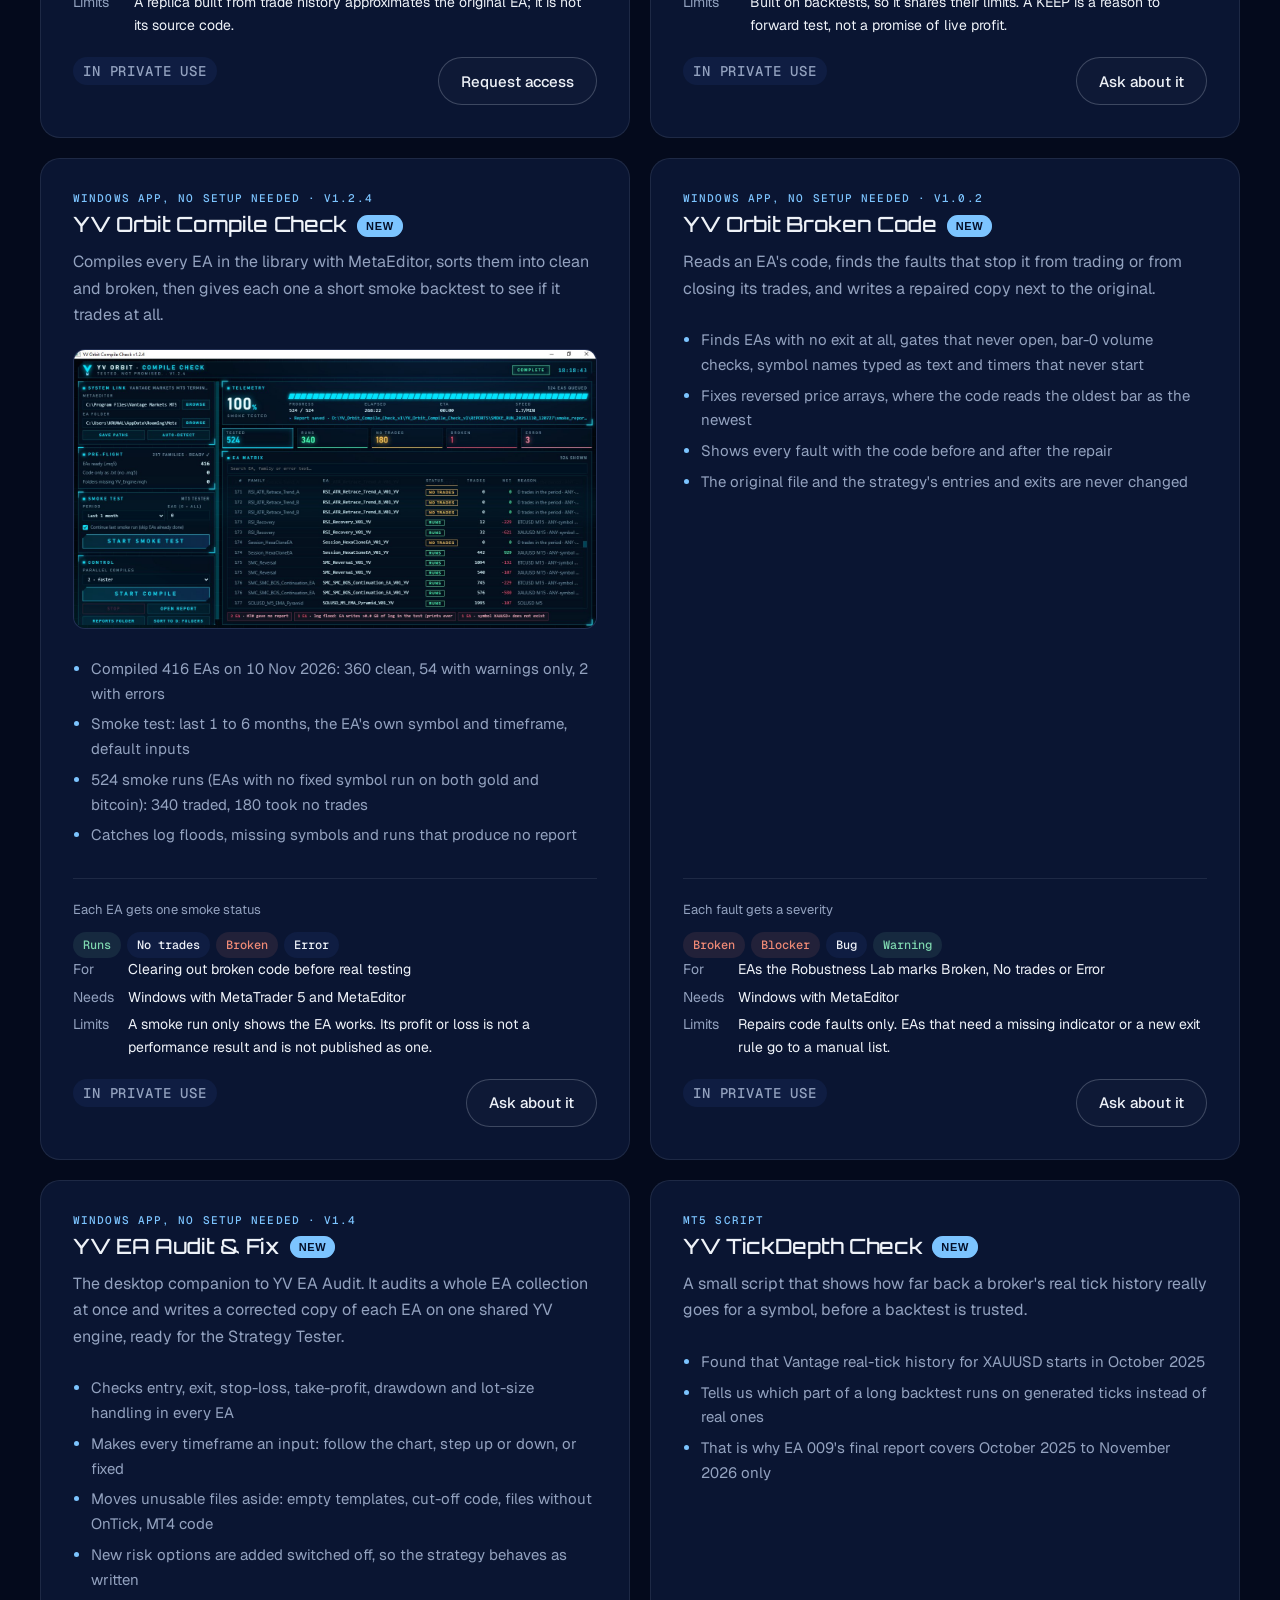
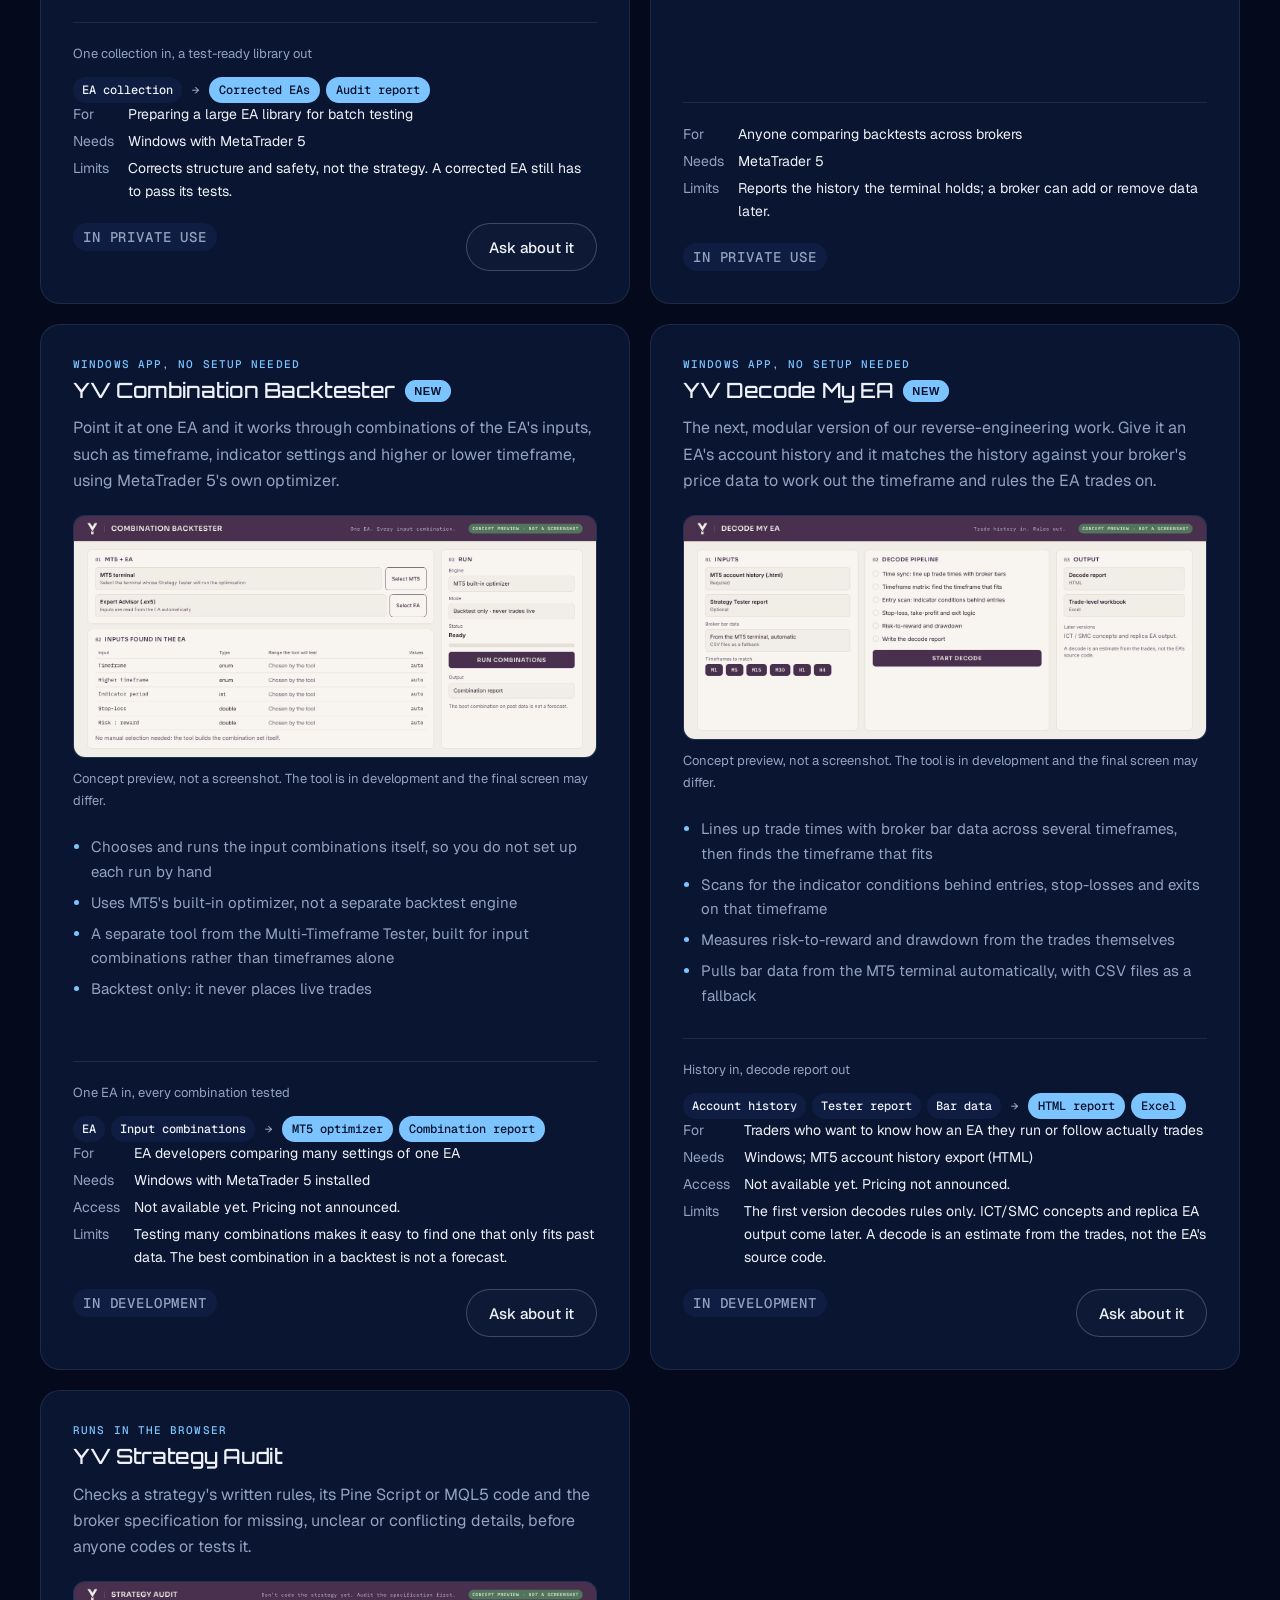
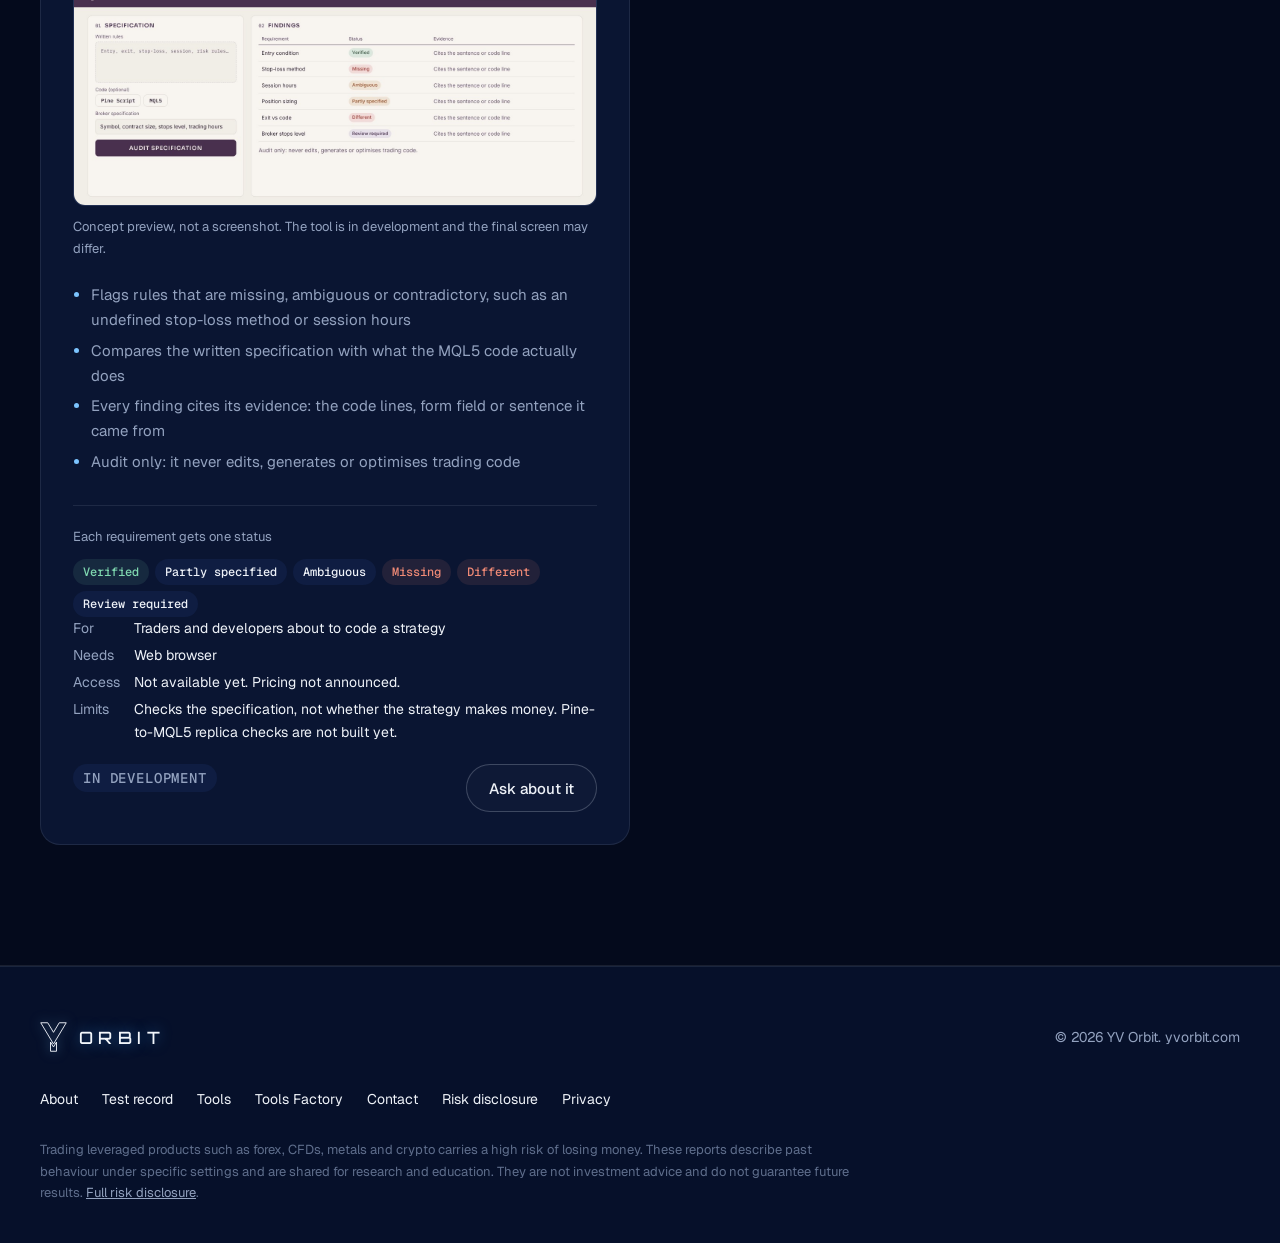
<file: tools.html>
<!doctype html>
<html lang="en">
<head>
<meta charset="utf-8">
<meta name="viewport" content="width=device-width, initial-scale=1">
<meta name="theme-color" content="#040A1C">
<meta name="color-scheme" content="dark">
<script>document.documentElement.className+=" js"</script>
<title>YV Orbit Tools | MT5 EA Audit, Backtesting and Reverse Engineering</title>
<meta name="description" content="The in-house tools YV Orbit uses to audit, backtest and decode MetaTrader 5 Expert Advisors: three in private use and four in development.">
<meta name="robots" content="index,follow">
<link rel="canonical" href="https://www.yvorbit.com/tools.html">
<meta property="og:url" content="https://www.yvorbit.com/tools.html">
<meta property="og:type" content="website">
<meta property="og:title" content="YV Orbit Tools | MT5 EA Audit, Backtesting and Reverse Engineering">
<meta property="og:description" content="The in-house tools YV Orbit uses to audit, backtest and decode MetaTrader 5 Expert Advisors: three in private use and four in development.">
<meta property="og:image" content="https://www.yvorbit.com/assets/brand/og-image-2026.jpg">
<meta property="og:site_name" content="YV Orbit">
<meta name="twitter:card" content="summary_large_image">
<link rel="icon" href="assets/brand/favicon.ico" sizes="any">
<link rel="icon" type="image/svg+xml" href="assets/brand/favicon.svg">
<link rel="apple-touch-icon" href="assets/brand/apple-touch-icon.png">
<link rel="manifest" href="site.webmanifest">
<link rel="preconnect" href="https://fonts.googleapis.com">
<link rel="preconnect" href="https://fonts.gstatic.com" crossorigin>
<link href="https://fonts.googleapis.com/css2?family=Geist:wght@400;500;600&family=Geist+Mono:wght@400;500&family=Orbitron:wght@400;500;600&display=swap" rel="stylesheet">
<link rel="stylesheet" href="assets/site.css">
</head>
<body>
<a class="skip" href="#top">Skip to content</a>

<header class="site-header">
  <div class="wrap nav">
    <a class="logo" href="index.html" aria-label="YV Orbit home"><svg class="logo-sym" viewBox="28 20 144 160" aria-hidden="true"><path d="M32 24H69.3L100 75.2L130.7 24H168L100 137.3Z"/><path d="M84 126.7L100 153.3L116 126.7V176H84Z"/></svg><span class="logo-word">ORBIT</span></a>
    <button class="menu-toggle" type="button" aria-expanded="false" aria-controls="main-nav"><svg class="i-open" viewBox="0 0 24 24" fill="none" stroke="currentColor" stroke-width="2" aria-hidden="true"><path d="M4 7h16M4 12h16M4 17h16"/></svg><svg class="i-close" viewBox="0 0 24 24" fill="none" stroke="currentColor" stroke-width="2" aria-hidden="true"><path d="M6 6l12 12M18 6L6 18"/></svg>Menu</button>
    <nav class="navlinks" id="main-nav" aria-label="Main">
      <a href="index.html#results">Results</a>
      <a href="index.html#ea">EAs</a>
      <a href="index.html#library">Library</a>
      <a href="tools.html" aria-current="page">Tools</a>
      <a class="is-factory" href="factory.html">Tools Factory</a>
      <a href="index.html#method">Method</a>
      <a href="about.html">About</a>
      <a class="nav-cta" href="index.html#connect">Connect</a>
    </nav>
  </div>
</header>


<style>
.tool-tabs{display:flex;flex-wrap:wrap;gap:8px;margin:0 0 28px}
.tool-tabs button{font:500 14px/1 Inter,sans-serif;padding:10px 16px;border-radius:999px;border:1px solid rgba(226,236,250,.22);background:rgba(10,21,50,.6);color:#EEF2F8;cursor:pointer}
.tool-tabs button[aria-pressed="true"]{background:#EEF2F8;border-color:#EEF2F8;color:#04102A}
.tool-tabs button:focus-visible{outline:2px solid #7CC4FF;outline-offset:2px}
.tool-tabs .n{font-family:"IBM Plex Mono",monospace;margin-left:6px;opacity:.75}
.tool.is-new h3::after{content:"New";font:600 11px/1 Inter,sans-serif;letter-spacing:.06em;text-transform:uppercase;margin-left:10px;padding:4px 8px;border-radius:999px;background:rgba(124,196,255,.18);color:#B5DCFF;border:1px solid rgba(124,196,255,.45);vertical-align:middle}
.tool[hidden]{display:none}
.tool-group-note{color:#93A2BF;margin:-12px 0 24px;max-width:70ch}
</style>

<main id="top" tabindex="-1">
  <section class="hero" style="padding-bottom:40px">
    <div class="wrap">
      <p class="kicker">In-house tools</p>
      <h1 style="font-size:clamp(32px,4.6vw,56px);max-width:18ch">Tools we built for our own work</h1>
      <p class="lede">Most EA problems are found too late, after hours of backtesting. These tools move the checks earlier and make testing repeatable. None of them is sold or publicly downloadable yet: eight are in private use, with access given case by case, and three are still being built.</p>
    </div>
  </section>

  <section class="block" style="padding-top:0">
    <div class="wrap">
      <div class="block-head">
        <h2 class="display">How the tools fit together</h2>
        <p class="lede">Each tool answers one question. Used in order, they take an idea from written rules to a ranked test result.</p>
      </div>
      <div class="steps">
        <div class="step"><h3>Check the rules and code</h3><p><a href="#strategy-audit">YV Strategy Audit</a> checks the written rules. <a href="#ea-audit">YV EA Audit</a>, <a href="#ea-audit-fix">Audit &amp; Fix</a>, <a href="#compile-check">Compile Check</a> and <a href="#broken-code">Broken Code</a> check and repair the MQL5 code.</p></div>
        <div class="step"><h3>Test</h3><p><a href="#multitf-tester">YV Multi-Timeframe Tester</a> runs one EA on every timeframe. <a href="#combination-backtester">YV Combination Backtester</a> runs it across input combinations.</p></div>
        <div class="step"><h3>Judge the results</h3><p><a href="#robustness-lab">YV Orbit Robustness Lab</a> runs Monte Carlo, walk-forward and sensitivity tests and gives keep, review or reject.</p></div>
        <div class="step"><h3>Study another EA</h3><p><a href="#reverse-engine">YV Reverse Engine</a> and <a href="#decode-my-ea">YV Decode My EA</a> work out how a third-party EA trades from its history.</p></div>
      </div>
    </div>
  </section>

  <section class="block" id="all-tools" style="padding-top:0">
    <div class="wrap">
      <div class="tool-tabs" role="group" aria-label="Filter tools">
        <button type="button" data-tab="all" aria-pressed="true">All tools<span class="n"></span></button>
        <button type="button" data-tab="private" aria-pressed="false">In private use<span class="n"></span></button>
        <button type="button" data-tab="dev" aria-pressed="false">In development<span class="n"></span></button>
      </div>
      <p class="tool-group-note">Tools marked <strong>New</strong> were added in October and November 2026. Previews marked as concepts are not screenshots; the other screens are real. Features and limits of tools in development may change before release.</p>

      <div class="tools">

        <!-- IN PRIVATE USE -->
        <article class="tool" id="ea-audit" data-status="private">
          <span class="platform">Runs in the browser</span>
          <h3>YV EA Audit</h3>
          <p>Upload or paste an MQL5 Expert Advisor and get a plain report on what is wrong in the code before you spend time testing it.</p>
          <a class="tool-shot" href="assets/tools/yv-ea-audit.jpg" target="_blank" rel="noopener"><img loading="lazy" src="assets/tools/yv-ea-audit.jpg" width="1400" height="600" alt="YV EA Audit screen with the MQL5 source box and the audit steps"><span class="sr-only"> (opens full-size image)</span></a>
          <ul>
            <li>Finds missing margin and stop-level checks, unchecked indicator reads, risky loops and state bugs</li>
            <li>Checks each indicator against its original source instead of trusting its name</li>
            <li>Explains the problem, why it matters and the exact lines affected</li>
            <li>Suggests corrected code when you ask for it</li>
          </ul>
          <div class="demo">
            <div class="demo-label">Each indicator in the EA gets one of these verdicts</div>
            <div class="verdicts">
              <span class="v-ok">Exact</span><span class="v-ok">Standard</span><span class="v-mid">Modified</span><span class="v-mid">Variant</span><span class="v-bad">Incorrect</span><span class="v-bad">Unverified</span>
            </div>
            <dl class="tool-facts"><dt>For</dt><dd>MQL5 EA developers and testers</dd><dt>Needs</dt><dd>Web browser</dd><dt>Access</dt><dd>Restricted, on request. Pricing not announced.</dd><dt>Limits</dt><dd>A code review only. A clean audit does not mean an EA is profitable.</dd></dl>
            <div class="status"><span class="status-badge">In private use</span><a class="btn" href="index.html?topic=Access%20to%20YV%20EA%20Audit#connect">Request access</a></div>
          </div>
        </article>

        <article class="tool" id="multitf-tester" data-status="private">
          <span class="platform">Windows app, no setup needed</span>
          <h3>YV Multi-Timeframe Tester</h3>
          <p>Choose an EA once and run it through the real MT5 Strategy Tester on every timeframe with one click.</p>
          <a class="tool-shot" href="assets/tools/yv-multitf-tester.jpg" target="_blank" rel="noopener"><img loading="lazy" src="assets/tools/yv-multitf-tester.jpg" width="1400" height="689" alt="YV Multi-Timeframe Tester window with MT5 terminal, EA, backtest settings and timeframe selection"><span class="sr-only"> (opens full-size image)</span></a>
          <ul>
            <li>Drives MetaTrader 5's own tester, so results match what you would get by hand</li>
            <li>Never changes the EA or replaces MT5's backtest engine</li>
            <li>Combines every run into one master report</li>
            <li>Saves a run manifest so any result can be reproduced and audited</li>
          </ul>
          <div class="demo">
            <div class="demo-label">One EA in, one combined report out</div>
            <div class="tf-flow">
              <span class="tf">M1</span><span class="tf">M3</span><span class="tf">M5</span><span class="tf">M15</span><span class="tf">more</span>
              <span class="arrow" aria-hidden="true">&rarr;</span><span class="out">Master report</span>
            </div>
            <dl class="tool-facts"><dt>For</dt><dd>Anyone backtesting MT5 EAs</dd><dt>Needs</dt><dd>Windows with MetaTrader 5 installed</dd><dt>Access</dt><dd>Restricted, on request. Pricing not announced.</dd><dt>Limits</dt><dd>Uses MT5&#8217;s own tester, so results are only as good as the tester data and settings.</dd></dl>
            <div class="status"><span class="status-badge">In private use</span><a class="btn" href="index.html?topic=Access%20to%20YV%20Multi-Timeframe%20Tester#connect">Request access</a></div>
          </div>
        </article>

        <article class="tool" id="reverse-engine" data-status="private">
          <span class="platform">Windows app, no setup needed</span>
          <h3>YV Reverse Engine</h3>
          <p>Load the MT5 trade history of any EA and get a forensic report on how it actually trades, plus a replica EA you can test yourself.</p>
          <a class="tool-shot" href="assets/tools/yv-reverse-engine.jpg" target="_blank" rel="noopener"><img loading="lazy" src="assets/tools/yv-reverse-engine.jpg" width="1400" height="600" alt="Concept preview of YV Reverse Engine: trade history inputs, forensic steps and replica EA output"><span class="sr-only"> (opens full-size image)</span></a><p class="fine" style="margin:-12px 0 18px;font-size:13px">Concept preview, not a screenshot. The tool is in private use; its screen is not published yet.</p>
          <ul>
            <li>Decodes entries, exits, lot sizing and position stacking from the history alone</li>
            <li>Handles grid, basket, martingale and single-position EAs</li>
            <li>Optional M1 price data for a closer match on entry timing</li>
            <li>Outputs a forensic report and a replica .mq5 source file</li>
          </ul>
          <div class="demo">
            <div class="demo-label">Trade history in, two files out</div>
            <div class="tf-flow">
              <span class="tf">Trade history</span><span class="tf">+ M1 data</span>
              <span class="arrow" aria-hidden="true">&rarr;</span><span class="out">Report</span><span class="out">Replica EA</span>
            </div>
            <dl class="tool-facts"><dt>For</dt><dd>Traders studying how a third-party EA behaves</dd><dt>Needs</dt><dd>Windows; needs an MT5 trade history export</dd><dt>Access</dt><dd>Restricted, on request. Pricing not announced.</dd><dt>Limits</dt><dd>A replica built from trade history approximates the original EA; it is not its source code.</dd></dl>
            <div class="status"><span class="status-badge">In private use</span><a class="btn" href="index.html?topic=Access%20to%20YV%20Reverse%20Engine#connect">Request access</a></div>
          </div>
        </article>


        <article class="tool is-new" id="robustness-lab" data-status="private"><span id="robustness-scorecard"></span>
          <span class="platform">Windows app, no setup needed · v1.2.4</span>
          <h3>YV Orbit Robustness Lab</h3>
          <p>Takes an EA through four tests in MetaTrader 5 and gives one verdict. It is the working version of the Robustness Scorecard idea, and it is what decides whether an EA in our library is kept.</p>
          <a class="tool-shot" href="assets/tools/yv-robustness-lab.jpg" target="_blank" rel="noopener"><img loading="lazy" src="assets/tools/yv-robustness-lab.jpg" width="1366" height="728" alt="YV Orbit Robustness Lab screen: pipeline of base, combinations, shortlist, Monte Carlo, walk-forward and sensitivity, with a sensitivity grid and a KEEP verdict"><span class="sr-only"> (opens full-size image)</span></a>
          <ul>
            <li>Shuffles the EA's strategy inputs with MT5's genetic optimiser and shortlists the best distinct sets</li>
            <li>Monte Carlo: 1,000 reshuffles of the trade order to find the worst-case drawdown</li>
            <li>Walk-forward: 5 windows, re-optimised in-sample, judged only on unseen data</li>
            <li>Sensitivity: nudges two inputs from 60% to 140% to check the result is a plateau, not a spike</li>
            <li>Tests the EA code as it is; it never changes the strategy</li>
          </ul>
          <div class="demo">
            <div class="demo-label">Every EA and timeframe gets one verdict</div>
            <div class="verdicts">
              <span class="v-ok">Keep</span><span class="v-mid">Review</span><span class="v-bad">Reject</span><span class="v-mid">No trades</span><span class="v-bad">Broken</span>
            </div>
            <dl class="tool-facts"><dt>For</dt><dd>Deciding which EAs and settings deserve a forward test</dd><dt>Needs</dt><dd>Windows with MetaTrader 5 installed</dd><dt>Used on</dt><dd>EA 007 and EA 009: both KEEP</dd><dt>Limits</dt><dd>Built on backtests, so it shares their limits. A KEEP is a reason to forward test, not a promise of live profit.</dd></dl>
            <div class="status"><span class="status-badge">In private use</span><a class="btn" href="index.html?topic=Something%20else#connect">Ask about it</a></div>
          </div>
        </article>

        <article class="tool is-new" id="compile-check" data-status="private">
          <span class="platform">Windows app, no setup needed · v1.2.4</span>
          <h3>YV Orbit Compile Check</h3>
          <p>Compiles every EA in the library with MetaEditor, sorts them into clean and broken, then gives each one a short smoke backtest to see if it trades at all.</p>
          <a class="tool-shot" href="assets/tools/yv-compile-check.jpg" target="_blank" rel="noopener"><img loading="lazy" src="assets/tools/yv-compile-check.jpg" width="1366" height="728" alt="YV Orbit Compile Check screen after a full smoke test: 524 tested, 340 runs, 180 no trades, 1 broken, 3 errors"><span class="sr-only"> (opens full-size image)</span></a>
          <ul>
            <li>Compiled 416 EAs on 10 Nov 2026: 360 clean, 54 with warnings only, 2 with errors</li>
            <li>Smoke test: last 1 to 6 months, the EA's own symbol and timeframe, default inputs</li>
            <li>524 smoke runs (EAs with no fixed symbol run on both gold and bitcoin): 340 traded, 180 took no trades</li>
            <li>Catches log floods, missing symbols and runs that produce no report</li>
          </ul>
          <div class="demo">
            <div class="demo-label">Each EA gets one smoke status</div>
            <div class="verdicts"><span class="v-ok">Runs</span><span class="v-mid">No trades</span><span class="v-bad">Broken</span><span class="v-mid">Error</span></div>
            <dl class="tool-facts"><dt>For</dt><dd>Clearing out broken code before real testing</dd><dt>Needs</dt><dd>Windows with MetaTrader 5 and MetaEditor</dd><dt>Limits</dt><dd>A smoke run only shows the EA works. Its profit or loss is not a performance result and is not published as one.</dd></dl>
            <div class="status"><span class="status-badge">In private use</span><a class="btn" href="index.html?topic=Something%20else#connect">Ask about it</a></div>
          </div>
        </article>

        <article class="tool is-new" id="broken-code" data-status="private">
          <span class="platform">Windows app, no setup needed · v1.0.2</span>
          <h3>YV Orbit Broken Code</h3>
          <p>Reads an EA's code, finds the faults that stop it from trading or from closing its trades, and writes a repaired copy next to the original.</p>
          <ul>
            <li>Finds EAs with no exit at all, gates that never open, bar-0 volume checks, symbol names typed as text and timers that never start</li>
            <li>Fixes reversed price arrays, where the code reads the oldest bar as the newest</li>
            <li>Shows every fault with the code before and after the repair</li>
            <li>The original file and the strategy's entries and exits are never changed</li>
          </ul>
          <div class="demo">
            <div class="demo-label">Each fault gets a severity</div>
            <div class="verdicts"><span class="v-bad">Broken</span><span class="v-bad">Blocker</span><span class="v-mid">Bug</span><span class="v-ok">Warning</span></div>
            <dl class="tool-facts"><dt>For</dt><dd>EAs the Robustness Lab marks Broken, No trades or Error</dd><dt>Needs</dt><dd>Windows with MetaEditor</dd><dt>Limits</dt><dd>Repairs code faults only. EAs that need a missing indicator or a new exit rule go to a manual list.</dd></dl>
            <div class="status"><span class="status-badge">In private use</span><a class="btn" href="index.html?topic=Something%20else#connect">Ask about it</a></div>
          </div>
        </article>

        <article class="tool is-new" id="ea-audit-fix" data-status="private">
          <span class="platform">Windows app, no setup needed · v1.4</span>
          <h3>YV EA Audit &amp; Fix</h3>
          <p>The desktop companion to YV EA Audit. It audits a whole EA collection at once and writes a corrected copy of each EA on one shared YV engine, ready for the Strategy Tester.</p>
          <ul>
            <li>Checks entry, exit, stop-loss, take-profit, drawdown and lot-size handling in every EA</li>
            <li>Makes every timeframe an input: follow the chart, step up or down, or fixed</li>
            <li>Moves unusable files aside: empty templates, cut-off code, files without OnTick, MT4 code</li>
            <li>New risk options are added switched off, so the strategy behaves as written</li>
          </ul>
          <div class="demo">
            <div class="demo-label">One collection in, a test-ready library out</div>
            <div class="tf-flow"><span class="tf">EA collection</span><span class="arrow" aria-hidden="true">&rarr;</span><span class="out">Corrected EAs</span><span class="out">Audit report</span></div>
            <dl class="tool-facts"><dt>For</dt><dd>Preparing a large EA library for batch testing</dd><dt>Needs</dt><dd>Windows with MetaTrader 5</dd><dt>Limits</dt><dd>Corrects structure and safety, not the strategy. A corrected EA still has to pass its tests.</dd></dl>
            <div class="status"><span class="status-badge">In private use</span><a class="btn" href="index.html?topic=Something%20else#connect">Ask about it</a></div>
          </div>
        </article>

        <article class="tool is-new" id="tickdepth" data-status="private">
          <span class="platform">MT5 script</span>
          <h3>YV TickDepth Check</h3>
          <p>A small script that shows how far back a broker's real tick history really goes for a symbol, before a backtest is trusted.</p>
          <ul>
            <li>Found that Vantage real-tick history for XAUUSD starts in October 2025</li>
            <li>Tells us which part of a long backtest runs on generated ticks instead of real ones</li>
            <li>That is why EA 009's final report covers October 2025 to November 2026 only</li>
          </ul>
          <div class="demo">
            <dl class="tool-facts"><dt>For</dt><dd>Anyone comparing backtests across brokers</dd><dt>Needs</dt><dd>MetaTrader 5</dd><dt>Limits</dt><dd>Reports the history the terminal holds; a broker can add or remove data later.</dd></dl>
            <div class="status"><span class="status-badge">In private use</span></div>
          </div>
        </article>

        <!-- IN DEVELOPMENT -->
        <article class="tool is-new" id="combination-backtester" data-status="dev">
          <span class="platform">Windows app, no setup needed</span>
          <h3>YV Combination Backtester</h3>
          <p>Point it at one EA and it works through combinations of the EA's inputs, such as timeframe, indicator settings and higher or lower timeframe, using MetaTrader 5's own optimizer.</p>
          <a class="tool-shot" href="assets/tools/yv-combination-backtester.jpg" target="_blank" rel="noopener"><img loading="lazy" src="assets/tools/yv-combination-backtester.jpg" width="1400" height="649" alt="Concept preview of YV Combination Backtester: EA inputs, MT5 optimizer run and combination report"><span class="sr-only"> (opens full-size image)</span></a><p class="fine" style="margin:-12px 0 18px;font-size:13px">Concept preview, not a screenshot. The tool is in development and the final screen may differ.</p>
          <ul>
            <li>Chooses and runs the input combinations itself, so you do not set up each run by hand</li>
            <li>Uses MT5's built-in optimizer, not a separate backtest engine</li>
            <li>A separate tool from the Multi-Timeframe Tester, built for input combinations rather than timeframes alone</li>
            <li>Backtest only: it never places live trades</li>
          </ul>
          <div class="demo">
            <div class="demo-label">One EA in, every combination tested</div>
            <div class="tf-flow">
              <span class="tf">EA</span><span class="tf">Input combinations</span>
              <span class="arrow" aria-hidden="true">&rarr;</span><span class="out">MT5 optimizer</span><span class="out">Combination report</span>
            </div>
            <dl class="tool-facts"><dt>For</dt><dd>EA developers comparing many settings of one EA</dd><dt>Needs</dt><dd>Windows with MetaTrader 5 installed</dd><dt>Access</dt><dd>Not available yet. Pricing not announced.</dd><dt>Limits</dt><dd>Testing many combinations makes it easy to find one that only fits past data. The best combination in a backtest is not a forecast.</dd></dl>
            <div class="status"><span class="status-badge">In development</span><a class="btn" href="index.html?topic=Question%20about%20YV%20Combination%20Backtester#connect">Ask about it</a></div>
          </div>
        </article>


        <article class="tool is-new" id="decode-my-ea" data-status="dev">
          <span class="platform">Windows app, no setup needed</span>
          <h3>YV Decode My EA</h3>
          <p>The next, modular version of our reverse-engineering work. Give it an EA's account history and it matches the history against your broker's price data to work out the timeframe and rules the EA trades on.</p>
          <a class="tool-shot" href="assets/tools/yv-decode-my-ea.jpg" target="_blank" rel="noopener"><img loading="lazy" src="assets/tools/yv-decode-my-ea.jpg" width="1400" height="600" alt="Concept preview of YV Decode My EA: account history inputs, decode pipeline and report outputs"><span class="sr-only"> (opens full-size image)</span></a><p class="fine" style="margin:-12px 0 18px;font-size:13px">Concept preview, not a screenshot. The tool is in development and the final screen may differ.</p>
          <ul>
            <li>Lines up trade times with broker bar data across several timeframes, then finds the timeframe that fits</li>
            <li>Scans for the indicator conditions behind entries, stop-losses and exits on that timeframe</li>
            <li>Measures risk-to-reward and drawdown from the trades themselves</li>
            <li>Pulls bar data from the MT5 terminal automatically, with CSV files as a fallback</li>
          </ul>
          <div class="demo">
            <div class="demo-label">History in, decode report out</div>
            <div class="tf-flow">
              <span class="tf">Account history</span><span class="tf">Tester report</span><span class="tf">Bar data</span>
              <span class="arrow" aria-hidden="true">&rarr;</span><span class="out">HTML report</span><span class="out">Excel</span>
            </div>
            <dl class="tool-facts"><dt>For</dt><dd>Traders who want to know how an EA they run or follow actually trades</dd><dt>Needs</dt><dd>Windows; MT5 account history export (HTML)</dd><dt>Access</dt><dd>Not available yet. Pricing not announced.</dd><dt>Limits</dt><dd>The first version decodes rules only. ICT/SMC concepts and replica EA output come later. A decode is an estimate from the trades, not the EA's source code.</dd></dl>
            <div class="status"><span class="status-badge">In development</span><a class="btn" href="index.html?topic=Question%20about%20YV%20Decode%20My%20EA#connect">Ask about it</a></div>
          </div>
        </article>

        <article class="tool" id="strategy-audit" data-status="dev">
          <span class="platform">Runs in the browser</span>
          <h3>YV Strategy Audit</h3>
          <p>Checks a strategy's written rules, its Pine Script or MQL5 code and the broker specification for missing, unclear or conflicting details, before anyone codes or tests it.</p>
          <a class="tool-shot" href="assets/tools/yv-strategy-audit.jpg" target="_blank" rel="noopener"><img loading="lazy" src="assets/tools/yv-strategy-audit.jpg" width="1400" height="600" alt="Concept preview of YV Strategy Audit: specification inputs and requirement statuses"><span class="sr-only"> (opens full-size image)</span></a><p class="fine" style="margin:-12px 0 18px;font-size:13px">Concept preview, not a screenshot. The tool is in development and the final screen may differ.</p>
          <ul>
            <li>Flags rules that are missing, ambiguous or contradictory, such as an undefined stop-loss method or session hours</li>
            <li>Compares the written specification with what the MQL5 code actually does</li>
            <li>Every finding cites its evidence: the code lines, form field or sentence it came from</li>
            <li>Audit only: it never edits, generates or optimises trading code</li>
          </ul>
          <div class="demo">
            <div class="demo-label">Each requirement gets one status</div>
            <div class="verdicts">
              <span class="v-ok">Verified</span><span class="v-mid">Partly specified</span><span class="v-mid">Ambiguous</span><span class="v-bad">Missing</span><span class="v-bad">Different</span><span class="v-mid">Review required</span>
            </div>
            <dl class="tool-facts"><dt>For</dt><dd>Traders and developers about to code a strategy</dd><dt>Needs</dt><dd>Web browser</dd><dt>Access</dt><dd>Not available yet. Pricing not announced.</dd><dt>Limits</dt><dd>Checks the specification, not whether the strategy makes money. Pine-to-MQL5 replica checks are not built yet.</dd></dl>
            <div class="status"><span class="status-badge">In development</span><a class="btn" href="index.html?topic=Question%20about%20YV%20Strategy%20Audit#connect">Ask about it</a></div>
          </div>
        </article>

      </div>
    </div>
  </section>
</main>


<footer class="site-footer">
  <div class="wrap">
    <div class="footer-row">
      <a class="logo" href="index.html" aria-label="YV Orbit home"><svg class="logo-sym" viewBox="28 20 144 160" aria-hidden="true"><path d="M32 24H69.3L100 75.2L130.7 24H168L100 137.3Z"/><path d="M84 126.7L100 153.3L116 126.7V176H84Z"/></svg><span class="logo-word">ORBIT</span></a>
      <span>© <span data-year>2026</span> YV Orbit. yvorbit.com</span>
    </div>
    <ul class="footer-links">
      <li><a href="about.html">About</a></li>
      <li><a href="index.html#results">Test record</a></li>
      <li><a href="tools.html">Tools</a></li><li><a href="factory.html">Tools Factory</a></li>
      <li><a href="index.html#connect">Contact</a></li>
      <li><a href="risk.html">Risk disclosure</a></li>
      <li><a href="privacy.html">Privacy</a></li>
    </ul>
    <p class="risk">Trading leveraged products such as forex, CFDs, metals and crypto carries a high risk of losing money. These reports describe past behaviour under specific settings and are shared for research and education. They are not investment advice and do not guarantee future results. <a href="risk.html" style="color:var(--ivory)">Full risk disclosure</a>.</p>
  </div>
</footer>

<script src="assets/config.js"></script>
<script src="assets/records.js"></script>
<script src="assets/site.js"></script>
<script src="assets/fx.js"></script>
<script src="assets/orbit-bg.js"></script>
<script>
(function(){
  var tabs=document.querySelectorAll('[data-tab]'),cards=document.querySelectorAll('.tool[data-status]');
  function count(s){var n=0;cards.forEach(function(c){if(s==='all'||c.dataset.status===s)n++;});return n;}
  tabs.forEach(function(b){b.querySelector('.n').textContent=count(b.dataset.tab);
    b.addEventListener('click',function(){var s=b.dataset.tab;
      tabs.forEach(function(t){t.setAttribute('aria-pressed',t===b?'true':'false');});
      cards.forEach(function(c){c.hidden=!(s==='all'||c.dataset.status===s);});});});
})();
</script>
</body>
</html>
</file>
<file: assets/site.css>
/* ============================================================
   YV ORBIT — shared styles, v2 "Observatory" (Nov 2026)
   Deep space ink · champagne signal · mint gains · coral losses
   Futuristic, calm, instrument-like. No neon, no RGB.
   ============================================================ */

:root{
  /* space */
  --bg:#040A1C;
  --bg-2:#06102A;
  --surface:#0A1532;
  --surface-2:#0F1D42;
  --field:#081330;
  --line:rgba(226,236,250,.09);
  --line-strong:rgba(226,236,250,.22);

  /* text */
  --ink:#EEF2F8;
  --muted:#93A2BF;
  --faint:#5F6E8C;

  /* signal */
  --accent:#7CC4FF;          /* orbit blue (glow) */
  --accent-2:#B5DCFF;
  --accent-ink:#04102A;
  --accent-glow:rgba(124,196,255,.18);
  --cool:#6FA8FF;            /* soft steel for orbits */

  /* states */
  --pos-text:#7FD8B0;
  --neg:#F08A76;
  --warn:#EBB06A;
  --pos-bg:rgba(127,216,176,.1);
  --neg-bg:rgba(240,138,118,.1);
  --warn-bg:rgba(235,176,106,.1);

  /* legacy names still read by site.js / old rules */
  --aub:var(--ink);
  --ivory:var(--ink);
  --silver:#C9CFD8;
  --forest:var(--pos-text);
  --pos:#7FD8B0;
  --green:#7FD8B0;
  --wine-soft:#F08A76;
  --hollow:#0A1532;
  --d-bg:#030817;
  --d-surface:#0A1532;
  --d-line:rgba(236,234,228,.12);
  --d-ink:#ECEAE4;
  --d-muted:#8F98A6;
  --d-pos:#7FD8B0;
  --d-neg:#F08A76;

  --max:1200px;
  --r:14px;
  --display:"Orbitron","Geist",ui-sans-serif,system-ui,sans-serif;
  --body:"Geist",ui-sans-serif,system-ui,-apple-system,"Segoe UI",sans-serif;
  --serif:"Orbitron",ui-sans-serif,sans-serif;
  --mono:"Geist Mono",ui-monospace,"SFMono-Regular",monospace;
  --ease:cubic-bezier(.2,.7,.1,1);
}

*{box-sizing:border-box}
html{scroll-behavior:smooth;scroll-padding-top:84px;-webkit-text-size-adjust:100%;background:var(--bg);color-scheme:dark;-webkit-tap-highlight-color:rgba(124,196,255,.15)}
body{margin:0;color:var(--ink);font:400 16px/1.65 var(--body);font-variant-numeric:tabular-nums;background:var(--bg);overflow-x:hidden;-webkit-font-smoothing:antialiased}
/* fine film grain + faint coordinate grid over the whole page */
body::before{content:"";position:fixed;inset:0;z-index:-1;pointer-events:none;
  background:
    radial-gradient(1200px 600px at 85% -10%,rgba(157,180,216,.07),transparent 60%),
    radial-gradient(900px 500px at -10% 30%,rgba(124,196,255,.045),transparent 60%),
    linear-gradient(rgba(236,234,228,.025) 1px,transparent 1px) 0 0/100% 96px,
    linear-gradient(90deg,rgba(236,234,228,.025) 1px,transparent 1px) 0 0/96px 100%;
  -webkit-mask:linear-gradient(#000,rgba(0,0,0,.35));mask:linear-gradient(#000,rgba(0,0,0,.35))}
body::after{content:"";position:fixed;inset:-50%;z-index:100;pointer-events:none;opacity:.035;
  background-image:url("data:image/svg+xml,%3Csvg xmlns='http://www.w3.org/2000/svg' width='160' height='160'%3E%3Cfilter id='n'%3E%3CfeTurbulence type='fractalNoise' baseFrequency='.85' numOctaves='3' stitchTiles='stitch'/%3E%3C/filter%3E%3Crect width='100%25' height='100%25' filter='url(%23n)'/%3E%3C/svg%3E")}
img{max-width:100%;display:block}
a{color:inherit}
::selection{background:rgba(124,196,255,.3);color:#fff}
:focus-visible{outline:2px solid var(--accent);outline-offset:3px}
.wrap{width:min(calc(100% - 48px),var(--max));margin-inline:auto}
.sr-only{position:absolute;width:1px;height:1px;overflow:hidden;clip:rect(0 0 0 0);white-space:nowrap}

/* ---------- logo ---------- */
.logo{display:inline-flex;align-items:center;text-decoration:none;color:var(--ink);flex:none;min-height:44px}
.logo svg{height:30px;width:auto;display:block}
.logo svg path:first-child{color:var(--accent);fill:var(--accent)}

/* ---------- header ---------- */
.site-header{position:sticky;top:0;z-index:30;background:rgba(7,9,14,.62);backdrop-filter:blur(18px) saturate(140%);-webkit-backdrop-filter:blur(18px) saturate(140%);border-bottom:1px solid var(--line)}
.nav{height:70px;display:flex;align-items:center;justify-content:space-between;gap:20px}
.navlinks{display:flex;align-items:center;gap:6px;font-size:14px;color:var(--muted)}
.navlinks a{text-decoration:none;display:inline-flex;align-items:center;min-height:40px;padding:0 12px;border-radius:999px;transition:color .2s,background .2s}
.navlinks a:hover{color:var(--ink);background:rgba(236,234,228,.05)}
.navlinks .nav-cta{color:var(--accent-ink);background:var(--accent);font-weight:600;margin-left:8px;padding:0 18px}
.navlinks .nav-cta:hover{color:var(--accent-ink);background:var(--accent-2)}

/* ---------- ticker tape (index only) ---------- */
.tape{border-bottom:1px solid var(--line);background:rgba(10,13,20,.7);overflow:hidden;position:relative;height:38px}
.tape::before,.tape::after{content:"";position:absolute;top:0;bottom:0;width:80px;z-index:2;pointer-events:none}
.tape::before{left:0;background:linear-gradient(90deg,var(--bg),transparent)}
.tape::after{right:0;background:linear-gradient(-90deg,var(--bg),transparent)}
.tape-track{display:flex;width:max-content;height:100%;align-items:center;animation:tape 90s linear infinite}
.tape:hover .tape-track{animation-play-state:paused}
.tape-item{display:inline-flex;align-items:center;gap:10px;padding:0 26px;font:500 12px var(--mono);color:var(--muted);white-space:nowrap;border-right:1px solid var(--line);letter-spacing:.02em}
.tape-item b{color:var(--ink);font-weight:500}
.tape-item .pos,.tape-item .neg{font-weight:500}
@keyframes tape{to{transform:translateX(-50%)}}

/* ---------- buttons ---------- */
.btn{position:relative;display:inline-flex;align-items:center;gap:10px;min-height:48px;padding:0 22px;border-radius:999px;font:500 15px var(--body);text-decoration:none;border:1px solid var(--line-strong);cursor:pointer;background:rgba(236,234,228,.02);color:var(--ink);transition:border-color .25s,background .25s,transform .25s var(--ease),box-shadow .25s}
.btn:hover{border-color:rgba(236,234,228,.4);background:rgba(236,234,228,.06)}
.btn.solid{background:var(--accent);color:var(--accent-ink);border-color:var(--accent);font-weight:600;box-shadow:0 0 0 0 var(--accent-glow)}
.btn.solid:hover{background:var(--accent-2);border-color:var(--accent-2);box-shadow:0 8px 40px -6px rgba(124,196,255,.45);transform:translateY(-1px)}
.btn .arr{transition:transform .25s var(--ease)}
.btn:hover .arr{transform:translateX(3px)}
.btn svg{width:18px;height:18px;flex:none}

/* ---------- type ---------- */
h1,h2,h3{margin:0;font-weight:500}
.display{font-family:var(--display);letter-spacing:-.03em;line-height:1.08;font-weight:500}
h2.display{font-size:clamp(30px,4vw,52px)}
.display em,.hero h1 em{font-family:var(--serif);font-style:italic;font-weight:400;letter-spacing:-.01em;color:var(--accent)}
.lede{color:var(--muted);font-size:18px;max-width:60ch}
.kicker{display:inline-flex;align-items:center;gap:10px;font:500 12px var(--mono);letter-spacing:.14em;text-transform:uppercase;color:var(--muted);margin:0 0 26px;padding:7px 14px 7px 10px;border:1px solid var(--line);border-radius:999px;background:rgba(14,18,26,.6)}
.kicker::before{content:"";width:7px;height:7px;border-radius:50%;background:var(--pos-text);box-shadow:0 0 0 4px rgba(127,216,176,.15);animation:pulse 2.4s ease-in-out infinite}
@keyframes pulse{50%{box-shadow:0 0 0 7px rgba(127,216,176,0)}}
.eyebrow{display:block;font:500 12px var(--mono);letter-spacing:.14em;text-transform:uppercase;color:var(--accent);margin-bottom:18px}
.fine{font-size:13px;color:var(--muted)}
.fine a{color:var(--accent);font-weight:500}

/* ---------- sections ---------- */
.block{padding:120px 0;border-bottom:1px solid var(--line);position:relative}
.block-head{display:grid;grid-template-columns:minmax(0,1.1fr) minmax(0,1fr);gap:56px;align-items:end;margin-bottom:56px}
.block-head p{margin:0}

/* ---------- hero ---------- */
.hero{position:relative;padding:88px 0 96px;overflow:hidden;border-bottom:1px solid var(--line)}
.hero-canvas{position:absolute;inset:0;width:100%;height:100%;display:block;pointer-events:none}
.hero::after{content:"";position:absolute;inset:auto 0 0 0;height:160px;background:linear-gradient(transparent,var(--bg));pointer-events:none}
.hero-grid{position:relative;z-index:2;display:grid;grid-template-columns:minmax(0,1fr) minmax(0,.9fr);gap:48px;align-items:center}
.hero-grid > div:first-child{max-width:660px}
.hero h1{font:500 clamp(40px,5.4vw,74px)/1.02 var(--display);letter-spacing:-.045em;margin:0 0 28px;color:var(--ink)}
.hero h1 .line2{display:block;color:var(--muted)}
.hero h1 .line2 em{color:var(--accent)}
.hero .lede{margin:0 0 38px;font-size:19px}
.actions{display:flex;flex-wrap:wrap;gap:12px}
.hero-stats{display:grid;grid-template-columns:repeat(3,auto);justify-content:start;gap:0;margin-top:56px;border:1px solid var(--line);border-radius:var(--r);background:rgba(14,18,26,.55);backdrop-filter:blur(8px);-webkit-backdrop-filter:blur(8px);overflow:hidden}
.hero-stats div{font-size:13px;color:var(--muted);padding:18px 26px;border-right:1px solid var(--line);max-width:220px;line-height:1.45}
.hero-stats div:last-child{border-right:0}
.hero-stats strong{display:block;font:500 34px/1.1 var(--display);letter-spacing:-.03em;color:var(--ink);margin-bottom:6px}
.hero-mark{position:relative;justify-self:center;width:min(100%,460px);aspect-ratio:1;pointer-events:none}
.hero-mark svg.mark{position:absolute;left:50%;top:50%;width:26%;transform:translate(-50%,-50%);fill:var(--ink);filter:drop-shadow(0 0 30px rgba(124,196,255,.35))}
.hero-mark svg.mark path:first-child{fill:var(--accent)}
.hud{position:absolute;font:500 11px var(--mono);letter-spacing:.12em;text-transform:uppercase;color:var(--faint);white-space:nowrap}
.hud b{color:var(--muted);font-weight:500}
.hud.tl{left:0;top:6%}.hud.br{right:0;bottom:6%;text-align:right}
.hud .pos{color:var(--pos-text)}.hud .neg{color:var(--neg)}

/* ---------- record strip ---------- */
.record{background:linear-gradient(180deg,var(--bg),var(--bg-2));color:var(--ink);padding:88px 0 72px;border-bottom:1px solid var(--line)}
.record-top{display:flex;flex-wrap:wrap;justify-content:space-between;align-items:end;gap:20px 48px;margin-bottom:34px}
.record h2{font:500 clamp(24px,3vw,38px)/1.2 var(--display);letter-spacing:-.025em;max-width:24ch;margin:0}
.record h2 [data-n-loss]{color:var(--neg)}
.record p{margin:0;color:var(--muted);max-width:44ch;font-size:15px}
.strip{position:relative;width:100%;padding:28px 24px 12px;border:1px solid var(--line);border-radius:var(--r);background:radial-gradient(600px 200px at 62% 100%,rgba(124,196,255,.06),transparent 70%),var(--surface)}
.strip svg{width:100%;height:auto;display:block;overflow:visible}
.strip .tick-label{fill:var(--faint);font:500 11px var(--mono)}
.strip .axis{stroke:var(--line-strong)}
.strip .breakeven{stroke:var(--accent);stroke-dasharray:2 5;stroke-width:1.5}
.strip .side-label{font:500 12px var(--mono);letter-spacing:.06em;text-transform:uppercase}
.strip .hit{fill:transparent;cursor:pointer}
.strip .dot{pointer-events:none;transition:r .2s var(--ease)}
.strip .dot:focus{outline:none;stroke:var(--accent);stroke-width:3}
.strip.in .dot{animation:dotIn .7s var(--ease) both}
@keyframes dotIn{from{opacity:0;transform:translateY(-14px)}}
.legend{display:flex;flex-wrap:wrap;gap:24px;margin-top:22px;font-size:13px;color:var(--muted)}
.legend i{display:inline-block;width:9px;height:9px;border-radius:50%;margin-right:8px;vertical-align:0}
.tip{position:absolute;pointer-events:none;background:rgba(20,26,36,.96);color:var(--ink);padding:10px 13px;border:1px solid var(--line-strong);border-radius:10px;font-size:13px;line-height:1.45;box-shadow:0 16px 40px rgba(0,0,0,.5);opacity:0;transform:translate(-50%,-115%);transition:opacity .15s;white-space:nowrap;z-index:5;backdrop-filter:blur(8px)}
.tip strong{display:block;font-size:14px;font-weight:500}

/* ---------- ledger ---------- */
.filters{display:flex;flex-wrap:wrap;gap:8px;margin-bottom:22px}
.filter{font:500 14px var(--body);min-height:40px;padding:0 16px;border-radius:999px;border:1px solid var(--line);background:var(--surface);color:var(--muted);cursor:pointer;transition:all .2s}
.filter:hover{border-color:var(--line-strong);color:var(--ink)}
.filter[aria-pressed="true"]{background:var(--ink);color:var(--bg);border-color:var(--ink)}
.filter .count{opacity:.6;margin-left:6px;font-family:var(--mono);font-size:12px}
.ledger{width:100%;border-collapse:separate;border-spacing:0;font-size:15px;border:1px solid var(--line);border-radius:var(--r);overflow:hidden;background:var(--surface)}
.ledger th{text-align:left;font:500 11px var(--mono);letter-spacing:.12em;text-transform:uppercase;color:var(--faint);padding:14px 16px;border-bottom:1px solid var(--line);background:var(--bg-2)}
.ledger td{padding:16px;border-bottom:1px solid var(--line);vertical-align:middle}
.ledger tbody tr:last-child td{border-bottom:0}
.ledger tbody tr{cursor:pointer;transition:background .2s}
.ledger tbody tr:hover{background:rgba(236,234,228,.035)}
.ledger tbody tr:hover .row-open strong{color:var(--accent)}
.ledger .num{text-align:right;white-space:nowrap;font-family:var(--mono);font-size:14px}
.pos{color:var(--pos-text)}
.neg{color:var(--neg)}
.kind{display:inline-block;font:500 11px var(--mono);letter-spacing:.06em;text-transform:uppercase;padding:4px 9px;border-radius:999px;white-space:nowrap;border:1px solid var(--line)}
.kind.backtest{color:var(--muted)}
.kind.forward{background:var(--pos-bg);color:var(--pos-text);border-color:transparent}
.kind.update{background:var(--warn-bg);color:var(--warn);border-color:transparent}
.pfbar{position:relative;width:130px;height:4px;background:rgba(236,234,228,.08);border-radius:4px}
.pfbar::after{content:"";position:absolute;left:62.5%;top:-5px;bottom:-5px;width:1px;background:var(--accent)}
.pfbar span{position:absolute;top:0;bottom:0;left:0;border-radius:4px;box-shadow:0 0 12px currentColor}
.ledger-note{margin-top:22px}
.row-open{all:unset;display:block;cursor:pointer;width:100%;box-sizing:border-box}
.row-open:focus-visible{outline:2px solid var(--accent);outline-offset:4px;border-radius:4px}
.row-open strong{display:block;font-weight:500;color:var(--ink);transition:color .2s}
.row-open span{font-size:13px;color:var(--muted)}
.row-open .flag{display:table}
.flag{display:inline-block;font-style:normal;font:500 10px var(--mono);letter-spacing:.08em;text-transform:uppercase;padding:3px 8px;border-radius:999px;background:var(--warn-bg);color:var(--warn);margin-top:6px}
.pf-inline{display:none}
.ledger-empty{padding:28px 0;color:var(--muted)}

/* how-to-read */
.read-guide{display:grid;grid-template-columns:repeat(3,1fr);gap:16px;margin-top:48px}
.read-guide > div{padding:28px;border:1px solid var(--line);border-radius:var(--r);background:var(--surface)}
.read-guide h3{font:500 17px var(--display);color:var(--ink);margin:0 0 10px;letter-spacing:-.01em}
.read-guide p{margin:0;color:var(--muted);font-size:15px}
.read-guide p + p{margin-top:10px}
.read-guide a{color:var(--accent);font-weight:500}

/* ---------- glass cards (shared) ---------- */
.ea-card,.tool,.form,.step,.social,.shot{position:relative;isolation:isolate}
.spot::before{content:"";position:absolute;inset:0;border-radius:inherit;z-index:-1;opacity:0;transition:opacity .3s;
  background:radial-gradient(420px circle at var(--mx,50%) var(--my,50%),rgba(124,196,255,.09),transparent 45%)}
.spot:hover::before{opacity:1}

/* ---------- EAs ---------- */
.eas{display:grid;grid-template-columns:1fr 1fr;gap:20px}
.ea-card{background:linear-gradient(180deg,rgba(20,26,36,.9),rgba(14,18,26,.9));border:1px solid var(--line);border-radius:20px;padding:40px;display:flex;flex-direction:column;transition:border-color .3s,transform .4s var(--ease)}
.ea-card:hover{border-color:var(--line-strong);transform:translateY(-3px)}
.ea-card .badge{align-self:flex-start;font:500 11px var(--mono);letter-spacing:.14em;text-transform:uppercase;padding:6px 12px;border-radius:999px;margin-bottom:26px}
.badge.free{background:var(--pos-bg);color:var(--pos-text)}
.badge.paid{background:var(--accent-glow);color:var(--accent)}
.ea-card h3{font:500 clamp(24px,2.6vw,32px)/1.15 var(--display);letter-spacing:-.025em;margin:0 0 14px;color:var(--ink)}
.ea-card > p{margin:0 0 28px;color:var(--muted)}
.ea-facts{display:grid;grid-template-columns:1fr 1fr;border-top:1px solid var(--line);margin:0 0 28px}
.ea-facts div{padding:14px 0;border-bottom:1px solid var(--line)}
.ea-facts div:nth-child(odd){padding-right:20px}
.ea-facts dt{font:500 11px var(--mono);letter-spacing:.1em;text-transform:uppercase;color:var(--faint)}
.ea-facts dd{margin:4px 0 0;font-weight:500;font-size:16px;color:var(--ink)}
.ea-card .actions{margin-top:auto}
.card-note{font-size:13px;color:var(--faint);margin:0 0 20px}

/* ---------- tools ---------- */
.tools{display:grid;grid-template-columns:repeat(2,1fr);gap:20px}
.tool{background:var(--surface);border:1px solid var(--line);border-radius:20px;padding:32px;display:flex;flex-direction:column;transition:border-color .3s}
.tool:hover{border-color:var(--line-strong)}
.tool h3{font:500 21px/1.25 var(--display);letter-spacing:-.015em;margin:6px 0 12px;color:var(--ink)}
.tool .platform{font:500 11px var(--mono);letter-spacing:.1em;text-transform:uppercase;color:var(--accent)}
.tool p{margin:0 0 20px;color:var(--muted)}
.tool-shot{display:block;margin:0 0 22px;border:1px solid var(--line);border-radius:12px;overflow:hidden;background:var(--surface-2)}
.tool-shot img{width:100%;height:auto}
.tool-shot:hover{border-color:var(--line-strong)}
.tool-shot.empty{aspect-ratio:2/1;display:grid;place-items:center;color:var(--muted);font-size:13px;border-style:dashed}
.tool ul{margin:0 0 24px;padding-left:18px;font-size:15px;color:var(--muted)}
.tool li{margin:6px 0}
.tool li::marker{color:var(--accent)}
.tool .demo{margin-top:auto;border-top:1px solid var(--line);padding-top:20px}
.tool .demo-label{font-size:13px;color:var(--muted);margin-bottom:12px}
.verdicts{display:flex;flex-wrap:wrap;gap:6px}
.verdicts span{font:500 12px var(--mono);padding:5px 10px;border-radius:999px}
.verdicts .v-ok{background:var(--pos-bg);color:var(--pos-text)}
.verdicts .v-mid{background:var(--surface-2);color:var(--ink)}
.verdicts .v-bad{background:var(--neg-bg);color:var(--neg)}
.tf-flow{display:flex;align-items:center;flex-wrap:wrap;gap:6px;font:500 12px var(--mono)}
.tf-flow .tf{padding:5px 9px;border-radius:999px;background:var(--surface-2)}
.tf-flow .arrow{color:var(--muted);padding:0 4px}
.tf-flow .out{padding:5px 10px;border-radius:999px;background:var(--accent);color:var(--accent-ink)}
.tool .status{display:flex;justify-content:space-between;align-items:flex-start;gap:12px;flex-wrap:wrap;margin-top:20px}
.tool .status span{font-size:14px;color:var(--muted)}
.status-badge{display:inline-block;font:500 11px var(--mono);letter-spacing:.06em;text-transform:uppercase;padding:5px 10px;border-radius:999px;background:var(--surface-2);color:var(--ink)}
.tool dl.tool-facts{display:grid;grid-template-columns:auto 1fr;gap:4px 14px;font-size:14px;margin:0 0 20px}
.tool dl.tool-facts dt{color:var(--muted)}
.tool dl.tool-facts dd{margin:0}
.tool-tabs button{background:var(--surface)!important;color:var(--muted)!important;border-color:var(--line)!important}
.tool-tabs button[aria-pressed="true"]{background:var(--ink)!important;color:var(--bg)!important;border-color:var(--ink)!important}
.tool.is-new h3::after{background:var(--accent)!important;color:var(--accent-ink)!important}

/* ---------- steps (pipeline) ---------- */
.steps{display:grid;grid-template-columns:repeat(4,1fr);gap:14px;counter-reset:s;position:relative}
.step{padding:30px 26px 28px;counter-increment:s;border:1px solid var(--line);border-radius:var(--r);background:var(--surface);transition:border-color .3s}
.step:hover{border-color:var(--line-strong)}
.step::after{content:"";position:absolute;top:44px;right:-15px;width:16px;height:1px;background:linear-gradient(90deg,var(--line-strong),transparent)}
.step:last-child::after{display:none}
.step h3{font:500 18px/1.3 var(--display);letter-spacing:-.01em;margin:0 0 8px;color:var(--ink)}
.step h3::before{content:"0" counter(s);display:flex;align-items:center;justify-content:center;width:34px;height:34px;margin-bottom:22px;border:1px solid var(--line-strong);border-radius:50%;font:500 12px var(--mono);color:var(--accent)}
.step p{margin:0;color:var(--muted);font-size:15px}
.step a{color:var(--ink);text-decoration-color:var(--line-strong);text-underline-offset:3px}
.step a:hover{color:var(--accent)}

/* ---------- connect ---------- */
.connect{padding:120px 0;position:relative;overflow:hidden}
.connect::before{content:"";position:absolute;left:50%;top:-320px;width:900px;height:640px;transform:translateX(-50%);background:radial-gradient(closest-side,rgba(124,196,255,.08),transparent);pointer-events:none}
.connect-grid{position:relative;display:grid;grid-template-columns:minmax(0,1fr) minmax(0,1fr);gap:72px}
.socials{display:grid;grid-template-columns:repeat(2,minmax(0,1fr));gap:12px;margin-top:36px;max-width:440px}
.social{display:flex;align-items:center;gap:14px;padding:18px 20px;border:1px solid var(--line);border-radius:var(--r);text-decoration:none;font-weight:500;font-size:15px;background:var(--surface);transition:border-color .25s,transform .3s var(--ease)}
.social:hover{border-color:var(--accent);transform:translateY(-2px)}
.social svg{width:22px;height:22px;flex:none;color:var(--accent)}
.form{background:rgba(14,18,26,.8);border:1px solid var(--line);color:var(--ink);border-radius:20px;padding:36px;backdrop-filter:blur(10px)}
.form h3{font:500 22px var(--display);letter-spacing:-.015em;margin:0 0 6px}
.form > p{margin:0 0 24px;color:var(--muted);font-size:15px}
.field{margin-bottom:16px}
.field label{display:block;font:500 12px var(--mono);letter-spacing:.06em;text-transform:uppercase;color:var(--muted);margin-bottom:8px}
.field input,.field select,.field textarea{width:100%;font:400 16px var(--body);color:var(--ink);background:var(--field);border:1px solid var(--line-strong);border-radius:10px;padding:12px 14px;transition:border-color .2s,box-shadow .2s}
.field select{color-scheme:dark}
.field textarea{min-height:120px;resize:vertical}
.field input:focus,.field select:focus,.field textarea:focus{outline:none;border-color:var(--accent);box-shadow:0 0 0 4px var(--accent-glow)}
.field-error{display:block;font-size:13px;color:var(--neg);margin-top:4px}
.field input[aria-invalid="true"],.field textarea[aria-invalid="true"]{border-color:var(--neg)}
.form-row{display:grid;grid-template-columns:1fr 1fr;gap:12px}
.form .btn{width:100%;justify-content:center;margin-top:6px}
.form-msg{font-size:14px;margin:12px 0 0;min-height:1.4em}
.form-msg a{color:var(--accent);font-weight:500}
.form-route{font-size:13px;color:var(--muted);margin:10px 0 0}
.form-route a{color:var(--accent)}

/* ---------- footer ---------- */
.site-footer{border-top:1px solid var(--line);background:var(--bg-2);color:var(--muted);padding:48px 0 40px;font-size:14px}
.site-footer .logo{color:var(--ink)}
.footer-row{display:flex;justify-content:space-between;align-items:center;gap:20px;flex-wrap:wrap}
.footer-links{display:flex;flex-wrap:wrap;gap:4px 24px;margin:22px 0 0;padding:0;list-style:none}
.footer-links a{color:var(--ink);text-decoration:none;display:inline-flex;min-height:36px;align-items:center}
.footer-links a:hover{color:var(--accent)}
.risk{margin:22px 0 0;font-size:13px;max-width:92ch;color:var(--faint)}
.risk a{color:var(--muted)!important}

/* ---------- lightbox ---------- */
.lightbox{position:fixed;inset:0;z-index:50;background:rgba(3,4,7,.88);backdrop-filter:blur(8px);display:none;align-items:center;justify-content:center;padding:24px}
.lightbox.open{display:flex}
.lightbox figure{position:relative;margin:0;max-width:min(1140px,100%);max-height:100%;display:grid;grid-template-columns:minmax(0,1fr) 350px;background:var(--surface);border:1px solid var(--line-strong);border-radius:18px;overflow:hidden;box-shadow:0 40px 120px rgba(0,0,0,.6)}
.lightbox img{width:100%;height:100%;max-height:86vh;object-fit:contain;background:#05070B}
.lightbox figcaption{padding:28px;overflow:auto;max-height:86vh}
.lightbox figcaption h3{font:500 19px/1.3 var(--display);margin:8px 0 14px;color:var(--ink)}
.lightbox dl{display:grid;grid-template-columns:auto 1fr;gap:7px 16px;margin:0 0 16px;font-size:14px}
.lightbox dt{color:var(--muted)}
.lightbox dd{margin:0;font-weight:500;text-align:right;font-family:var(--mono);font-size:13px}
.lightbox dd.missing{white-space:nowrap;font-family:var(--body);font-weight:400;font-style:italic;color:var(--faint)}
.lightbox .close{position:absolute;top:16px;right:18px;z-index:3;background:var(--ink);border:0;border-radius:50%;width:42px;height:42px;font-size:22px;cursor:pointer;color:var(--bg)}
.lightbox .open-full{font-size:14px;font-weight:500;color:var(--accent)}
.lightbox figure.loading::before{content:"Loading report image…";position:absolute;left:0;top:0;width:calc(100% - 350px);height:100%;display:grid;place-items:center;color:var(--muted);font-size:14px;pointer-events:none}
.lightbox figure.failed::before{content:"The report image could not be loaded.";position:absolute;left:0;top:0;width:calc(100% - 350px);height:100%;display:grid;place-items:center;color:var(--neg);font-size:14px}
.lightbox figure.failed img{visibility:hidden}
.lightbox .rec-id{font:500 12px var(--mono);color:var(--accent);margin:0 0 6px}
.lightbox .src{font-size:13px;color:var(--muted);margin:0 0 14px}
.lightbox h4{font:500 11px var(--mono);letter-spacing:.12em;text-transform:uppercase;color:var(--faint);margin:18px 0 8px}
.check{font-size:13px;line-height:1.5;padding:10px 12px;border-radius:10px;margin:14px 0 0}
.check.ok{background:var(--pos-bg);color:var(--pos-text)}
.check.bad{background:var(--warn-bg);color:var(--warn)}
.check.none{background:var(--surface-2);color:var(--muted)}
.lb-actions{display:flex;flex-wrap:wrap;gap:10px 18px;align-items:center;margin-top:14px}
.copy-link{all:unset;cursor:pointer;font-size:14px;font-weight:500;color:var(--accent);text-decoration:underline;min-height:32px;display:inline-flex;align-items:center}
.lightbox .open-full{min-height:32px;display:inline-flex;align-items:center}

/* ---------- evidence gallery ---------- */
.gallery{display:grid;grid-template-columns:repeat(3,1fr);gap:20px;padding:8px 0 110px}
.shot{background:var(--surface);border:1px solid var(--line);border-radius:18px;overflow:hidden;cursor:pointer;text-align:left;padding:0;font:inherit;color:inherit;display:flex;flex-direction:column;transition:border-color .3s,transform .4s var(--ease)}
.shot:hover{border-color:var(--line-strong);transform:translateY(-3px)}
.shot img{aspect-ratio:1;object-fit:cover;width:100%;height:auto;background:#05070B}
.shot .cap{padding:18px 20px 20px}
.shot .cap strong{display:block;font-size:16px;font-weight:500;margin:10px 0 4px;line-height:1.3;color:var(--ink)}
.shot .cap span.meta{font-size:13px;color:var(--muted)}
.shot .cap .result{display:block;margin-top:10px;font-weight:500;font-size:14px;font-family:var(--mono)}
.shot .rid{font:500 11px var(--mono);color:var(--faint);margin-left:6px}
.shot .flag{margin:6px 0 0 6px}
.shot .cap .src{display:block;font-size:12px;color:var(--faint);margin-top:6px}

/* ---------- text pages ---------- */
.page{padding:88px 0 110px}
.page .wrap{max-width:780px}
.page h1{font:500 clamp(36px,5vw,60px)/1.05 var(--display);letter-spacing:-.04em;margin:0 0 20px}
.page h2{font:500 24px/1.3 var(--display);letter-spacing:-.015em;margin:48px 0 12px}
.page p,.page li{color:#C9CDD3;max-width:68ch}
.page ul{padding-left:20px}
.page li{margin:6px 0}
.page li::marker{color:var(--accent)}
.page a{color:var(--accent);font-weight:500}
.page .updated{font-size:14px;color:var(--muted)}
.page .callout{background:var(--surface);border:1px solid var(--line);border-left:2px solid var(--accent);border-radius:10px;padding:18px 22px;margin:26px 0}
.tool-group-note{color:var(--muted)!important}

/* ---------- misc ---------- */
.skip{position:absolute;left:16px;top:-60px;z-index:60;background:var(--accent);color:var(--accent-ink);padding:10px 14px;border-radius:999px;font-weight:600;text-decoration:none}
.skip:focus{top:12px}
.menu-toggle{display:none;align-items:center;gap:8px;min-height:44px;padding:0 16px;border:1px solid var(--line-strong);border-radius:999px;background:var(--surface);color:var(--ink);font:500 15px var(--body);cursor:pointer}
.menu-toggle svg{width:18px;height:18px}
.menu-toggle[aria-expanded="true"] .i-open,.menu-toggle[aria-expanded="false"] .i-close{display:none}

/* scroll reveal (added by fx.js; content stays visible without JS) */
.js .reveal{opacity:0;transform:translateY(26px);transition:opacity .9s var(--ease),transform .9s var(--ease);transition-delay:var(--d,0s)}
.js .reveal.in{opacity:1;transform:none}

/* ---------- responsive ---------- */
@media (max-width:1040px){
  .tools{grid-template-columns:1fr 1fr}
  .steps{grid-template-columns:1fr 1fr}
  .step::after{display:none}
}
@media (max-width:960px){
  .hero{min-height:0;padding:72px 0}
  .hero-grid,.block-head,.connect-grid,.eas{grid-template-columns:1fr;gap:32px}
  .hero-mark{width:min(100%,360px);order:-1;margin-top:-20px}
  .hud{display:none}
  .tools{grid-template-columns:1fr}
  .gallery{grid-template-columns:1fr 1fr}
  .read-guide{grid-template-columns:1fr}
  .lightbox figure{grid-template-columns:1fr;overflow:auto}
  .lightbox img{max-height:60vh}
  .lightbox figcaption{max-height:none}
  .lightbox figure.loading::before,.lightbox figure.failed::before{width:100%;height:60vh}
  .ledger .hide-m{display:none}
}
@media (max-width:640px){
  .wrap{width:calc(100% - 32px)}
  .logo svg{height:26px}
  .hero{padding:40px 0 56px}
  .hero-mark{width:min(100%,280px);margin:-10px auto 0}
  .hero-stats{grid-template-columns:1fr 1fr 1fr;margin-top:40px}
  .hero-stats div{padding:14px 12px;font-size:11px}
  .hero-stats strong{font-size:24px}
  .block{padding:76px 0}
  .lede{font-size:16px}
  .steps{grid-template-columns:1fr}
  .gallery{grid-template-columns:1fr}
  .form-row{grid-template-columns:1fr}
  .tool,.ea-card{padding:26px}
  .ea-facts{grid-template-columns:1fr}
  .ea-facts div:nth-child(odd){padding-right:0}
  .form{padding:24px}
  .strip{padding:20px 12px 8px}
  .ledger{border:0;background:none}
  .ledger thead{display:none}
  .ledger,.ledger tbody,.ledger tr,.ledger td{display:block;width:100%}
  .ledger tr{padding:16px;margin-bottom:10px;border:1px solid var(--line);border-radius:12px;background:var(--surface);display:grid;grid-template-columns:1fr auto;gap:6px 12px}
  .ledger td{border:0;padding:0}
  .ledger td.name{grid-column:1/-1}
  .ledger td.kind-cell{grid-column:1}
  .ledger td.net{grid-column:2;grid-row:2;text-align:right}
  .ledger td.pf-cell{grid-column:1/-1}
  .ledger .hide-s{display:none}
  .pfbar{width:100%}
  .pf-inline{display:block;font-size:12px;color:var(--muted)}
  .connect{padding:76px 0}
  .menu-toggle{display:inline-flex}
  .site-header .nav{position:relative}
  .navlinks{display:none;position:absolute;left:-16px;right:-16px;top:70px;flex-direction:column;align-items:stretch;gap:0;padding:8px 16px 18px;background:rgba(7,9,14,.97);border-bottom:1px solid var(--line)}
  .navlinks.open{display:flex}
  .navlinks a{border-radius:0;border-bottom:1px solid var(--line);padding:0 4px;min-height:48px}
  .navlinks .nav-cta{margin:14px 0 0;justify-content:center;border-radius:999px;border:0}
  .lightbox{padding:0}
  .lightbox figure{border-radius:0;max-height:100%;height:100%}
  .lightbox .close{position:fixed;top:10px;right:10px}
  .lightbox figcaption{padding:20px 16px 32px}
}
@media (prefers-reduced-motion:reduce){
  html{scroll-behavior:auto}
  *,*::before,*::after{transition:none!important;animation:none!important}
  .js .reveal{opacity:1;transform:none}
}
.spot{position:relative;isolation:isolate}
.block-head > div,.block-head > span{display:block}
@media (max-width:640px){.kicker{font-size:10px;letter-spacing:.08em}}

/* ---------- EA library ---------- */
.funnel{display:grid;grid-template-columns:repeat(4,1fr);border:1px solid var(--line);border-radius:var(--r);overflow:hidden;margin-bottom:28px;background:var(--surface)}
.funnel div{padding:24px 24px 22px;border-right:1px solid var(--line);position:relative}
.funnel div:last-child{border-right:0;background:linear-gradient(180deg,rgba(124,196,255,.08),transparent)}
.funnel div:not(:last-child)::after{content:"";position:absolute;right:-6px;top:50%;width:10px;height:10px;border-top:1px solid var(--line-strong);border-right:1px solid var(--line-strong);transform:translateY(-50%) rotate(45deg);background:var(--surface);z-index:1}
.funnel strong{display:block;font:500 38px/1 var(--display);letter-spacing:-.03em;margin-bottom:10px}
.funnel div:last-child strong{color:var(--accent)}
.funnel span{font-size:13px;color:var(--muted);line-height:1.45;display:block}
.lib-grid{display:grid;grid-template-columns:repeat(4,1fr);gap:14px}
.lib-card{display:flex;flex-direction:column;padding:24px;border:1px solid var(--line);border-radius:var(--r);background:var(--surface);transition:border-color .3s,transform .4s var(--ease)}
.lib-card:hover{border-color:var(--line-strong);transform:translateY(-3px)}
.lib-top{display:flex;justify-content:space-between;align-items:center;margin-bottom:18px}
.lib-id{font:500 12px var(--mono);letter-spacing:.08em;color:var(--accent);padding:4px 10px;border:1px solid rgba(124,196,255,.35);border-radius:999px}
.lib-ver{font:500 11px var(--mono);color:var(--faint)}
.lib-card h3{font:500 18px/1.25 var(--display);letter-spacing:-.01em;margin:0 0 6px}
.lib-meta{margin:0;font-size:13px;color:var(--muted)}
.lib-res{display:flex;align-items:baseline;justify-content:space-between;gap:10px;margin:18px 0 4px;padding-top:16px;border-top:1px solid var(--line)}
.lib-res strong{font:500 22px var(--mono);letter-spacing:-.02em}
.lib-res span{font:500 13px var(--mono);color:var(--ink)}
.chips{display:flex;flex-wrap:wrap;gap:6px;margin:16px 0 18px}
.chip{font:500 10px var(--mono);letter-spacing:.06em;text-transform:uppercase;padding:4px 8px;border-radius:999px}
.chip.ok{background:var(--pos-bg);color:var(--pos-text)}
.chip.warn{background:var(--warn-bg);color:var(--warn)}
.lib-link{margin-top:auto;font-size:14px;font-weight:500;color:var(--ink);text-decoration:none}
.lib-link:hover{color:var(--accent)}
@media (max-width:1040px){.lib-grid{grid-template-columns:repeat(2,1fr)}.funnel{grid-template-columns:1fr 1fr}.funnel div:nth-child(2){border-right:0}.funnel div:nth-child(-n+2){border-bottom:1px solid var(--line)}.funnel div::after{display:none}}
@media (max-width:640px){.lib-grid{grid-template-columns:1fr}.funnel strong{font-size:30px}.funnel div{padding:18px}}
.gal-filters{margin:8px 0 26px}
.shot[hidden]{display:none}
.shot.is-lib{border-color:rgba(124,196,255,.28)}
.shot.is-lib .cap::before{content:"EA Library · final";display:inline-block;font:500 10px var(--mono);letter-spacing:.1em;text-transform:uppercase;color:var(--accent);margin-bottom:10px;width:100%}
.lib-grid .lib-card{position:relative;isolation:isolate}

/* ============================================================
   v3 "Navy Orbit" (18 Nov 2026) — new DP/cover identity:
   deep navy space, off-white Hidden YV, soft blue glow.
   ============================================================ */
body::before{background:
    radial-gradient(1100px 620px at 80% -10%,rgba(60,120,255,.10),transparent 60%),
    radial-gradient(900px 520px at -10% 35%,rgba(124,196,255,.05),transparent 60%)}
.space-bg{position:fixed;inset:0;z-index:-1;pointer-events:none;width:100%;height:100%}
.logo{gap:12px;color:var(--ink)}
.logo .logo-sym{height:30px;width:auto;fill:none;stroke:#EEF2F8;stroke-width:5;stroke-linejoin:round;filter:drop-shadow(0 0 6px rgba(124,196,255,.55))}
.logo .logo-word{font:500 17px/1 "Orbitron",var(--body);letter-spacing:.32em;color:#F2F6FB;text-shadow:0 0 14px rgba(58,156,255,.55)}
.navlinks .nav-cta,.btn.solid{background:#EEF2F8;border-color:#EEF2F8;color:#04102A}
.navlinks .nav-cta:hover,.btn.solid:hover{background:#fff;border-color:#fff;color:#04102A;box-shadow:0 8px 40px -6px rgba(124,196,255,.55)}
.navlinks a.is-factory{color:var(--ink);border:1px solid rgba(124,196,255,.35);box-shadow:inset 0 0 18px rgba(124,196,255,.10)}
.display{letter-spacing:.01em;font-weight:500}
h2.display{font-size:clamp(26px,3.4vw,44px);line-height:1.15}
.hero h1,.page h1{letter-spacing:.005em;line-height:1.1}
.hero h1{font-size:clamp(32px,4.4vw,60px)}
.page h1{font-size:clamp(30px,4vw,52px)}
.display em,.hero h1 em{font-family:"Orbitron",var(--body);font-style:normal;font-weight:500;letter-spacing:.01em;color:#F2F6FB;text-shadow:0 0 18px rgba(58,156,255,.75),0 0 2px rgba(124,196,255,.9)}
.eyebrow{color:var(--accent)}
.hero-mark img.mark-holo{position:absolute;left:50%;top:50%;width:38%;transform:translate(-50%,-50%);filter:drop-shadow(0 0 22px rgba(124,196,255,.35))}

/* ---------- Tools Factory ---------- */
.fx-hero{padding:72px 0 36px;position:relative}
.fx-hero .lede{max-width:760px}
.factory-track{position:relative;display:grid;grid-template-columns:repeat(7,1fr);gap:10px;margin:40px 0 8px;padding:26px 0 8px}
.factory-track::before{content:"";position:absolute;left:4%;right:4%;top:52px;height:2px;background:linear-gradient(90deg,rgba(124,196,255,.15),rgba(238,242,248,.6),rgba(124,196,255,.15))}
.factory-track::after{content:"";position:absolute;top:47px;left:4%;width:12px;height:12px;border-radius:50%;background:#fff;box-shadow:0 0 14px 4px rgba(124,196,255,.8);animation:fxrun 7s linear infinite}
@keyframes fxrun{from{left:4%}to{left:calc(96% - 12px)}}
@media (prefers-reduced-motion:reduce){.factory-track::after{animation:none;display:none}}
.station{position:relative;text-align:center;text-decoration:none;color:inherit;z-index:1}
.station .num{display:grid;place-items:center;width:54px;height:54px;margin:0 auto 12px;border-radius:50%;background:var(--bg);border:1.5px solid rgba(238,242,248,.75);font:500 15px "Orbitron",var(--body);color:#F2F6FB;box-shadow:0 0 18px rgba(124,196,255,.35)}
.station b{display:block;font:500 13px var(--body);color:var(--ink);line-height:1.3}
.station span{display:block;font:400 11px var(--mono);color:var(--muted);margin-top:4px}
.station:hover .num{background:#EEF2F8;color:#04102A}
.track-note{font:400 13px var(--mono);color:var(--muted);text-align:center;margin:6px 0 0}
.tower-card{display:grid;grid-template-columns:1.05fr .95fr;gap:40px;align-items:center;border:1px solid rgba(124,196,255,.28);border-radius:20px;padding:36px;background:linear-gradient(160deg,rgba(15,29,66,.85),rgba(6,16,42,.7));box-shadow:0 0 60px -20px rgba(124,196,255,.35)}
.tower-card .shot-wrap{border-radius:12px;overflow:hidden;border:1px solid var(--line-strong);max-height:520px}
.tower-card .shot-wrap img{width:100%}
.gates{list-style:none;padding:0;margin:20px 0;display:grid;gap:8px;font-size:14px}
.gates li{display:flex;gap:12px;align-items:baseline;padding:10px 14px;border:1px solid var(--line);border-radius:10px;background:rgba(10,21,50,.6)}
.gates li b{font:500 12px "Orbitron",var(--body);color:var(--accent);min-width:64px;letter-spacing:.06em}
.machines{display:grid;gap:26px;margin-top:10px}
.machine{display:grid;grid-template-columns:110px 1fr 1.1fr;gap:28px;align-items:start;padding:30px;border:1px solid var(--line);border-radius:18px;background:rgba(10,21,50,.55);scroll-margin-top:96px}
.machine .m-num{font:500 46px/1 "Orbitron",var(--body);color:transparent;-webkit-text-stroke:1.2px #EEF2F8;text-shadow:0 0 22px rgba(124,196,255,.45)}
.machine .m-ver{display:inline-block;margin-top:10px;font:400 11px var(--mono);color:var(--muted);border:1px solid var(--line-strong);border-radius:999px;padding:3px 10px}
.machine h3{font:500 20px "Orbitron",var(--body);letter-spacing:.02em;margin:0 0 10px;color:#F2F6FB}
.machine p{color:var(--muted);margin:0 0 14px}
.io{display:flex;flex-wrap:wrap;gap:8px;align-items:center;margin:10px 0 0;font:400 12px var(--mono)}
.io span{padding:5px 10px;border-radius:8px;border:1px solid var(--line-strong);color:var(--ink)}
.io .to{border:0;color:var(--accent)}
.io .out{border-color:rgba(124,196,255,.45);box-shadow:inset 0 0 12px rgba(124,196,255,.12)}
.m-shot{display:block;border-radius:12px;overflow:hidden;border:1px solid var(--line-strong);background:#06102a}
.m-shot img{width:100%;height:auto}
.m-cap{font-size:12px;color:var(--faint);margin:8px 0 0}
.m-ph{display:grid;place-items:center;aspect-ratio:16/9;border:1px dashed rgba(124,196,255,.35);border-radius:12px;background:radial-gradient(circle at 50% 45%,rgba(124,196,255,.10),transparent 60%);color:var(--muted);font:400 12px var(--mono);text-align:center;padding:20px}
.m-ph img{width:64px;margin:0 auto 12px;opacity:.85}
.branch{margin:-8px 0 0 138px;padding:12px 16px;border-left:2px dashed rgba(240,138,118,.6);font-size:13px;color:var(--muted)}
@media (max-width:980px){
  .factory-track{grid-template-columns:repeat(4,1fr);row-gap:22px}
  .factory-track::before,.factory-track::after{display:none}
  .tower-card{grid-template-columns:1fr;padding:24px}
  .machine{grid-template-columns:1fr;gap:16px;padding:22px}
  .branch{margin-left:0}
}
@media (max-width:560px){.factory-track{grid-template-columns:repeat(2,1fr)}}
.hero h1 .line2 em{color:#F2F6FB}
.logo svg.logo-sym path,.logo svg.logo-sym path:first-child{fill:none;color:#EEF2F8}
.hero-stats strong,.funnel strong,.lib-res strong{font-family:var(--body)}
.hero-stats{background:rgba(10,21,50,.55)}
.fx-hero h1{font:500 clamp(34px,5vw,64px)/1.08 "Orbitron",var(--display);letter-spacing:.02em;margin:0 0 22px;color:var(--ink)}
.fx-hero h1 em{font-family:"Orbitron",var(--body);font-style:normal;color:#F2F6FB;text-shadow:0 0 18px rgba(58,156,255,.75),0 0 2px rgba(124,196,255,.9)}
</file>
